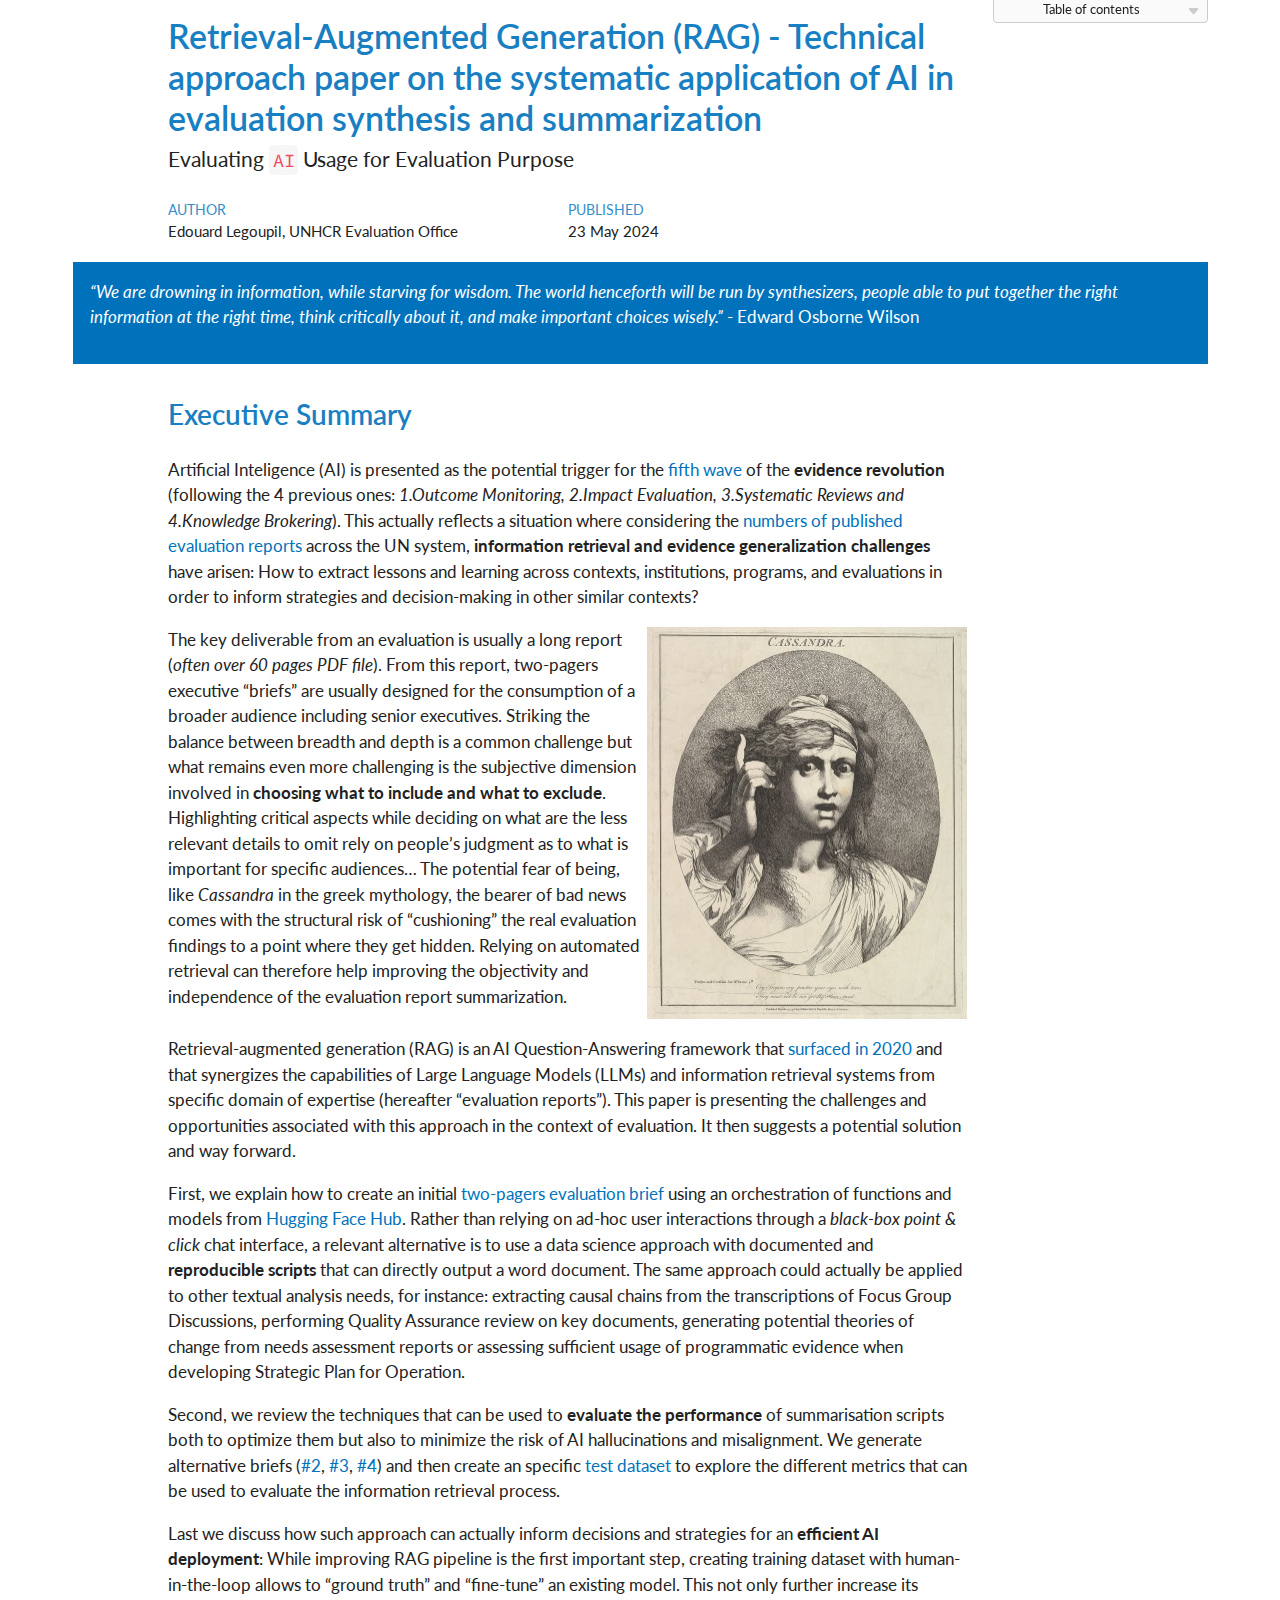
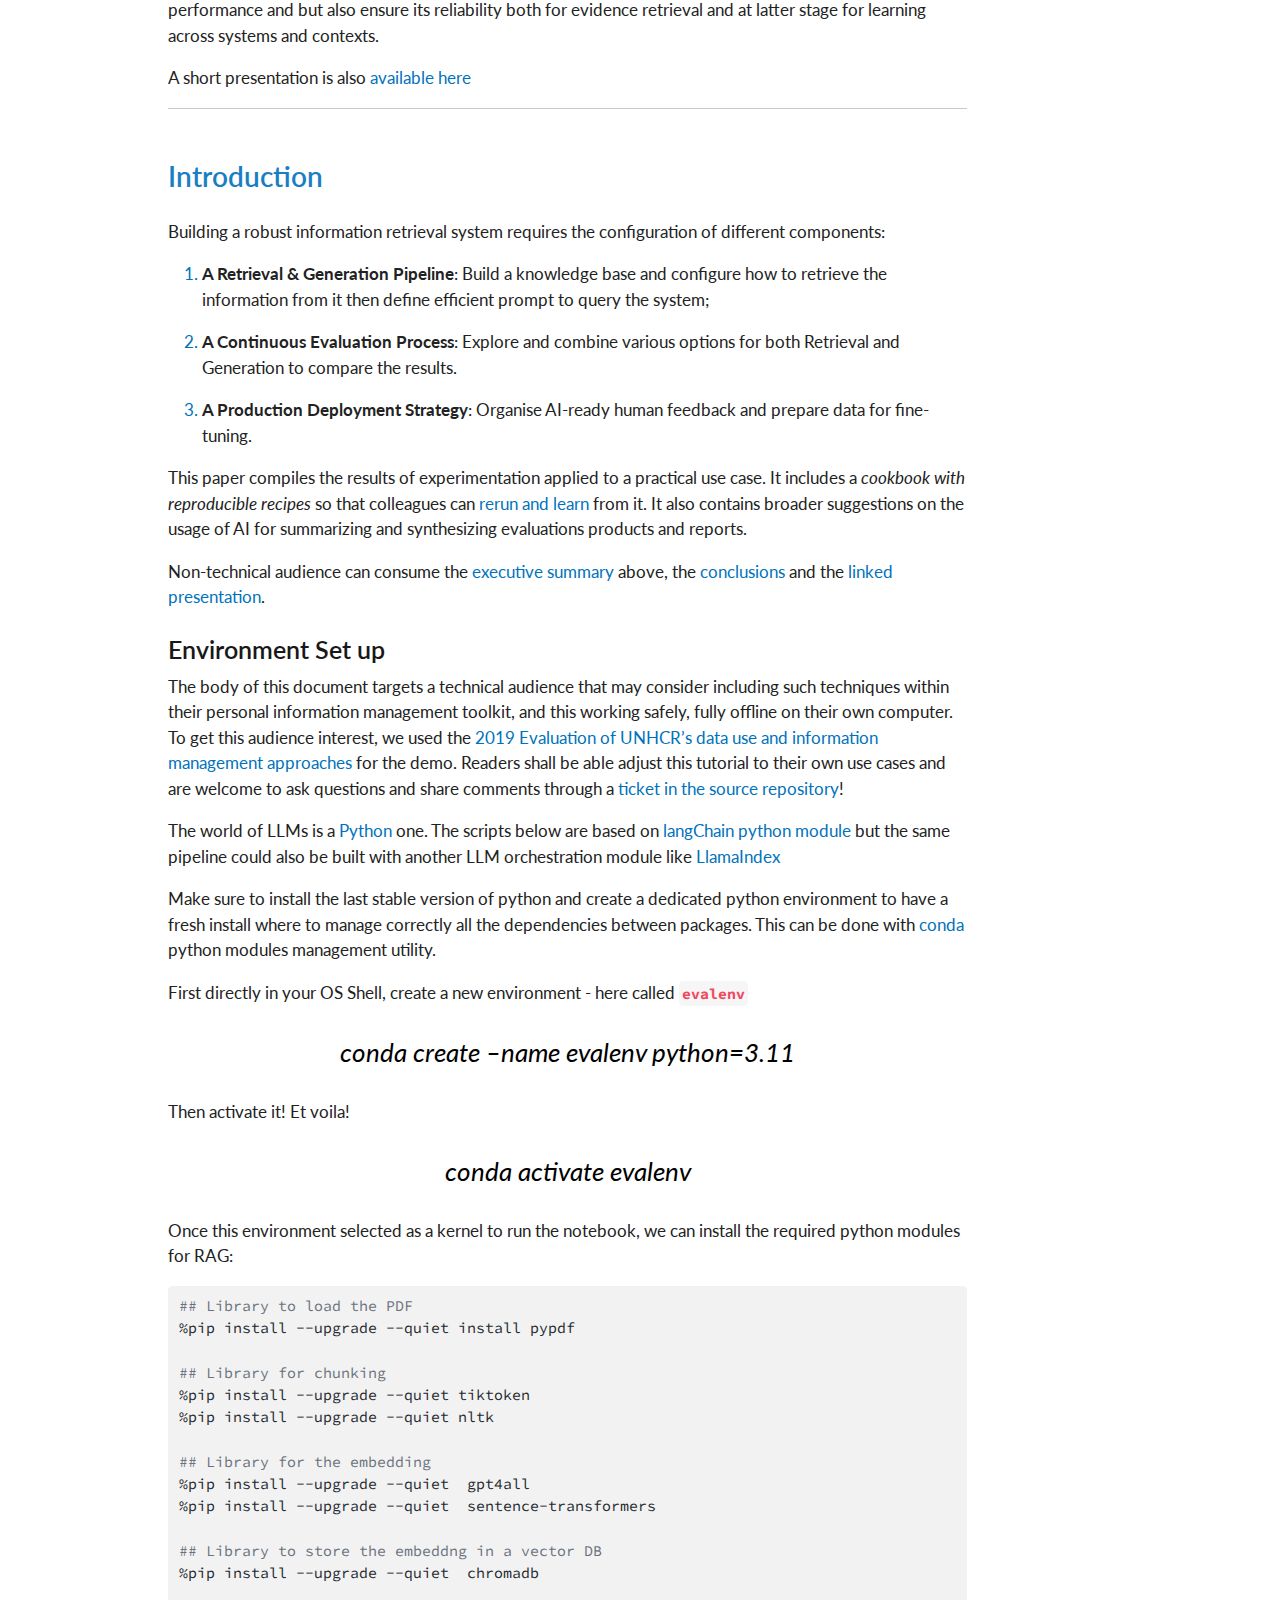
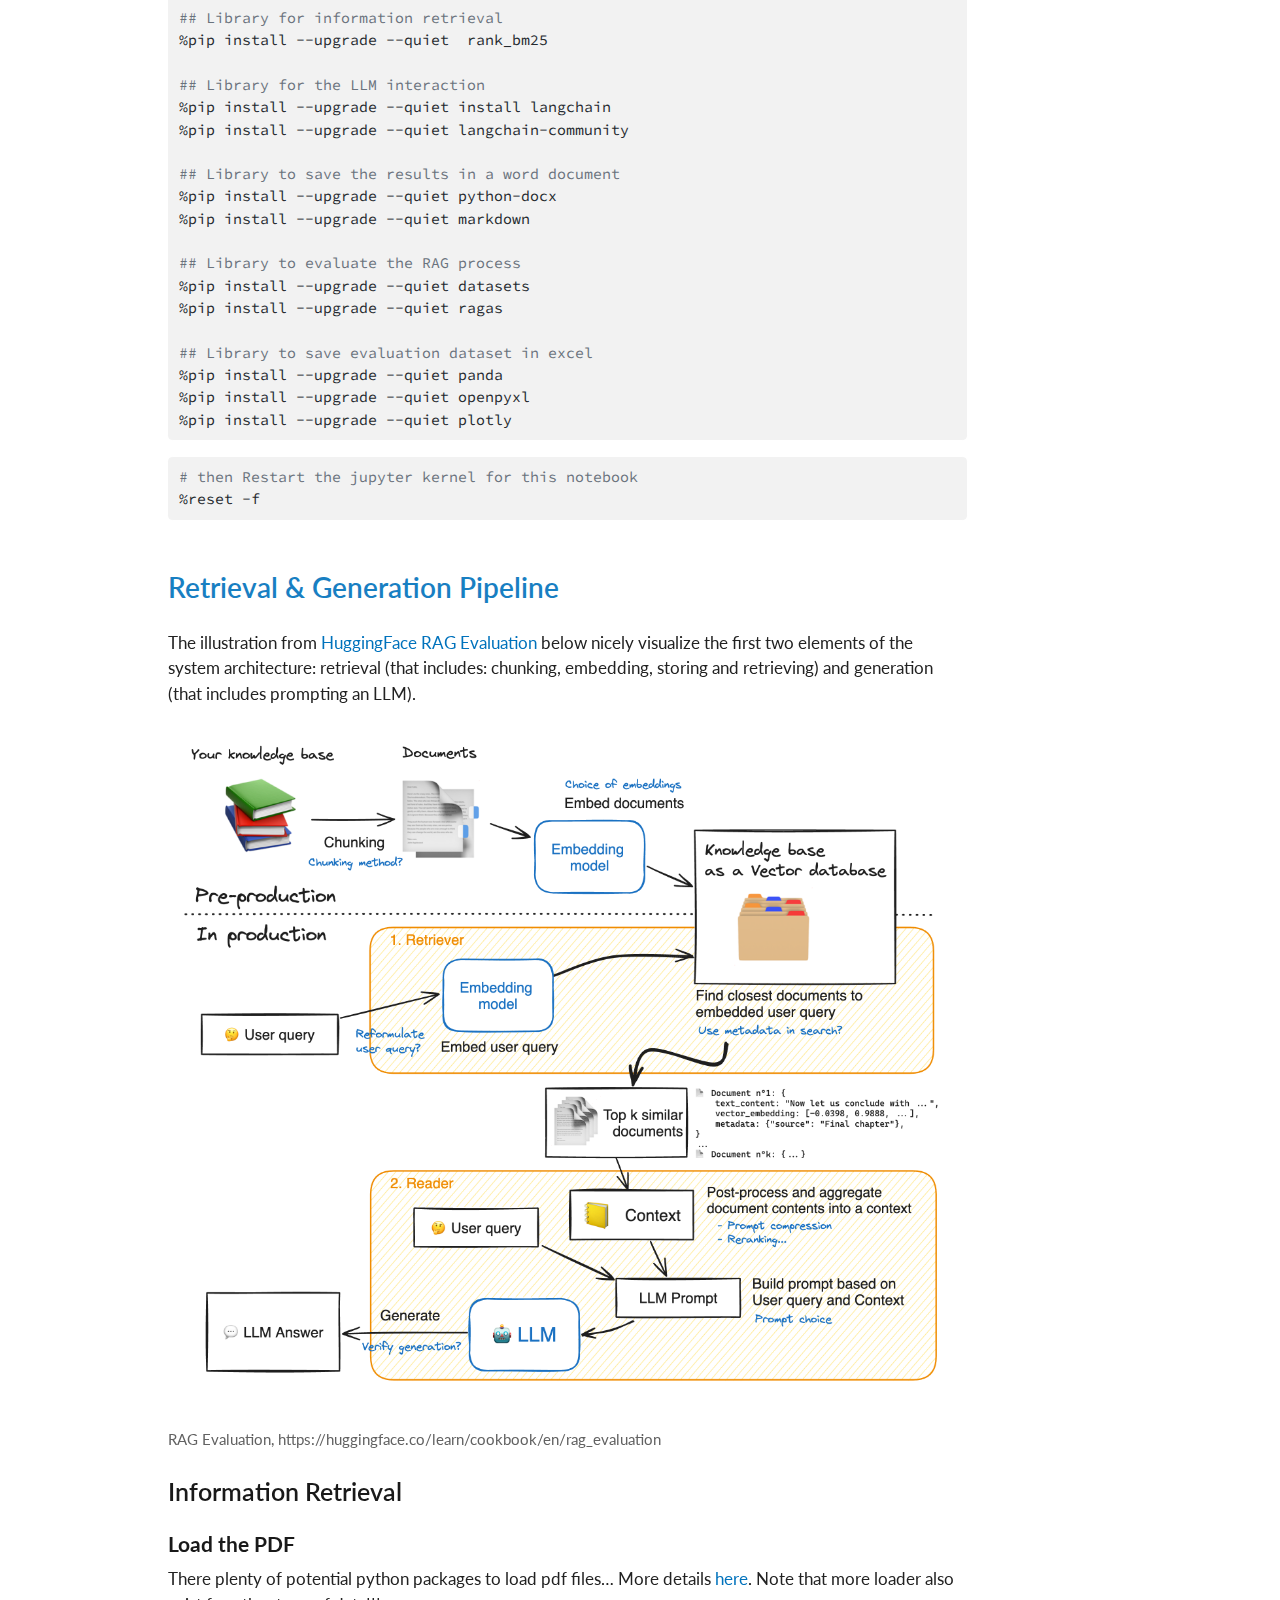
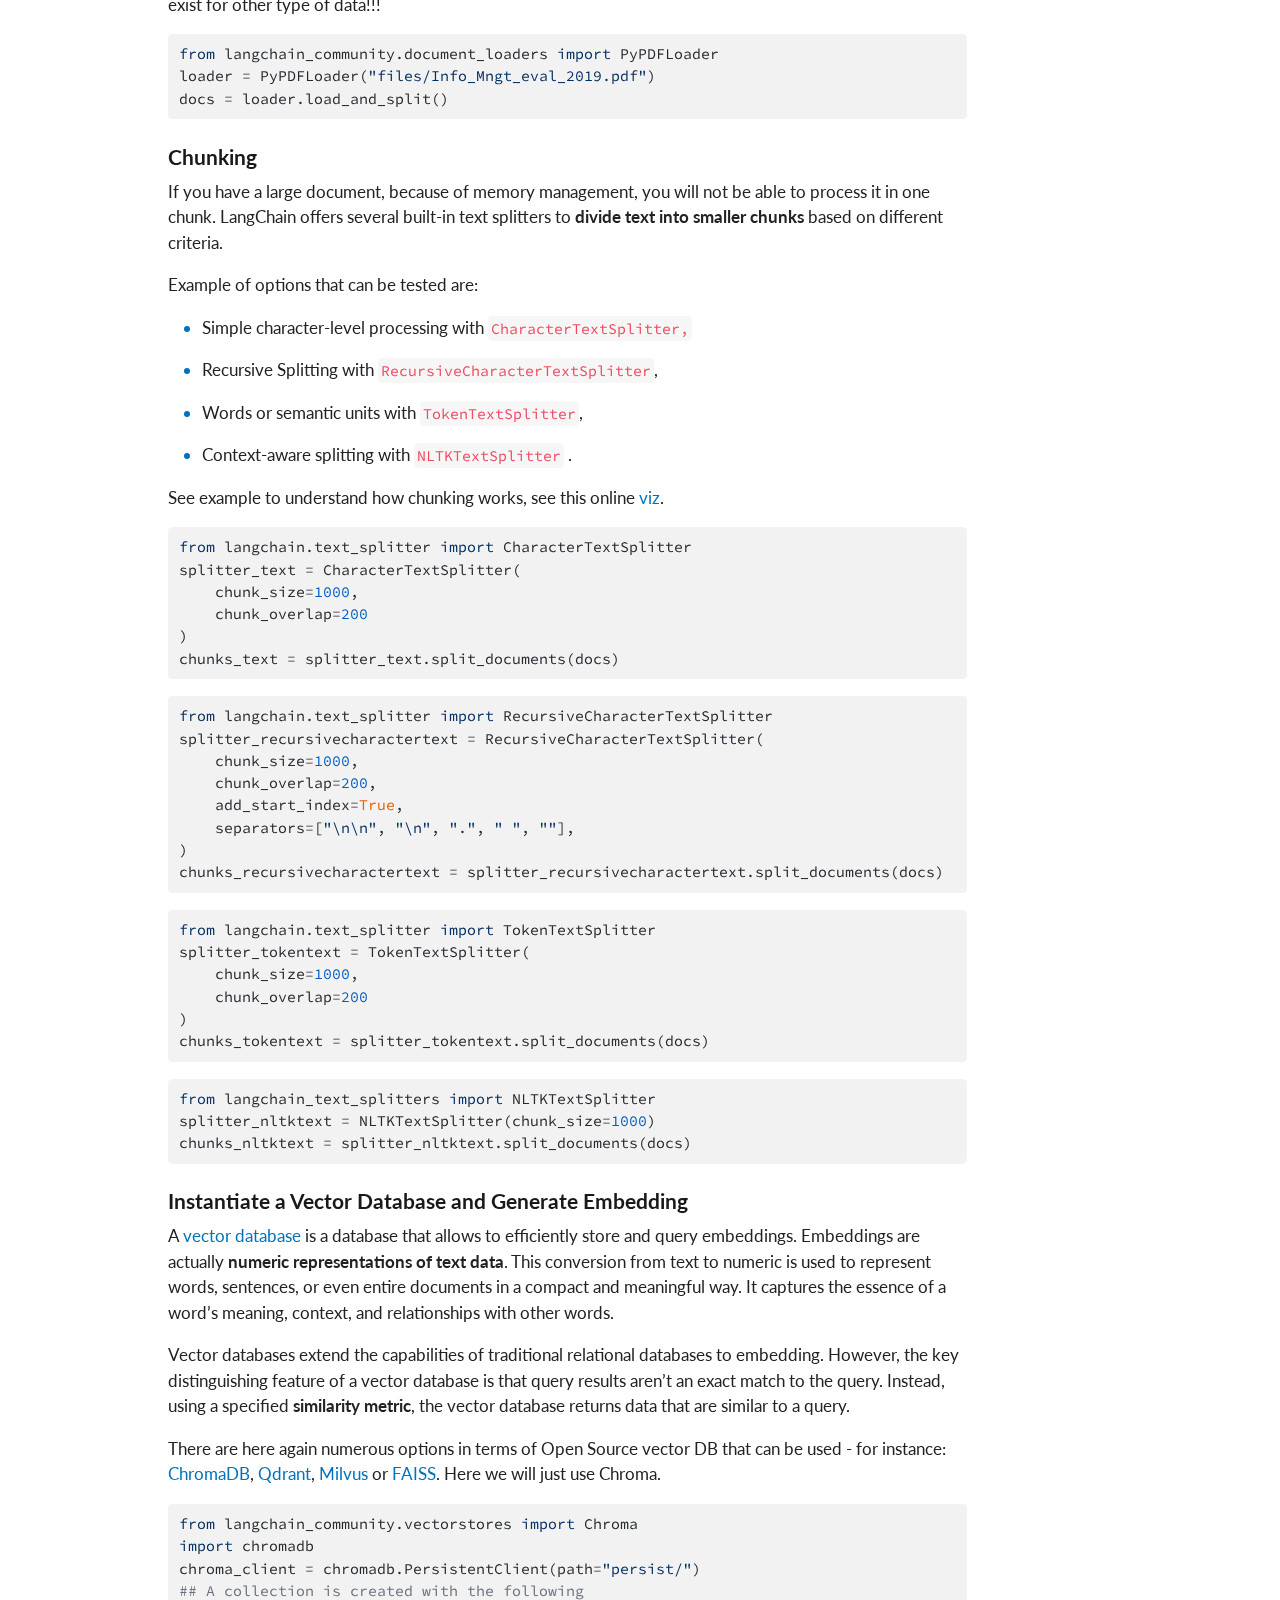
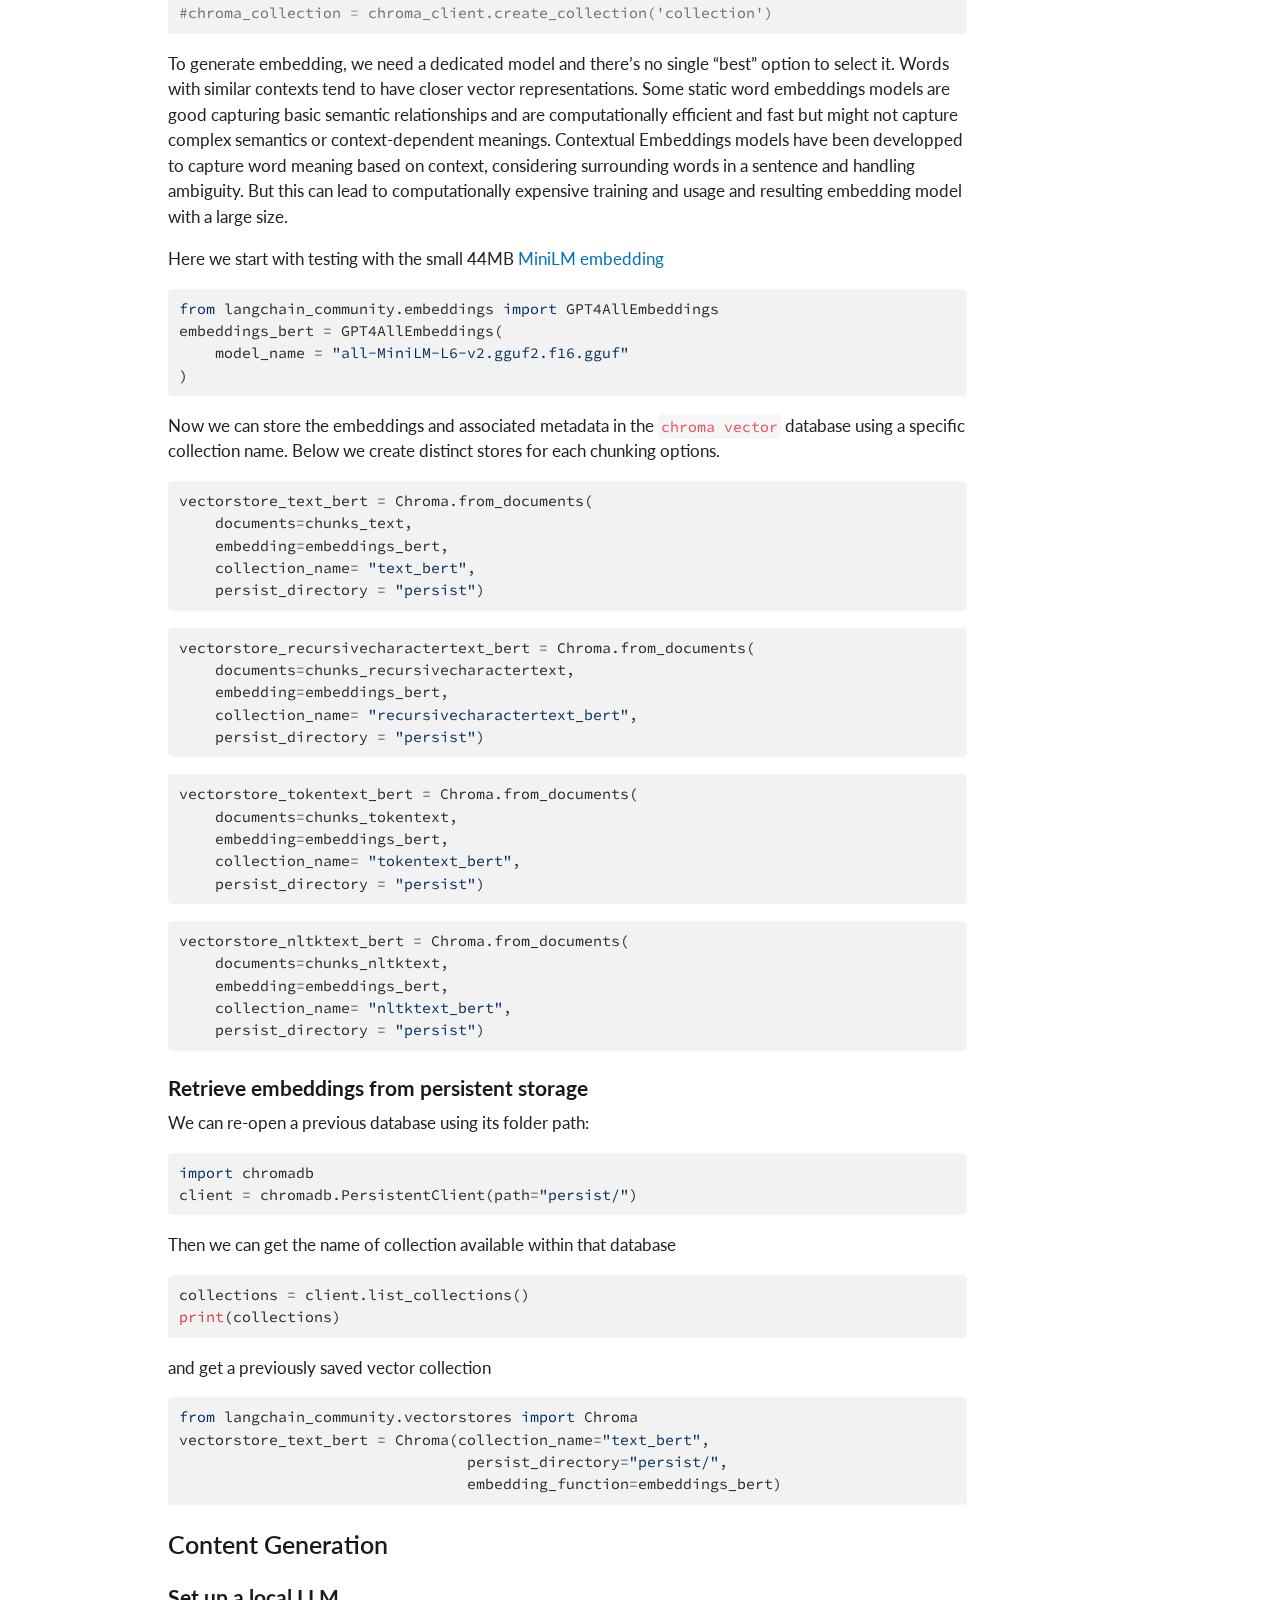
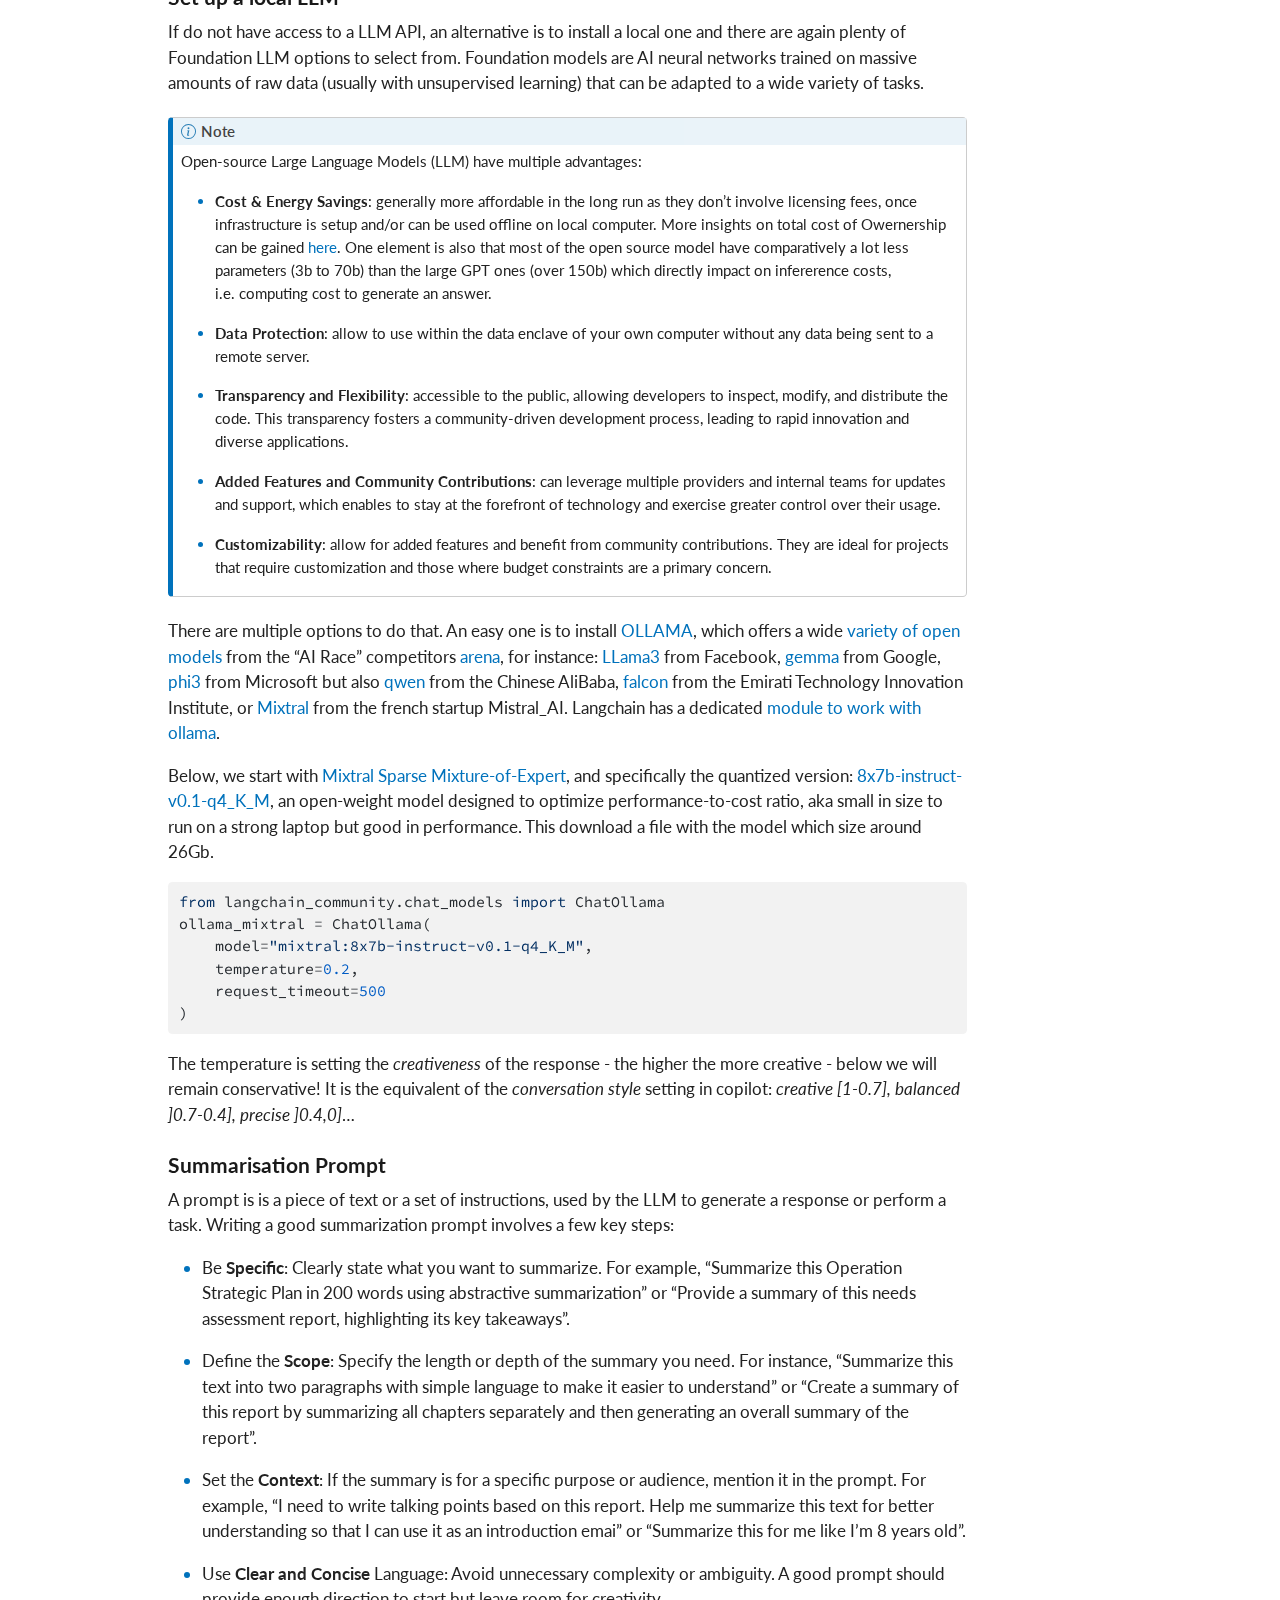
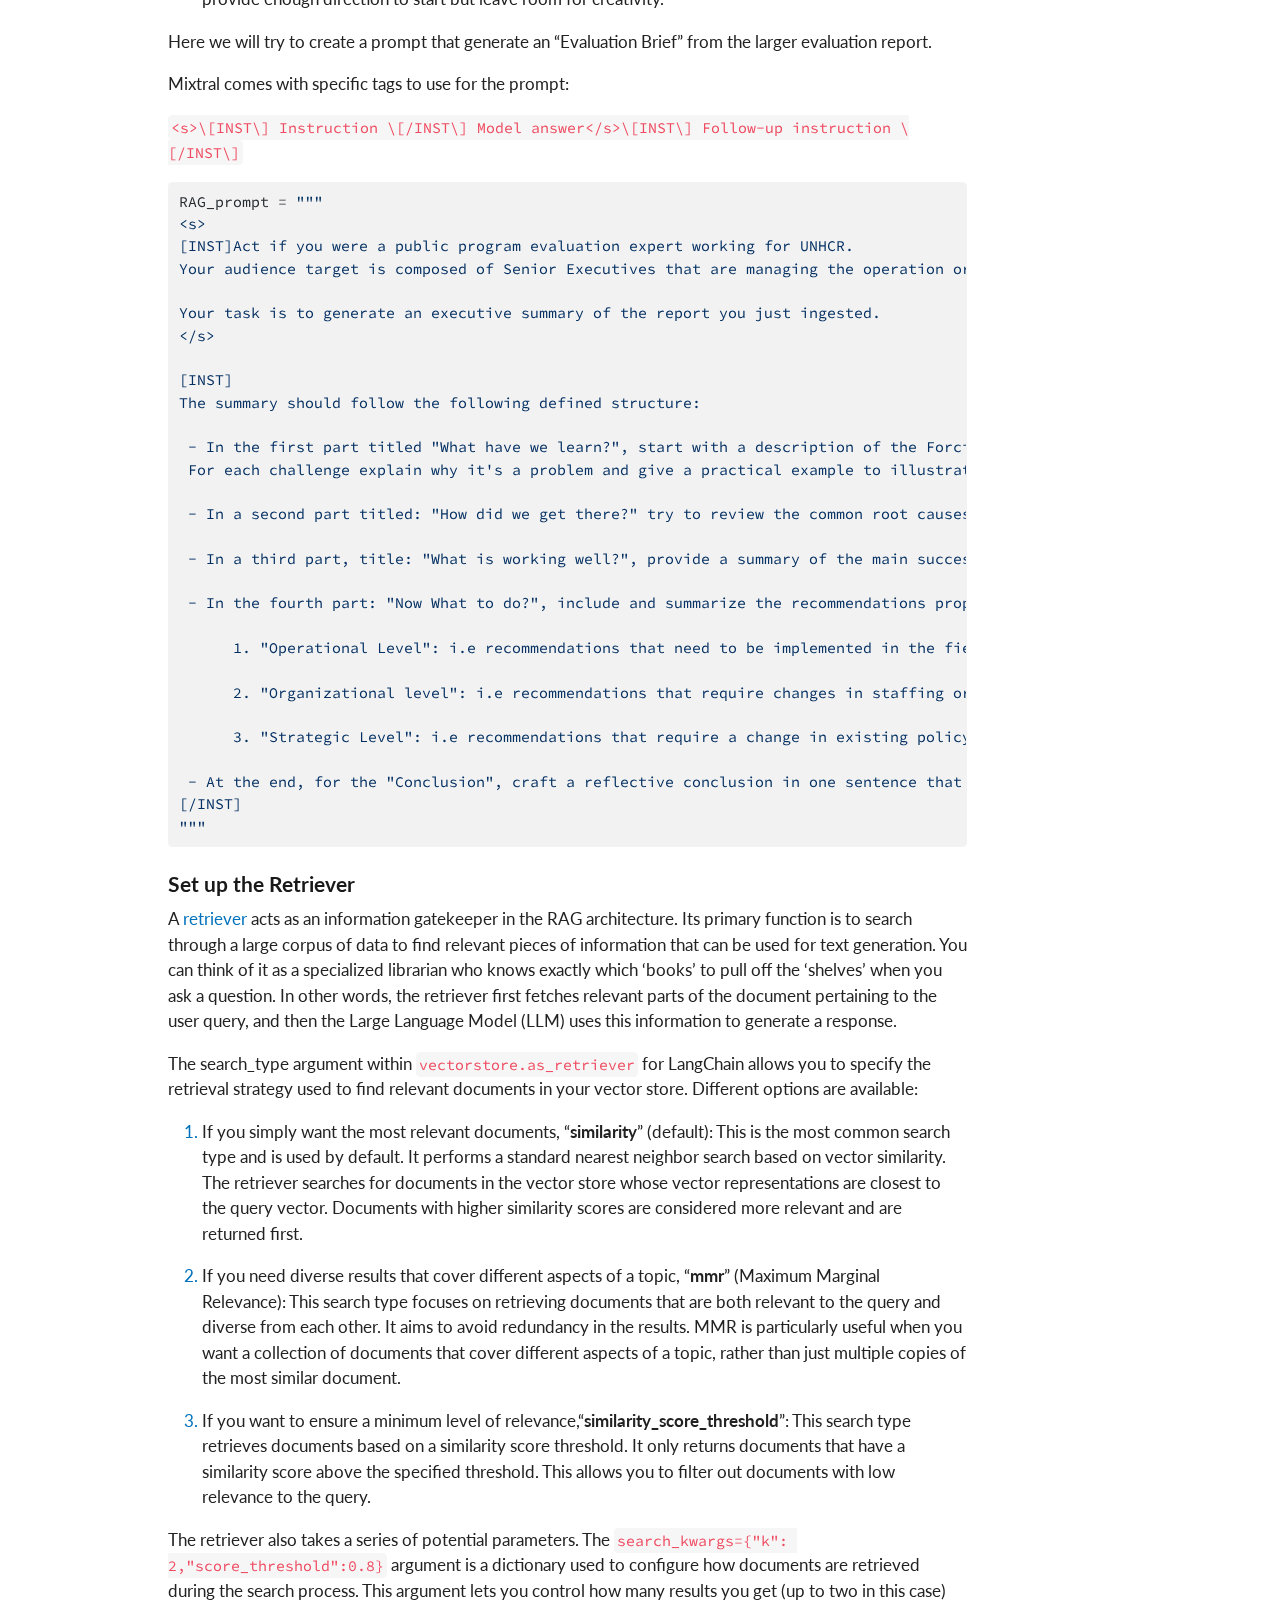
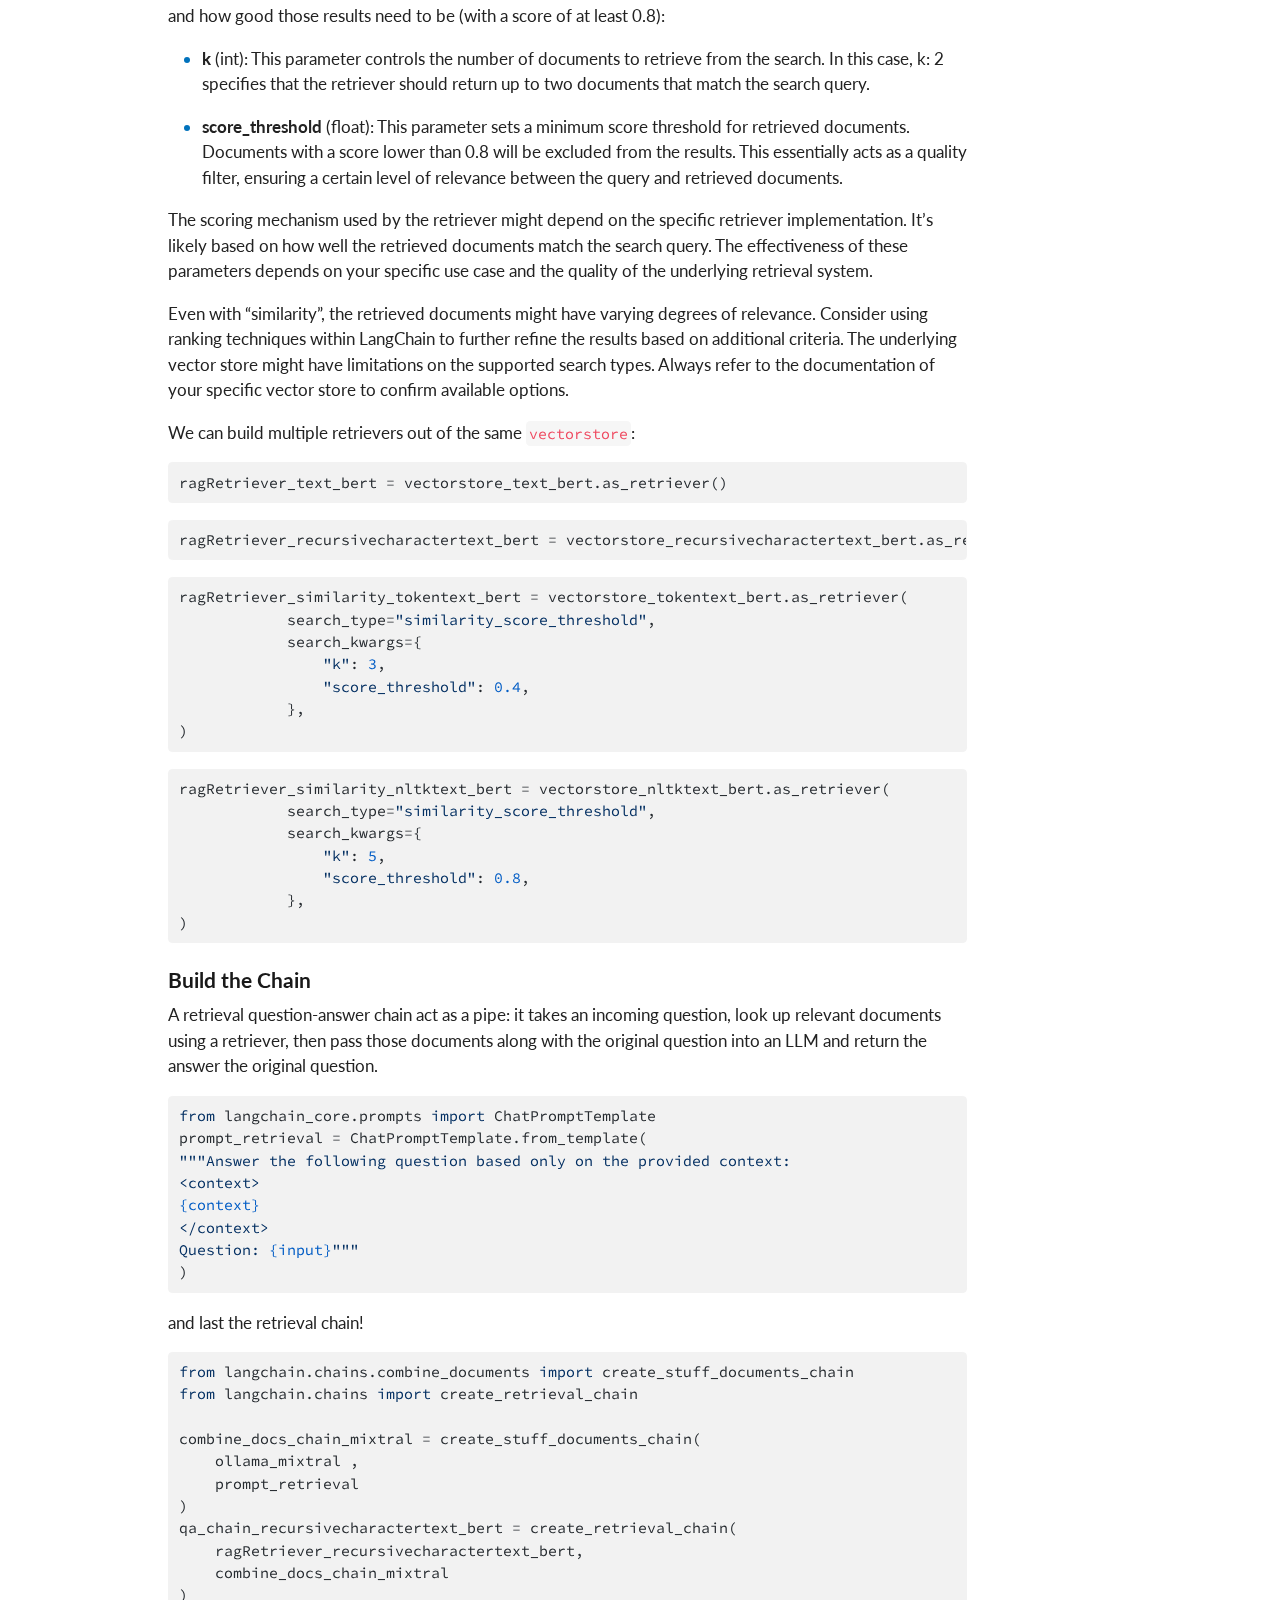
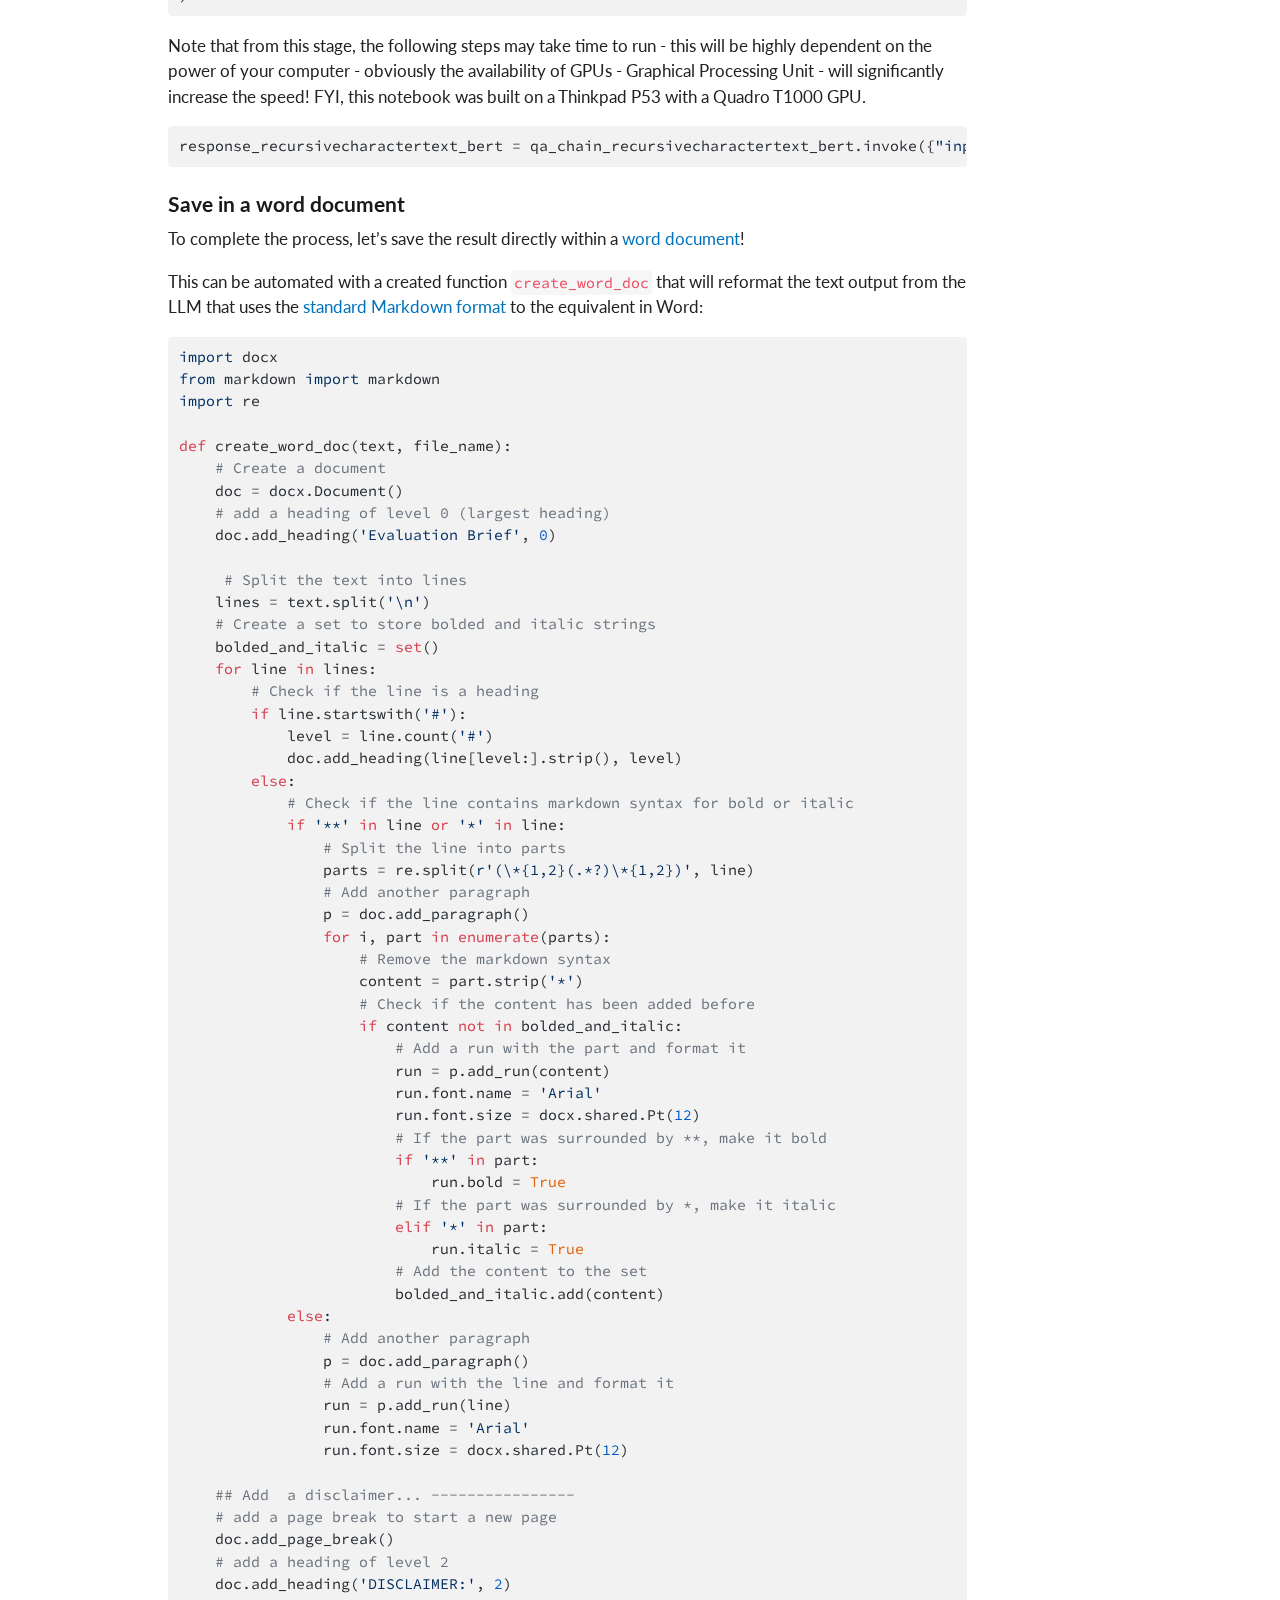
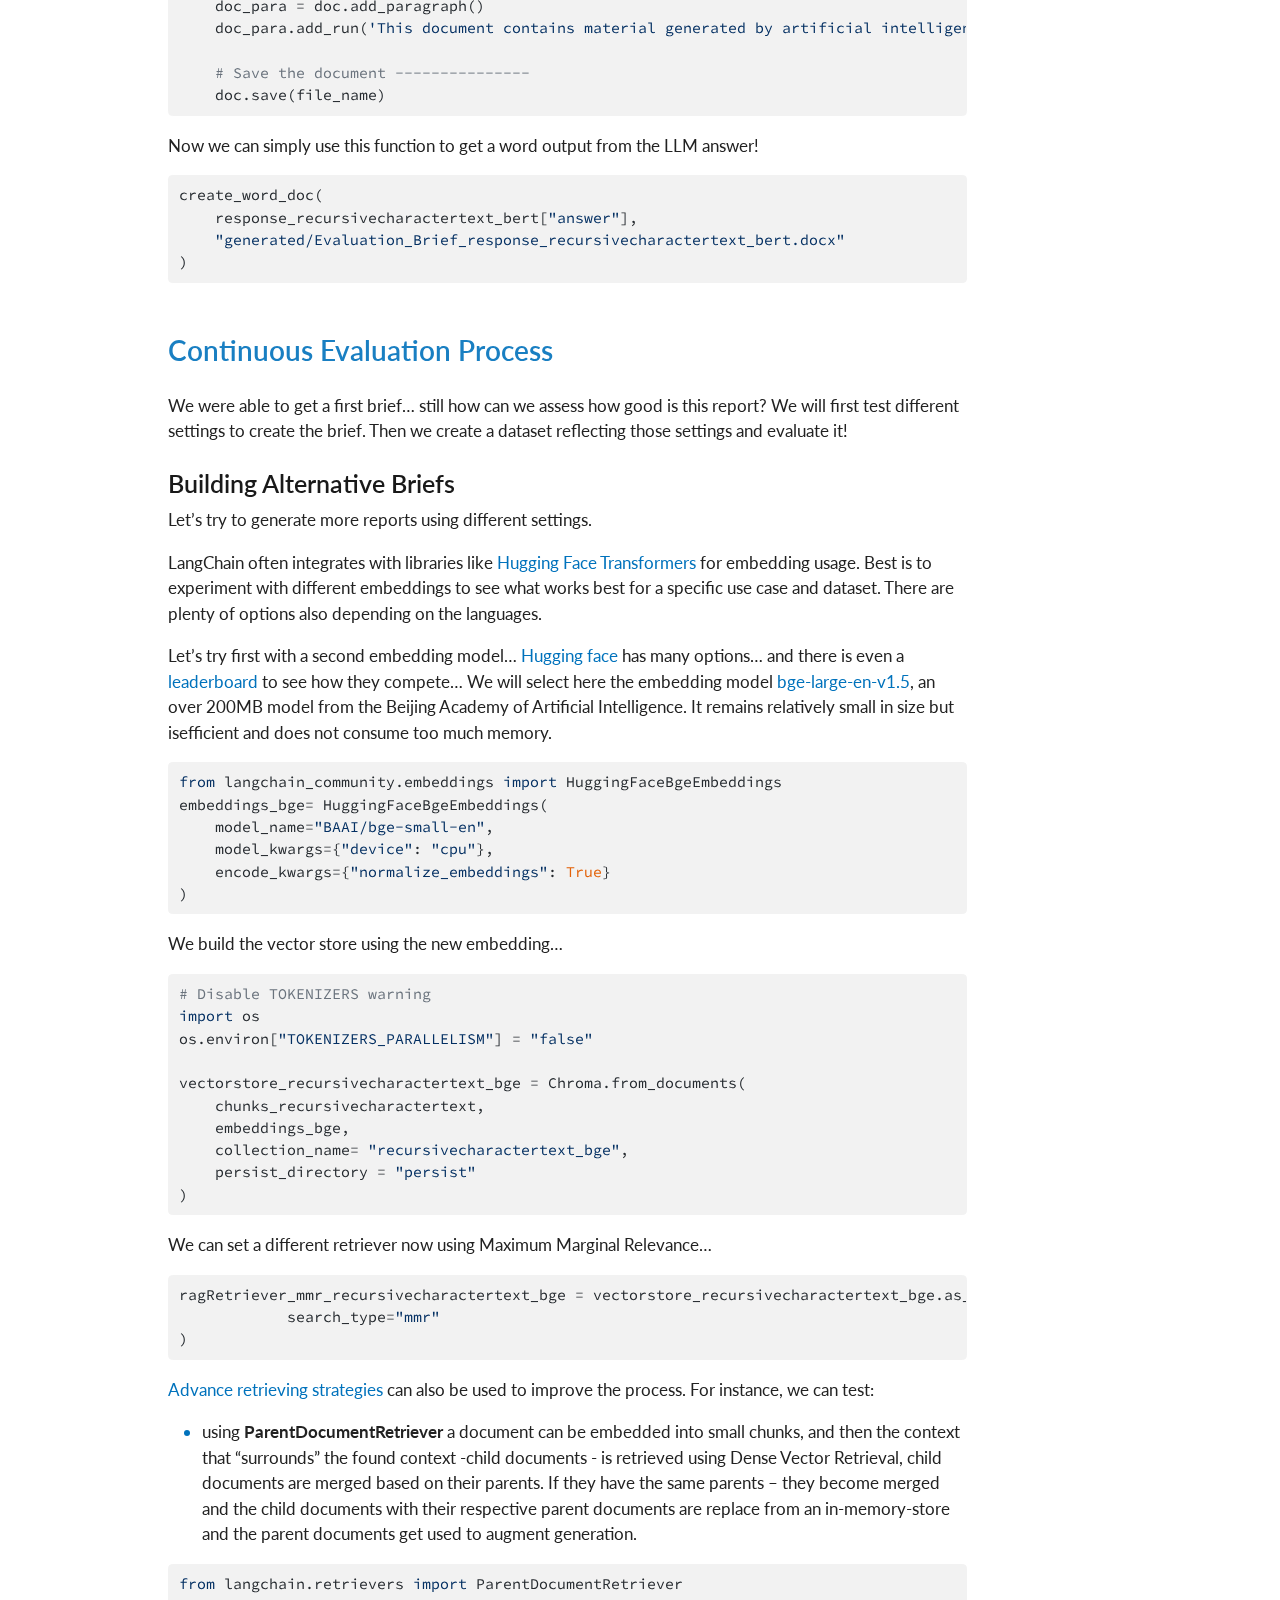
<file: index.html>
<!DOCTYPE html>
<html xmlns="http://www.w3.org/1999/xhtml" lang="en" xml:lang="en"><head>

<meta charset="utf-8">
<meta name="generator" content="quarto-1.3.450">

<meta name="viewport" content="width=device-width, initial-scale=1.0, user-scalable=yes">

<meta name="author" content="Edouard Legoupil, UNHCR Evaluation Office">
<meta name="dcterms.date" content="2024-05-23">

<title>Retrieval-Augmented Generation (RAG) - Technical approach paper on the systematic application of AI in evaluation synthesis and summarization</title>
<style>
code{white-space: pre-wrap;}
span.smallcaps{font-variant: small-caps;}
div.columns{display: flex; gap: min(4vw, 1.5em);}
div.column{flex: auto; overflow-x: auto;}
div.hanging-indent{margin-left: 1.5em; text-indent: -1.5em;}
ul.task-list{list-style: none;}
ul.task-list li input[type="checkbox"] {
  width: 0.8em;
  margin: 0 0.8em 0.2em -1em; /* quarto-specific, see https://github.com/quarto-dev/quarto-cli/issues/4556 */ 
  vertical-align: middle;
}
/* CSS for syntax highlighting */
pre > code.sourceCode { white-space: pre; position: relative; }
pre > code.sourceCode > span { display: inline-block; line-height: 1.25; }
pre > code.sourceCode > span:empty { height: 1.2em; }
.sourceCode { overflow: visible; }
code.sourceCode > span { color: inherit; text-decoration: inherit; }
div.sourceCode { margin: 1em 0; }
pre.sourceCode { margin: 0; }
@media screen {
div.sourceCode { overflow: auto; }
}
@media print {
pre > code.sourceCode { white-space: pre-wrap; }
pre > code.sourceCode > span { text-indent: -5em; padding-left: 5em; }
}
pre.numberSource code
  { counter-reset: source-line 0; }
pre.numberSource code > span
  { position: relative; left: -4em; counter-increment: source-line; }
pre.numberSource code > span > a:first-child::before
  { content: counter(source-line);
    position: relative; left: -1em; text-align: right; vertical-align: baseline;
    border: none; display: inline-block;
    -webkit-touch-callout: none; -webkit-user-select: none;
    -khtml-user-select: none; -moz-user-select: none;
    -ms-user-select: none; user-select: none;
    padding: 0 4px; width: 4em;
  }
pre.numberSource { margin-left: 3em;  padding-left: 4px; }
div.sourceCode
  {   }
@media screen {
pre > code.sourceCode > span > a:first-child::before { text-decoration: underline; }
}
</style>


<script src="index_files/libs/clipboard/clipboard.min.js"></script>
<script src="index_files/libs/quarto-html/quarto.js"></script>
<script src="index_files/libs/quarto-html/popper.min.js"></script>
<script src="index_files/libs/quarto-html/tippy.umd.min.js"></script>
<script src="index_files/libs/quarto-html/anchor.min.js"></script>
<link href="index_files/libs/quarto-html/tippy.css" rel="stylesheet">
<link href="index_files/libs/quarto-html/quarto-syntax-highlighting.css" rel="stylesheet" id="quarto-text-highlighting-styles">
<script src="index_files/libs/bootstrap/bootstrap.min.js"></script>
<link href="index_files/libs/bootstrap/bootstrap-icons.css" rel="stylesheet">
<link href="index_files/libs/bootstrap/bootstrap.min.css" rel="stylesheet" id="quarto-bootstrap" data-mode="light">
<style>html{ scroll-behavior: smooth; }</style>
<link rel="shortcut icon" href="[data-uri]">


</head>

<body>

<div id="quarto-content" class="page-columns page-rows-contents page-layout-article">
<div id="quarto-margin-sidebar" class="sidebar margin-sidebar">
  <nav id="TOC" role="doc-toc" class="toc-active">
    <h2 id="toc-title">Table of contents</h2>
   
  <ul>
  <li><a href="#executive-summary" id="toc-executive-summary" class="nav-link active" data-scroll-target="#executive-summary">Executive Summary</a></li>
  <li><a href="#introduction" id="toc-introduction" class="nav-link" data-scroll-target="#introduction">Introduction</a>
  <ul class="collapse">
  <li><a href="#environment-set-up" id="toc-environment-set-up" class="nav-link" data-scroll-target="#environment-set-up">Environment Set up</a></li>
  </ul></li>
  <li><a href="#retrieval-generation-pipeline" id="toc-retrieval-generation-pipeline" class="nav-link" data-scroll-target="#retrieval-generation-pipeline">Retrieval &amp; Generation Pipeline</a>
  <ul class="collapse">
  <li><a href="#information-retrieval" id="toc-information-retrieval" class="nav-link" data-scroll-target="#information-retrieval">Information Retrieval</a></li>
  <li><a href="#content-generation" id="toc-content-generation" class="nav-link" data-scroll-target="#content-generation">Content Generation</a></li>
  </ul></li>
  <li><a href="#continuous-evaluation-process" id="toc-continuous-evaluation-process" class="nav-link" data-scroll-target="#continuous-evaluation-process">Continuous Evaluation Process</a>
  <ul class="collapse">
  <li><a href="#building-alternative-briefs" id="toc-building-alternative-briefs" class="nav-link" data-scroll-target="#building-alternative-briefs">Building Alternative Briefs</a></li>
  <li><a href="#generating-evaluation-dataset" id="toc-generating-evaluation-dataset" class="nav-link" data-scroll-target="#generating-evaluation-dataset">Generating Evaluation Dataset</a></li>
  <li><a href="#computing-assessment-metrics" id="toc-computing-assessment-metrics" class="nav-link" data-scroll-target="#computing-assessment-metrics">Computing Assessment Metrics</a></li>
  </ul></li>
  <li><a href="#production-deployment-strategy" id="toc-production-deployment-strategy" class="nav-link" data-scroll-target="#production-deployment-strategy">Production Deployment Strategy</a>
  <ul class="collapse">
  <li><a href="#buy-or-build" id="toc-buy-or-build" class="nav-link" data-scroll-target="#buy-or-build">Buy or Build?</a></li>
  <li><a href="#ai-ready-data-human-review-for-ground_truth" id="toc-ai-ready-data-human-review-for-ground_truth" class="nav-link" data-scroll-target="#ai-ready-data-human-review-for-ground_truth">“AI-Ready” data: Human Review for <code>ground_truth</code></a></li>
  <li><a href="#a-fine-tuned-expert-model" id="toc-a-fine-tuned-expert-model" class="nav-link" data-scroll-target="#a-fine-tuned-expert-model">A Fine-Tuned “expert” Model!</a></li>
  </ul></li>
  <li><a href="#conclusions" id="toc-conclusions" class="nav-link" data-scroll-target="#conclusions">Conclusions</a></li>
  <li><a href="#acknowledgement" id="toc-acknowledgement" class="nav-link" data-scroll-target="#acknowledgement">Acknowledgement</a></li>
  </ul>
</nav>
</div>
<main class="content page-columns page-full" id="quarto-document-content">

<header id="title-block-header" class="quarto-title-block default">
<div class="quarto-title">
<h1 class="title">Retrieval-Augmented Generation (RAG) - Technical approach paper on the systematic application of AI in evaluation synthesis and summarization</h1>
<p class="subtitle lead">Evaluating <code>AI</code> Usage for Evaluation Purpose</p>
</div>



<div class="quarto-title-meta">

    <div>
    <div class="quarto-title-meta-heading">Author</div>
    <div class="quarto-title-meta-contents">
             <p>Edouard Legoupil, UNHCR Evaluation Office </p>
          </div>
  </div>
    
    <div>
    <div class="quarto-title-meta-heading">Published</div>
    <div class="quarto-title-meta-contents">
      <p class="date">23 May 2024</p>
    </div>
  </div>
  
    
  </div>
  

</header>

<div class="bg-primary text-white p-3 column-page">
<p><em>“We are drowning in information, while starving for wisdom. The world henceforth will be run by synthesizers, people able to put together the right information at the right time, think critically about it, and make important choices wisely.”</em> - Edward Osborne Wilson</p>
</div>
<section id="executive-summary" class="level2">
<h2 class="anchored" data-anchor-id="executive-summary">Executive Summary</h2>
<p>Artificial Inteligence (AI) is presented as the potential trigger for the <a href="https://www.nature.com/articles/s41599-019-0253-6" target="_blank">fifth wave</a> of the <strong>evidence revolution</strong> (following the 4 previous ones: <em>1.Outcome Monitoring, 2.Impact Evaluation, 3.Systematic Reviews and 4.Knowledge Brokering</em>). This actually reflects a situation where considering the <a href="https://www.uneval.org/evaluation/reports" target="_blank">numbers of published evaluation reports</a> across the UN system, <strong>information retrieval and evidence generalization challenges</strong> have arisen: How to extract lessons and learning across contexts, institutions, programs, and evaluations in order to inform strategies and decision-making in other similar contexts? &nbsp;</p>
<div class="columns">
<div class="column" style="width:60%;">
<p>The key deliverable from an evaluation is usually a long report (<em>often over 60 pages PDF file</em>). From this report, two-pagers executive “briefs” are usually designed for the consumption of a broader audience including senior executives. Striking the balance between breadth and depth is a common challenge but what remains even more challenging is the subjective dimension involved in <strong>choosing what to include and what to exclude</strong>. Highlighting critical aspects while deciding on what are the less relevant details to omit rely on people’s judgment as to what is important for specific audiences… The potential fear of being, like <em>Cassandra</em> in the greek mythology, the bearer of bad news comes with the structural risk of “cushioning” the real evaluation findings to a point where they get hidden. Relying on automated retrieval can therefore help improving the objectivity and independence of the evaluation report summarization.</p>
</div><div class="column" style="width:40%;">
<p><img src="img/de-munt-cassandra-afgebeeld-in-een-script-van-shakespeares-troilus-and-cressida--mzk5njg5mzgzmw.jpg" class="img-fluid" data-fit-align="center"></p>
</div>
</div>
<p>Retrieval-augmented generation (RAG) is an AI Question-Answering framework that <a href="https://arxiv.org/pdf/2005.11401">surfaced in 2020</a> and that synergizes the capabilities of Large Language Models (LLMs) and information retrieval systems from specific domain of expertise (hereafter “evaluation reports”). This paper is presenting the challenges and opportunities associated with this approach in the context of evaluation. It then suggests a potential solution and way forward.</p>
<p>First, we explain how to create an initial <a href="https://github.com/Edouard-Legoupil/rag_extraction/raw/main/generated/Evaluation_Brief_response_recursivecharactertext_bert.docx" target="_blank">two-pagers evaluation brief</a> using an orchestration of functions and models from <a href="https://huggingface.co/docs/hub/index" target="_blank">Hugging Face Hub</a>. Rather than relying on ad-hoc user interactions through a <em>black-box point &amp; click</em> chat interface, a relevant alternative is to use a data science approach with documented and <strong>reproducible scripts</strong> that can directly output a word document. The same approach could actually be applied to other textual analysis needs, for instance: extracting causal chains from the transcriptions of Focus Group Discussions, performing Quality Assurance review on key documents, generating potential theories of change from needs assessment reports or assessing sufficient usage of programmatic evidence when developing Strategic Plan for Operation.</p>
<p>Second, we review the techniques that can be used to <strong>evaluate the performance</strong> of summarisation scripts both to optimize them but also to minimize the risk of AI hallucinations and misalignment. We generate alternative briefs (<a href="https://github.com/Edouard-Legoupil/rag_extraction/raw/main/generated/Evaluation_Brief_response_mmr_recursivecharactertext_bge.docx" target="_blank">#2</a>, <a href="https://github.com/Edouard-Legoupil/rag_extraction/raw/main/generated/Evaluation_Brief_response_parent_recursivecharactertext_bge.docx" target="_blank">#3</a>, <a href="https://github.com/Edouard-Legoupil/rag_extraction/raw/main/generated/Evaluation_Brief_response_ensemble_recursivecharactertext_bge.docx" target="_blank">#4</a>) and then create an specific <a href="https://github.com/Edouard-Legoupil/rag_extraction/tree/main/dataset" target="_blank">test dataset</a> to explore the different metrics that can be used to evaluate the information retrieval process.</p>
<p>Last we discuss how such approach can actually inform decisions and strategies for an <strong>efficient AI deployment</strong>: While improving RAG pipeline is the first important step, creating training dataset with human-in-the-loop allows to “ground truth” and “fine-tune” an existing model. This not only further increase its performance and but also ensure its reliability both for evidence retrieval and at latter stage for learning across systems and contexts.</p>
<p>A short presentation is also <a href="https://edouard-legoupil.github.io/rag_extraction/prez/prez.html" target="_blank">available here</a></p>
<hr>
</section>
<section id="introduction" class="level2">
<h2 class="anchored" data-anchor-id="introduction">Introduction</h2>
<p>Building a robust information retrieval system requires the configuration of different components:</p>
<ol type="1">
<li><p><strong>A Retrieval &amp; Generation Pipeline</strong>: Build a knowledge base and configure how to retrieve the information from it then define efficient prompt to query the system;</p></li>
<li><p><strong>A Continuous Evaluation Process</strong>: Explore and combine various options for both Retrieval and Generation to compare the results.</p></li>
<li><p><strong>A Production Deployment Strategy</strong>: Organise AI-ready human feedback and prepare data for fine-tuning.</p></li>
</ol>
<p>This paper compiles the results of experimentation applied to a practical use case. It includes a <em>cookbook with reproducible recipes</em> so that colleagues can <a href="https://github.com/Edouard-Legoupil/rag_extraction/" target="_blank">rerun and learn</a> from it. It also contains broader suggestions on the usage of AI for summarizing and synthesizing evaluations products and reports.</p>
<p>Non-technical audience can consume the <a href="#executive-summary">executive summary</a> above, the <a href="#conclusions">conclusions</a> and the <a href="https://edouard-legoupil.github.io/rag_extraction/prez/prez.html" target="_blank">linked presentation</a>.</p>
<section id="environment-set-up" class="level3">
<h3 class="anchored" data-anchor-id="environment-set-up">Environment Set up</h3>
<p>The body of this document targets a technical audience that may consider including such techniques within their personal information management toolkit, and this working safely, fully offline on their own computer. To get this audience interest, we used the <a href="https://www.unhcr.org/sites/default/files/legacy-pdf/5dd4f7d24.pdf" target="_blank">2019 Evaluation of UNHCR’s data use and information management approaches</a> for the demo. Readers shall be able adjust this tutorial to their own use cases and are welcome to ask questions and share comments through a <a href="https://github.com/Edouard-Legoupil/rag_extraction/issues/new" target="_blank">ticket in the source repository</a>!</p>
<p>The world of LLMs is a <a href="https://www.python.org/downloads/" target="_blank">Python</a> one. The scripts below are based on <a href="https://python.langchain.com/v0.1/docs/use_cases/question_answering/" target="_blank">langChain python module</a> but the same pipeline could also be built with another LLM orchestration module like <a href="https://docs.llamaindex.ai/en/stable/use_cases/q_and_a/" target="_blank">LlamaIndex</a></p>
<p>Make sure to install the last stable version of python and create a dedicated python environment to have a fresh install where to manage correctly all the dependencies between packages. This can be done with <a href="https://docs.conda.io/en/latest/" target="_blank">conda</a> python modules management utility.</p>
<p>First directly in your OS Shell, create a new environment - here called <strong><code>evalenv</code></strong></p>
<blockquote class="blockquote">
<p>conda create –name evalenv python=3.11</p>
</blockquote>
<p>Then activate it! Et voila!</p>
<blockquote class="blockquote">
<p>conda activate evalenv</p>
</blockquote>
<p>Once this environment selected as a kernel to run the notebook, we can install the required python modules for RAG:</p>
<div class="cell" data-execution_count="1">
<div class="sourceCode cell-code" id="cb1"><pre class="sourceCode python code-with-copy"><code class="sourceCode python"><span id="cb1-1"><a href="#cb1-1" aria-hidden="true" tabindex="-1"></a><span class="co">## Library to load the PDF</span></span>
<span id="cb1-2"><a href="#cb1-2" aria-hidden="true" tabindex="-1"></a><span class="op">%</span>pip install <span class="op">--</span>upgrade <span class="op">--</span>quiet install pypdf</span>
<span id="cb1-3"><a href="#cb1-3" aria-hidden="true" tabindex="-1"></a></span>
<span id="cb1-4"><a href="#cb1-4" aria-hidden="true" tabindex="-1"></a><span class="co">## Library for chunking</span></span>
<span id="cb1-5"><a href="#cb1-5" aria-hidden="true" tabindex="-1"></a><span class="op">%</span>pip install <span class="op">--</span>upgrade <span class="op">--</span>quiet tiktoken</span>
<span id="cb1-6"><a href="#cb1-6" aria-hidden="true" tabindex="-1"></a><span class="op">%</span>pip install <span class="op">--</span>upgrade <span class="op">--</span>quiet nltk</span>
<span id="cb1-7"><a href="#cb1-7" aria-hidden="true" tabindex="-1"></a></span>
<span id="cb1-8"><a href="#cb1-8" aria-hidden="true" tabindex="-1"></a><span class="co">## Library for the embedding</span></span>
<span id="cb1-9"><a href="#cb1-9" aria-hidden="true" tabindex="-1"></a><span class="op">%</span>pip install <span class="op">--</span>upgrade <span class="op">--</span>quiet  gpt4all</span>
<span id="cb1-10"><a href="#cb1-10" aria-hidden="true" tabindex="-1"></a><span class="op">%</span>pip install <span class="op">--</span>upgrade <span class="op">--</span>quiet  sentence<span class="op">-</span>transformers</span>
<span id="cb1-11"><a href="#cb1-11" aria-hidden="true" tabindex="-1"></a></span>
<span id="cb1-12"><a href="#cb1-12" aria-hidden="true" tabindex="-1"></a><span class="co">## Library to store the embeddng in a vector DB</span></span>
<span id="cb1-13"><a href="#cb1-13" aria-hidden="true" tabindex="-1"></a><span class="op">%</span>pip install <span class="op">--</span>upgrade <span class="op">--</span>quiet  chromadb</span>
<span id="cb1-14"><a href="#cb1-14" aria-hidden="true" tabindex="-1"></a></span>
<span id="cb1-15"><a href="#cb1-15" aria-hidden="true" tabindex="-1"></a><span class="co">## Library for information retrieval</span></span>
<span id="cb1-16"><a href="#cb1-16" aria-hidden="true" tabindex="-1"></a><span class="op">%</span>pip install <span class="op">--</span>upgrade <span class="op">--</span>quiet  rank_bm25</span>
<span id="cb1-17"><a href="#cb1-17" aria-hidden="true" tabindex="-1"></a></span>
<span id="cb1-18"><a href="#cb1-18" aria-hidden="true" tabindex="-1"></a><span class="co">## Library for the LLM interaction</span></span>
<span id="cb1-19"><a href="#cb1-19" aria-hidden="true" tabindex="-1"></a><span class="op">%</span>pip install <span class="op">--</span>upgrade <span class="op">--</span>quiet install langchain</span>
<span id="cb1-20"><a href="#cb1-20" aria-hidden="true" tabindex="-1"></a><span class="op">%</span>pip install <span class="op">--</span>upgrade <span class="op">--</span>quiet langchain<span class="op">-</span>community</span>
<span id="cb1-21"><a href="#cb1-21" aria-hidden="true" tabindex="-1"></a></span>
<span id="cb1-22"><a href="#cb1-22" aria-hidden="true" tabindex="-1"></a><span class="co">## Library to save the results in a word document</span></span>
<span id="cb1-23"><a href="#cb1-23" aria-hidden="true" tabindex="-1"></a><span class="op">%</span>pip install <span class="op">--</span>upgrade <span class="op">--</span>quiet python<span class="op">-</span>docx </span>
<span id="cb1-24"><a href="#cb1-24" aria-hidden="true" tabindex="-1"></a><span class="op">%</span>pip install <span class="op">--</span>upgrade <span class="op">--</span>quiet markdown</span>
<span id="cb1-25"><a href="#cb1-25" aria-hidden="true" tabindex="-1"></a></span>
<span id="cb1-26"><a href="#cb1-26" aria-hidden="true" tabindex="-1"></a><span class="co">## Library to evaluate the RAG process</span></span>
<span id="cb1-27"><a href="#cb1-27" aria-hidden="true" tabindex="-1"></a><span class="op">%</span>pip install <span class="op">--</span>upgrade <span class="op">--</span>quiet datasets</span>
<span id="cb1-28"><a href="#cb1-28" aria-hidden="true" tabindex="-1"></a><span class="op">%</span>pip install <span class="op">--</span>upgrade <span class="op">--</span>quiet ragas  </span>
<span id="cb1-29"><a href="#cb1-29" aria-hidden="true" tabindex="-1"></a></span>
<span id="cb1-30"><a href="#cb1-30" aria-hidden="true" tabindex="-1"></a><span class="co">## Library to save evaluation dataset in excel</span></span>
<span id="cb1-31"><a href="#cb1-31" aria-hidden="true" tabindex="-1"></a><span class="op">%</span>pip install <span class="op">--</span>upgrade <span class="op">--</span>quiet panda</span>
<span id="cb1-32"><a href="#cb1-32" aria-hidden="true" tabindex="-1"></a><span class="op">%</span>pip install <span class="op">--</span>upgrade <span class="op">--</span>quiet openpyxl</span>
<span id="cb1-33"><a href="#cb1-33" aria-hidden="true" tabindex="-1"></a><span class="op">%</span>pip install <span class="op">--</span>upgrade <span class="op">--</span>quiet plotly</span></code><button title="Copy to Clipboard" class="code-copy-button"><i class="bi"></i></button></pre></div>
</div>
<div class="cell" data-execution_count="2">
<div class="sourceCode cell-code" id="cb2"><pre class="sourceCode python code-with-copy"><code class="sourceCode python"><span id="cb2-1"><a href="#cb2-1" aria-hidden="true" tabindex="-1"></a><span class="co"># then Restart the jupyter kernel for this notebook</span></span>
<span id="cb2-2"><a href="#cb2-2" aria-hidden="true" tabindex="-1"></a><span class="op">%</span>reset <span class="op">-</span>f</span></code><button title="Copy to Clipboard" class="code-copy-button"><i class="bi"></i></button></pre></div>
</div>
</section>
</section>
<section id="retrieval-generation-pipeline" class="level2">
<h2 class="anchored" data-anchor-id="retrieval-generation-pipeline">Retrieval &amp; Generation Pipeline</h2>
<p>The illustration from <a href="https://huggingface.co/learn/cookbook/en/rag_evaluation" target="_blank">HuggingFace RAG Evaluation</a> below nicely visualize the first two elements of the system architecture: retrieval (that includes: chunking, embedding, storing and retrieving) and generation (that includes prompting an LLM).</p>
<div class="quarto-figure quarto-figure-center">
<figure class="figure">
<p><img src="img/RAG_workflow.png" class="img-fluid figure-img"></p>
<figcaption class="figure-caption">RAG Evaluation, https://huggingface.co/learn/cookbook/en/rag_evaluation</figcaption>
</figure>
</div>
<section id="information-retrieval" class="level3">
<h3 class="anchored" data-anchor-id="information-retrieval">Information Retrieval</h3>
<section id="load-the-pdf" class="level4">
<h4 class="anchored" data-anchor-id="load-the-pdf">Load the PDF</h4>
<p>There plenty of potential python packages to load pdf files… More details <a href="https://python.langchain.com/docs/modules/data_connection/document_loaders/pdf" target="_blank">here</a>. Note that more loader also exist for other type of data!!!</p>
<div class="cell" data-execution_count="3">
<div class="sourceCode cell-code" id="cb3"><pre class="sourceCode python code-with-copy"><code class="sourceCode python"><span id="cb3-1"><a href="#cb3-1" aria-hidden="true" tabindex="-1"></a><span class="im">from</span> langchain_community.document_loaders <span class="im">import</span> PyPDFLoader</span>
<span id="cb3-2"><a href="#cb3-2" aria-hidden="true" tabindex="-1"></a>loader <span class="op">=</span> PyPDFLoader(<span class="st">"files/Info_Mngt_eval_2019.pdf"</span>)</span>
<span id="cb3-3"><a href="#cb3-3" aria-hidden="true" tabindex="-1"></a>docs <span class="op">=</span> loader.load_and_split()</span></code><button title="Copy to Clipboard" class="code-copy-button"><i class="bi"></i></button></pre></div>
</div>
</section>
<section id="chunking" class="level4">
<h4 class="anchored" data-anchor-id="chunking">Chunking</h4>
<p>If you have a large document, because of memory management, you will not be able to process it in one chunk. LangChain offers several built-in text splitters to <strong>divide text into smaller chunks</strong> based on different criteria.</p>
<p>Example of options that can be tested are:</p>
<ul>
<li><p>Simple character-level processing with <code>CharacterTextSplitter,</code></p></li>
<li><p>Recursive Splitting with <code>RecursiveCharacterTextSplitter</code>,</p></li>
<li><p>Words or semantic units with <code>TokenTextSplitter</code>,</p></li>
<li><p>Context-aware splitting with <code>NLTKTextSplitter</code> .</p></li>
</ul>
<p>See example to understand how chunking works, see this online <a href="https://huggingface.co/spaces/m-ric/chunk_visualizer" target="_blank">viz</a>.</p>
<div class="cell" data-execution_count="4">
<div class="sourceCode cell-code" id="cb4"><pre class="sourceCode python code-with-copy"><code class="sourceCode python"><span id="cb4-1"><a href="#cb4-1" aria-hidden="true" tabindex="-1"></a><span class="im">from</span> langchain.text_splitter <span class="im">import</span> CharacterTextSplitter</span>
<span id="cb4-2"><a href="#cb4-2" aria-hidden="true" tabindex="-1"></a>splitter_text <span class="op">=</span> CharacterTextSplitter(</span>
<span id="cb4-3"><a href="#cb4-3" aria-hidden="true" tabindex="-1"></a>    chunk_size<span class="op">=</span><span class="dv">1000</span>, </span>
<span id="cb4-4"><a href="#cb4-4" aria-hidden="true" tabindex="-1"></a>    chunk_overlap<span class="op">=</span><span class="dv">200</span></span>
<span id="cb4-5"><a href="#cb4-5" aria-hidden="true" tabindex="-1"></a>)</span>
<span id="cb4-6"><a href="#cb4-6" aria-hidden="true" tabindex="-1"></a>chunks_text <span class="op">=</span> splitter_text.split_documents(docs)</span></code><button title="Copy to Clipboard" class="code-copy-button"><i class="bi"></i></button></pre></div>
</div>
<div class="cell" data-execution_count="5">
<div class="sourceCode cell-code" id="cb5"><pre class="sourceCode python code-with-copy"><code class="sourceCode python"><span id="cb5-1"><a href="#cb5-1" aria-hidden="true" tabindex="-1"></a><span class="im">from</span> langchain.text_splitter <span class="im">import</span> RecursiveCharacterTextSplitter </span>
<span id="cb5-2"><a href="#cb5-2" aria-hidden="true" tabindex="-1"></a>splitter_recursivecharactertext <span class="op">=</span> RecursiveCharacterTextSplitter(</span>
<span id="cb5-3"><a href="#cb5-3" aria-hidden="true" tabindex="-1"></a>    chunk_size<span class="op">=</span><span class="dv">1000</span>, </span>
<span id="cb5-4"><a href="#cb5-4" aria-hidden="true" tabindex="-1"></a>    chunk_overlap<span class="op">=</span><span class="dv">200</span>,</span>
<span id="cb5-5"><a href="#cb5-5" aria-hidden="true" tabindex="-1"></a>    add_start_index<span class="op">=</span><span class="va">True</span>,</span>
<span id="cb5-6"><a href="#cb5-6" aria-hidden="true" tabindex="-1"></a>    separators<span class="op">=</span>[<span class="st">"</span><span class="ch">\n\n</span><span class="st">"</span>, <span class="st">"</span><span class="ch">\n</span><span class="st">"</span>, <span class="st">"."</span>, <span class="st">" "</span>, <span class="st">""</span>],</span>
<span id="cb5-7"><a href="#cb5-7" aria-hidden="true" tabindex="-1"></a>)</span>
<span id="cb5-8"><a href="#cb5-8" aria-hidden="true" tabindex="-1"></a>chunks_recursivecharactertext <span class="op">=</span> splitter_recursivecharactertext.split_documents(docs)</span></code><button title="Copy to Clipboard" class="code-copy-button"><i class="bi"></i></button></pre></div>
</div>
<div class="cell" data-execution_count="6">
<div class="sourceCode cell-code" id="cb6"><pre class="sourceCode python code-with-copy"><code class="sourceCode python"><span id="cb6-1"><a href="#cb6-1" aria-hidden="true" tabindex="-1"></a><span class="im">from</span> langchain.text_splitter <span class="im">import</span> TokenTextSplitter</span>
<span id="cb6-2"><a href="#cb6-2" aria-hidden="true" tabindex="-1"></a>splitter_tokentext <span class="op">=</span> TokenTextSplitter(</span>
<span id="cb6-3"><a href="#cb6-3" aria-hidden="true" tabindex="-1"></a>    chunk_size<span class="op">=</span><span class="dv">1000</span>, </span>
<span id="cb6-4"><a href="#cb6-4" aria-hidden="true" tabindex="-1"></a>    chunk_overlap<span class="op">=</span><span class="dv">200</span></span>
<span id="cb6-5"><a href="#cb6-5" aria-hidden="true" tabindex="-1"></a>)</span>
<span id="cb6-6"><a href="#cb6-6" aria-hidden="true" tabindex="-1"></a>chunks_tokentext <span class="op">=</span> splitter_tokentext.split_documents(docs)</span></code><button title="Copy to Clipboard" class="code-copy-button"><i class="bi"></i></button></pre></div>
</div>
<div class="cell" data-execution_count="7">
<div class="sourceCode cell-code" id="cb7"><pre class="sourceCode python code-with-copy"><code class="sourceCode python"><span id="cb7-1"><a href="#cb7-1" aria-hidden="true" tabindex="-1"></a><span class="im">from</span> langchain_text_splitters <span class="im">import</span> NLTKTextSplitter</span>
<span id="cb7-2"><a href="#cb7-2" aria-hidden="true" tabindex="-1"></a>splitter_nltktext <span class="op">=</span> NLTKTextSplitter(chunk_size<span class="op">=</span><span class="dv">1000</span>)</span>
<span id="cb7-3"><a href="#cb7-3" aria-hidden="true" tabindex="-1"></a>chunks_nltktext <span class="op">=</span> splitter_nltktext.split_documents(docs)</span></code><button title="Copy to Clipboard" class="code-copy-button"><i class="bi"></i></button></pre></div>
</div>
</section>
<section id="instantiate-a-vector-database-and-generate-embedding" class="level4">
<h4 class="anchored" data-anchor-id="instantiate-a-vector-database-and-generate-embedding">Instantiate a Vector Database and Generate Embedding</h4>
<p>A <a href="https://python.langchain.com/docs/modules/data_connection/vectorstores/" target="_blank">vector database</a> is a database that allows to efficiently store and query embeddings. Embeddings are actually <strong>numeric representations of text data</strong>. This conversion from text to numeric is used to represent words, sentences, or even entire documents in a compact and meaningful way. It captures the essence of a word’s meaning, context, and relationships with other words.</p>
<p>Vector databases extend the capabilities of traditional relational databases to embedding. However, the key distinguishing feature of a vector database is that query results aren’t an exact match to the query. Instead, using a specified <strong>similarity metric</strong>, the vector database returns data that are similar to a query.</p>
<p>There are here again numerous options in terms of Open Source vector DB that can be used - for instance: <a href="https://www.trychroma.com/" target="_blank">ChromaDB</a>, <a href="https://qdrant.tech/" target="_blank">Qdrant</a>, <a href="https://milvus.io/" target="_blank">Milvus</a> or <a href="https://engineering.fb.com/2017/03/29/data-infrastructure/faiss-a-library-for-efficient-similarity-search/" target="_blank">FAISS</a>. Here we will just use Chroma.</p>
<div class="cell" data-execution_count="8">
<div class="sourceCode cell-code" id="cb8"><pre class="sourceCode python code-with-copy"><code class="sourceCode python"><span id="cb8-1"><a href="#cb8-1" aria-hidden="true" tabindex="-1"></a><span class="im">from</span> langchain_community.vectorstores <span class="im">import</span> Chroma</span>
<span id="cb8-2"><a href="#cb8-2" aria-hidden="true" tabindex="-1"></a><span class="im">import</span> chromadb </span>
<span id="cb8-3"><a href="#cb8-3" aria-hidden="true" tabindex="-1"></a>chroma_client <span class="op">=</span> chromadb.PersistentClient(path<span class="op">=</span><span class="st">"persist/"</span>)</span>
<span id="cb8-4"><a href="#cb8-4" aria-hidden="true" tabindex="-1"></a><span class="co">## A collection is created with the following</span></span>
<span id="cb8-5"><a href="#cb8-5" aria-hidden="true" tabindex="-1"></a><span class="co">#chroma_collection = chroma_client.create_collection('collection')</span></span></code><button title="Copy to Clipboard" class="code-copy-button"><i class="bi"></i></button></pre></div>
</div>
<p>To generate embedding, we need a dedicated model and there’s no single “best” option to select it. Words with similar contexts tend to have closer vector representations. Some static word embeddings models are good capturing basic semantic relationships and are computationally efficient and fast but might not capture complex semantics or context-dependent meanings. Contextual Embeddings models have been developped to capture word meaning based on context, considering surrounding words in a sentence and handling ambiguity. But this can lead to computationally expensive training and usage and resulting embedding model with a large size.</p>
<p>Here we start with testing with the small 44MB <a href="https://docs.gpt4all.io/gpt4all_python_embedding.html" target="_blank">MiniLM embedding</a></p>
<div class="cell" data-execution_count="9">
<div class="sourceCode cell-code" id="cb9"><pre class="sourceCode python code-with-copy"><code class="sourceCode python"><span id="cb9-1"><a href="#cb9-1" aria-hidden="true" tabindex="-1"></a><span class="im">from</span> langchain_community.embeddings <span class="im">import</span> GPT4AllEmbeddings </span>
<span id="cb9-2"><a href="#cb9-2" aria-hidden="true" tabindex="-1"></a>embeddings_bert <span class="op">=</span> GPT4AllEmbeddings(</span>
<span id="cb9-3"><a href="#cb9-3" aria-hidden="true" tabindex="-1"></a>    model_name <span class="op">=</span> <span class="st">"all-MiniLM-L6-v2.gguf2.f16.gguf"</span></span>
<span id="cb9-4"><a href="#cb9-4" aria-hidden="true" tabindex="-1"></a>)</span></code><button title="Copy to Clipboard" class="code-copy-button"><i class="bi"></i></button></pre></div>
</div>
<p>Now we can store the embeddings and associated metadata in the <code>chroma vector</code> database using a specific collection name. Below we create distinct stores for each chunking options.</p>
<div class="cell" data-execution_count="10">
<div class="sourceCode cell-code" id="cb10"><pre class="sourceCode python code-with-copy"><code class="sourceCode python"><span id="cb10-1"><a href="#cb10-1" aria-hidden="true" tabindex="-1"></a>vectorstore_text_bert <span class="op">=</span> Chroma.from_documents(</span>
<span id="cb10-2"><a href="#cb10-2" aria-hidden="true" tabindex="-1"></a>    documents<span class="op">=</span>chunks_text, </span>
<span id="cb10-3"><a href="#cb10-3" aria-hidden="true" tabindex="-1"></a>    embedding<span class="op">=</span>embeddings_bert, </span>
<span id="cb10-4"><a href="#cb10-4" aria-hidden="true" tabindex="-1"></a>    collection_name<span class="op">=</span> <span class="st">"text_bert"</span>,</span>
<span id="cb10-5"><a href="#cb10-5" aria-hidden="true" tabindex="-1"></a>    persist_directory <span class="op">=</span> <span class="st">"persist"</span>)</span></code><button title="Copy to Clipboard" class="code-copy-button"><i class="bi"></i></button></pre></div>
</div>
<div class="cell" data-execution_count="11">
<div class="sourceCode cell-code" id="cb11"><pre class="sourceCode python code-with-copy"><code class="sourceCode python"><span id="cb11-1"><a href="#cb11-1" aria-hidden="true" tabindex="-1"></a>vectorstore_recursivecharactertext_bert <span class="op">=</span> Chroma.from_documents(</span>
<span id="cb11-2"><a href="#cb11-2" aria-hidden="true" tabindex="-1"></a>    documents<span class="op">=</span>chunks_recursivecharactertext,</span>
<span id="cb11-3"><a href="#cb11-3" aria-hidden="true" tabindex="-1"></a>    embedding<span class="op">=</span>embeddings_bert,</span>
<span id="cb11-4"><a href="#cb11-4" aria-hidden="true" tabindex="-1"></a>    collection_name<span class="op">=</span> <span class="st">"recursivecharactertext_bert"</span>,</span>
<span id="cb11-5"><a href="#cb11-5" aria-hidden="true" tabindex="-1"></a>    persist_directory <span class="op">=</span> <span class="st">"persist"</span>)</span></code><button title="Copy to Clipboard" class="code-copy-button"><i class="bi"></i></button></pre></div>
</div>
<div class="cell" data-execution_count="12">
<div class="sourceCode cell-code" id="cb12"><pre class="sourceCode python code-with-copy"><code class="sourceCode python"><span id="cb12-1"><a href="#cb12-1" aria-hidden="true" tabindex="-1"></a>vectorstore_tokentext_bert <span class="op">=</span> Chroma.from_documents(</span>
<span id="cb12-2"><a href="#cb12-2" aria-hidden="true" tabindex="-1"></a>    documents<span class="op">=</span>chunks_tokentext, </span>
<span id="cb12-3"><a href="#cb12-3" aria-hidden="true" tabindex="-1"></a>    embedding<span class="op">=</span>embeddings_bert, </span>
<span id="cb12-4"><a href="#cb12-4" aria-hidden="true" tabindex="-1"></a>    collection_name<span class="op">=</span> <span class="st">"tokentext_bert"</span>,</span>
<span id="cb12-5"><a href="#cb12-5" aria-hidden="true" tabindex="-1"></a>    persist_directory <span class="op">=</span> <span class="st">"persist"</span>)</span></code><button title="Copy to Clipboard" class="code-copy-button"><i class="bi"></i></button></pre></div>
</div>
<div class="cell" data-execution_count="13">
<div class="sourceCode cell-code" id="cb13"><pre class="sourceCode python code-with-copy"><code class="sourceCode python"><span id="cb13-1"><a href="#cb13-1" aria-hidden="true" tabindex="-1"></a>vectorstore_nltktext_bert <span class="op">=</span> Chroma.from_documents(</span>
<span id="cb13-2"><a href="#cb13-2" aria-hidden="true" tabindex="-1"></a>    documents<span class="op">=</span>chunks_nltktext, </span>
<span id="cb13-3"><a href="#cb13-3" aria-hidden="true" tabindex="-1"></a>    embedding<span class="op">=</span>embeddings_bert, </span>
<span id="cb13-4"><a href="#cb13-4" aria-hidden="true" tabindex="-1"></a>    collection_name<span class="op">=</span> <span class="st">"nltktext_bert"</span>,</span>
<span id="cb13-5"><a href="#cb13-5" aria-hidden="true" tabindex="-1"></a>    persist_directory <span class="op">=</span> <span class="st">"persist"</span>)</span></code><button title="Copy to Clipboard" class="code-copy-button"><i class="bi"></i></button></pre></div>
</div>
</section>
<section id="retrieve-embeddings-from-persistent-storage" class="level4">
<h4 class="anchored" data-anchor-id="retrieve-embeddings-from-persistent-storage">Retrieve embeddings from persistent storage</h4>
<p>We can re-open a previous database using its folder path:</p>
<div class="cell" data-execution_count="14">
<div class="sourceCode cell-code" id="cb14"><pre class="sourceCode python code-with-copy"><code class="sourceCode python"><span id="cb14-1"><a href="#cb14-1" aria-hidden="true" tabindex="-1"></a><span class="im">import</span> chromadb</span>
<span id="cb14-2"><a href="#cb14-2" aria-hidden="true" tabindex="-1"></a>client <span class="op">=</span> chromadb.PersistentClient(path<span class="op">=</span><span class="st">"persist/"</span>)</span></code><button title="Copy to Clipboard" class="code-copy-button"><i class="bi"></i></button></pre></div>
</div>
<p>Then we can get the name of collection available within that database</p>
<div class="cell" data-execution_count="15">
<div class="sourceCode cell-code" id="cb15"><pre class="sourceCode python code-with-copy"><code class="sourceCode python"><span id="cb15-1"><a href="#cb15-1" aria-hidden="true" tabindex="-1"></a>collections <span class="op">=</span> client.list_collections()</span>
<span id="cb15-2"><a href="#cb15-2" aria-hidden="true" tabindex="-1"></a><span class="bu">print</span>(collections)</span></code><button title="Copy to Clipboard" class="code-copy-button"><i class="bi"></i></button></pre></div>
</div>
<p>and get a previously saved vector collection</p>
<div class="cell" data-execution_count="16">
<div class="sourceCode cell-code" id="cb16"><pre class="sourceCode python code-with-copy"><code class="sourceCode python"><span id="cb16-1"><a href="#cb16-1" aria-hidden="true" tabindex="-1"></a><span class="im">from</span> langchain_community.vectorstores <span class="im">import</span> Chroma</span>
<span id="cb16-2"><a href="#cb16-2" aria-hidden="true" tabindex="-1"></a>vectorstore_text_bert <span class="op">=</span> Chroma(collection_name<span class="op">=</span><span class="st">"text_bert"</span>,</span>
<span id="cb16-3"><a href="#cb16-3" aria-hidden="true" tabindex="-1"></a>                                persist_directory<span class="op">=</span><span class="st">"persist/"</span>, </span>
<span id="cb16-4"><a href="#cb16-4" aria-hidden="true" tabindex="-1"></a>                                embedding_function<span class="op">=</span>embeddings_bert) </span></code><button title="Copy to Clipboard" class="code-copy-button"><i class="bi"></i></button></pre></div>
</div>
</section>
</section>
<section id="content-generation" class="level3">
<h3 class="anchored" data-anchor-id="content-generation">Content Generation</h3>
<section id="set-up-a-local-llm" class="level4">
<h4 class="anchored" data-anchor-id="set-up-a-local-llm">Set up a local LLM</h4>
<p>If do not have access to a LLM API, an alternative is to install a local one and there are again plenty of Foundation LLM options to select from. Foundation models are AI neural networks trained on massive amounts of raw data (usually with unsupervised learning) that can be adapted to a wide variety of tasks.</p>
<div class="callout callout-style-default callout-note callout-titled">
<div class="callout-header d-flex align-content-center">
<div class="callout-icon-container">
<i class="callout-icon"></i>
</div>
<div class="callout-title-container flex-fill">
Note
</div>
</div>
<div class="callout-body-container callout-body">
<p>Open-source Large Language Models (LLM) have multiple advantages:</p>
<ul>
<li><p><strong>Cost &amp; Energy Savings</strong>: generally more affordable in the long run as they don’t involve licensing fees, once infrastructure is setup and/or can be used offline on local computer. More insights on total cost of Owernership can be gained <a href="https://huggingface.co/spaces/mithril-security/TCO_calculator" target="_blank">here</a>. One element is also that most of the open source model have comparatively a lot less parameters (3b to 70b) than the large GPT ones (over 150b) which directly impact on infererence costs, i.e.&nbsp;computing cost to generate an answer.</p></li>
<li><p><strong>Data Protection</strong>: allow to use within the data enclave of your own computer without any data being sent to a remote server.</p></li>
<li><p><strong>Transparency and Flexibility</strong>: accessible to the public, allowing developers to inspect, modify, and distribute the code. This transparency fosters a community-driven development process, leading to rapid innovation and diverse applications.</p></li>
<li><p><strong>Added Features and Community Contributions</strong>: can leverage multiple providers and internal teams for updates and support, which enables to stay at the forefront of technology and exercise greater control over their usage.</p></li>
<li><p><strong>Customizability</strong>: allow for added features and benefit from community contributions. They are ideal for projects that require customization and those where budget constraints are a primary concern.</p></li>
</ul>
</div>
</div>
<p>There are multiple options to do that. An easy one is to install <a href="https://ollama.com/" target="_blank">OLLAMA</a>, which offers a wide <a href="https://ollama.com/library" target="_blank">variety of open models</a> from the “AI Race” competitors <a href="https://chat.lmsys.org/" target="_blank">arena</a>, for instance: <a href="https://ollama.com/library/llama3" target="_blank">LLama3</a> from Facebook, <a href="https://ollama.com/library/gemma" target="_blank">gemma</a> from Google, <a href="https://ollama.com/library/phi3" target="_blank">phi3</a> from Microsoft but also <a href="https://ollama.com/library/qwen" target="_blank">qwen</a> from the Chinese AliBaba, <a href="https://ollama.com/library/falcon" target="_blank">falcon</a> from the Emirati Technology Innovation Institute, or <a href="https://ollama.com/library/mixtral" target="_blank">Mixtral</a> from the french startup Mistral_AI. Langchain has a dedicated <a href="https://python.langchain.com/docs/integrations/chat/ollama" target="_blank">module to work with ollama</a>.</p>
<p>Below, we start with <a href="https://mistral.ai/news/mixtral-of-experts/" target="_blank">Mixtral Sparse Mixture-of-Expert</a>, and specifically the quantized version: <a href="https://huggingface.co/TheBloke/Mixtral-8x7B-Instruct-v0.1-GGUF#explanation-of-quantisation-methods" target="_blank">8x7b-instruct-v0.1-q4_K_M</a>, an open-weight model designed to optimize performance-to-cost ratio, aka small in size to run on a strong laptop but good in performance. This download a file with the model which size around 26Gb.</p>
<div class="cell" data-execution_count="17">
<div class="sourceCode cell-code" id="cb17"><pre class="sourceCode python code-with-copy"><code class="sourceCode python"><span id="cb17-1"><a href="#cb17-1" aria-hidden="true" tabindex="-1"></a><span class="im">from</span> langchain_community.chat_models <span class="im">import</span> ChatOllama</span>
<span id="cb17-2"><a href="#cb17-2" aria-hidden="true" tabindex="-1"></a>ollama_mixtral <span class="op">=</span> ChatOllama(</span>
<span id="cb17-3"><a href="#cb17-3" aria-hidden="true" tabindex="-1"></a>    model<span class="op">=</span><span class="st">"mixtral:8x7b-instruct-v0.1-q4_K_M"</span>,  </span>
<span id="cb17-4"><a href="#cb17-4" aria-hidden="true" tabindex="-1"></a>    temperature<span class="op">=</span><span class="fl">0.2</span>, </span>
<span id="cb17-5"><a href="#cb17-5" aria-hidden="true" tabindex="-1"></a>    request_timeout<span class="op">=</span><span class="dv">500</span></span>
<span id="cb17-6"><a href="#cb17-6" aria-hidden="true" tabindex="-1"></a>)</span></code><button title="Copy to Clipboard" class="code-copy-button"><i class="bi"></i></button></pre></div>
</div>
<p>The temperature is setting the <em>creativeness</em> of the response - the higher the more creative - below we will remain conservative! It is the equivalent of the <em>conversation style</em> setting in copilot: <em>creative [1-0.7], balanced ]0.7-0.4], precise ]0.4,0]</em>…</p>
</section>
<section id="summarisation-prompt" class="level4">
<h4 class="anchored" data-anchor-id="summarisation-prompt">Summarisation Prompt</h4>
<p>A prompt is is a piece of text or a set of instructions, used by the LLM to generate a response or perform a task. Writing a good summarization prompt involves a few key steps:</p>
<ul>
<li><p>Be <strong>Specific</strong>: Clearly state what you want to summarize. For example, “Summarize this Operation Strategic Plan in 200 words using abstractive summarization” or “Provide a summary of this needs assessment report, highlighting its key takeaways”.</p></li>
<li><p>Define the <strong>Scope</strong>: Specify the length or depth of the summary you need. For instance, “Summarize this text into two paragraphs with simple language to make it easier to understand” or “Create a summary of this report by summarizing all chapters separately and then generating an overall summary of the report”.</p></li>
<li><p>Set the <strong>Context</strong>: If the summary is for a specific purpose or audience, mention it in the prompt. For example, “I need to write talking points based on this report. Help me summarize this text for better understanding so that I can use it as an introduction emai” or “Summarize this for me like I’m 8 years old”.</p></li>
<li><p>Use <strong>Clear and Concise</strong> Language: Avoid unnecessary complexity or ambiguity. A good prompt should provide enough direction to start but leave room for creativity.</p></li>
</ul>
<p>Here we will try to create a prompt that generate an “Evaluation Brief” from the larger evaluation report.</p>
<p>Mixtral comes with specific tags to use for the prompt:</p>
<p><code>&lt;s&gt;\[INST\] Instruction \[/INST\] Model answer&lt;/s&gt;\[INST\] Follow-up instruction \[/INST\]</code></p>
<div class="cell" data-execution_count="18">
<div class="sourceCode cell-code" id="cb18"><pre class="sourceCode python code-with-copy"><code class="sourceCode python"><span id="cb18-1"><a href="#cb18-1" aria-hidden="true" tabindex="-1"></a>RAG_prompt <span class="op">=</span> <span class="st">"""</span></span>
<span id="cb18-2"><a href="#cb18-2" aria-hidden="true" tabindex="-1"></a><span class="st">&lt;s&gt; </span></span>
<span id="cb18-3"><a href="#cb18-3" aria-hidden="true" tabindex="-1"></a><span class="st">[INST]Act if you were a public program evaluation expert working for UNHCR. </span></span>
<span id="cb18-4"><a href="#cb18-4" aria-hidden="true" tabindex="-1"></a><span class="st">Your audience target is composed of Senior Executives that are managing the operation or program that got evaluated.[/INST]</span></span>
<span id="cb18-5"><a href="#cb18-5" aria-hidden="true" tabindex="-1"></a></span>
<span id="cb18-6"><a href="#cb18-6" aria-hidden="true" tabindex="-1"></a><span class="st">Your task is to generate an executive summary of the report you just ingested. </span></span>
<span id="cb18-7"><a href="#cb18-7" aria-hidden="true" tabindex="-1"></a><span class="st">&lt;/s&gt;</span></span>
<span id="cb18-8"><a href="#cb18-8" aria-hidden="true" tabindex="-1"></a></span>
<span id="cb18-9"><a href="#cb18-9" aria-hidden="true" tabindex="-1"></a><span class="st">[INST]</span></span>
<span id="cb18-10"><a href="#cb18-10" aria-hidden="true" tabindex="-1"></a><span class="st">The summary should follow the following defined structure:</span></span>
<span id="cb18-11"><a href="#cb18-11" aria-hidden="true" tabindex="-1"></a><span class="st"> </span></span>
<span id="cb18-12"><a href="#cb18-12" aria-hidden="true" tabindex="-1"></a><span class="st"> - In the first part titled "What have we learn?", start with a description of the Forcibly Displaced population in the operation and include as 5 bullet points, the main challenges in relation with the evaluation objectives that have been identified in the document. </span></span>
<span id="cb18-13"><a href="#cb18-13" aria-hidden="true" tabindex="-1"></a><span class="st"> For each challenge explain why it's a problem and give a practical example to illustrate the consequence of this problem.</span></span>
<span id="cb18-14"><a href="#cb18-14" aria-hidden="true" tabindex="-1"></a><span class="st"> </span></span>
<span id="cb18-15"><a href="#cb18-15" aria-hidden="true" tabindex="-1"></a><span class="st"> - In a second part titled: "How did we get there?" try to review the common root causes for all the challenges that have been identified.  </span></span>
<span id="cb18-16"><a href="#cb18-16" aria-hidden="true" tabindex="-1"></a><span class="st"> </span></span>
<span id="cb18-17"><a href="#cb18-17" aria-hidden="true" tabindex="-1"></a><span class="st"> - In a third part, title: "What is working well?", provide a summary of the main success and achievement, i.e. things that have been identified as good practices and / or effective by the evaluators.</span></span>
<span id="cb18-18"><a href="#cb18-18" aria-hidden="true" tabindex="-1"></a><span class="st"> </span></span>
<span id="cb18-19"><a href="#cb18-19" aria-hidden="true" tabindex="-1"></a><span class="st"> - In the fourth part: "Now What to do?", include and summarize the recommendations proposed by the evaluation. Classify the recommendations according to their relevant level:</span></span>
<span id="cb18-20"><a href="#cb18-20" aria-hidden="true" tabindex="-1"></a><span class="st">      </span></span>
<span id="cb18-21"><a href="#cb18-21" aria-hidden="true" tabindex="-1"></a><span class="st">      1. "Operational Level": i.e recommendations that need to be implemented in the field as an adaptation or change of current practices. Please flag clearly, if this is the case, the recommendations related to practice that should be stopped or discontinued;</span></span>
<span id="cb18-22"><a href="#cb18-22" aria-hidden="true" tabindex="-1"></a><span class="st">       </span></span>
<span id="cb18-23"><a href="#cb18-23" aria-hidden="true" tabindex="-1"></a><span class="st">      2. "Organizational level": i.e recommendations that require changes in staffing or capacity building. Please flag clearly, if this is the case, the recommendations related to practice that should be stopped or discontinued;</span></span>
<span id="cb18-24"><a href="#cb18-24" aria-hidden="true" tabindex="-1"></a><span class="st">    </span></span>
<span id="cb18-25"><a href="#cb18-25" aria-hidden="true" tabindex="-1"></a><span class="st">      3. "Strategic Level": i.e recommendations that require a change in existing policy and rules.</span></span>
<span id="cb18-26"><a href="#cb18-26" aria-hidden="true" tabindex="-1"></a><span class="st"> </span></span>
<span id="cb18-27"><a href="#cb18-27" aria-hidden="true" tabindex="-1"></a><span class="st"> - At the end, for the "Conclusion", craft a reflective conclusion in one sentence that highlights the broader significance of the discussed topic. </span></span>
<span id="cb18-28"><a href="#cb18-28" aria-hidden="true" tabindex="-1"></a><span class="st">[/INST]</span></span>
<span id="cb18-29"><a href="#cb18-29" aria-hidden="true" tabindex="-1"></a><span class="st">"""</span></span></code><button title="Copy to Clipboard" class="code-copy-button"><i class="bi"></i></button></pre></div>
</div>
</section>
<section id="set-up-the-retriever" class="level4">
<h4 class="anchored" data-anchor-id="set-up-the-retriever">Set up the Retriever</h4>
<p>A <a href="https://python.langchain.com/docs/modules/data_connection/retrievers/" target="_blank">retriever</a> acts as an information gatekeeper in the RAG architecture. Its primary function is to search through a large corpus of data to find relevant pieces of information that can be used for text generation. You can think of it as a specialized librarian who knows exactly which ‘books’ to pull off the ‘shelves’ when you ask a question. In other words, the retriever first fetches relevant parts of the document pertaining to the user query, and then the Large Language Model (LLM) uses this information to generate a response.</p>
<p>The search_type argument within <code>vectorstore.as_retriever</code> for LangChain allows you to specify the retrieval strategy used to find relevant documents in your vector store. Different options are available:</p>
<ol type="1">
<li><p>If you simply want the most relevant documents, “<strong>similarity</strong>” (default): This is the most common search type and is used by default. It performs a standard nearest neighbor search based on vector similarity. The retriever searches for documents in the vector store whose vector representations are closest to the query vector. Documents with higher similarity scores are considered more relevant and are returned first.</p></li>
<li><p>If you need diverse results that cover different aspects of a topic, “<strong>mmr</strong>” (Maximum Marginal Relevance): This search type focuses on retrieving documents that are both relevant to the query and diverse from each other. It aims to avoid redundancy in the results. MMR is particularly useful when you want a collection of documents that cover different aspects of a topic, rather than just multiple copies of the most similar document.</p></li>
<li><p>If you want to ensure a minimum level of relevance,“<strong>similarity_score_threshold</strong>”: This search type retrieves documents based on a similarity score threshold. It only returns documents that have a similarity score above the specified threshold. This allows you to filter out documents with low relevance to the query.</p></li>
</ol>
<p>The retriever also takes a series of potential parameters. The <code>search_kwargs={"k": 2,"score_threshold":0.8}</code> argument is a dictionary used to configure how documents are retrieved during the search process. This argument lets you control how many results you get (up to two in this case) and how good those results need to be (with a score of at least 0.8):</p>
<ul>
<li><p><strong>k</strong> (int): This parameter controls the number of documents to retrieve from the search. In this case, k: 2 specifies that the retriever should return up to two documents that match the search query.</p></li>
<li><p><strong>score_threshold</strong> (float): This parameter sets a minimum score threshold for retrieved documents. Documents with a score lower than 0.8 will be excluded from the results. This essentially acts as a quality filter, ensuring a certain level of relevance between the query and retrieved documents.</p></li>
</ul>
<p>The scoring mechanism used by the retriever might depend on the specific retriever implementation. It’s likely based on how well the retrieved documents match the search query. The effectiveness of these parameters depends on your specific use case and the quality of the underlying retrieval system.</p>
<p>Even with “similarity”, the retrieved documents might have varying degrees of relevance. Consider using ranking techniques within LangChain to further refine the results based on additional criteria. The underlying vector store might have limitations on the supported search types. Always refer to the documentation of your specific vector store to confirm available options.</p>
<p>We can build multiple retrievers out of the same <code>vectorstore</code>:</p>
<div class="cell" data-execution_count="19">
<div class="sourceCode cell-code" id="cb19"><pre class="sourceCode python code-with-copy"><code class="sourceCode python"><span id="cb19-1"><a href="#cb19-1" aria-hidden="true" tabindex="-1"></a>ragRetriever_text_bert <span class="op">=</span> vectorstore_text_bert.as_retriever()</span></code><button title="Copy to Clipboard" class="code-copy-button"><i class="bi"></i></button></pre></div>
</div>
<div class="cell" data-execution_count="20">
<div class="sourceCode cell-code" id="cb20"><pre class="sourceCode python code-with-copy"><code class="sourceCode python"><span id="cb20-1"><a href="#cb20-1" aria-hidden="true" tabindex="-1"></a>ragRetriever_recursivecharactertext_bert <span class="op">=</span> vectorstore_recursivecharactertext_bert.as_retriever()</span></code><button title="Copy to Clipboard" class="code-copy-button"><i class="bi"></i></button></pre></div>
</div>
<div class="cell" data-execution_count="21">
<div class="sourceCode cell-code" id="cb21"><pre class="sourceCode python code-with-copy"><code class="sourceCode python"><span id="cb21-1"><a href="#cb21-1" aria-hidden="true" tabindex="-1"></a>ragRetriever_similarity_tokentext_bert <span class="op">=</span> vectorstore_tokentext_bert.as_retriever(</span>
<span id="cb21-2"><a href="#cb21-2" aria-hidden="true" tabindex="-1"></a>            search_type<span class="op">=</span><span class="st">"similarity_score_threshold"</span>,</span>
<span id="cb21-3"><a href="#cb21-3" aria-hidden="true" tabindex="-1"></a>            search_kwargs<span class="op">=</span>{</span>
<span id="cb21-4"><a href="#cb21-4" aria-hidden="true" tabindex="-1"></a>                <span class="st">"k"</span>: <span class="dv">3</span>,</span>
<span id="cb21-5"><a href="#cb21-5" aria-hidden="true" tabindex="-1"></a>                <span class="st">"score_threshold"</span>: <span class="fl">0.4</span>,</span>
<span id="cb21-6"><a href="#cb21-6" aria-hidden="true" tabindex="-1"></a>            },</span>
<span id="cb21-7"><a href="#cb21-7" aria-hidden="true" tabindex="-1"></a>)</span></code><button title="Copy to Clipboard" class="code-copy-button"><i class="bi"></i></button></pre></div>
</div>
<div class="cell" data-execution_count="22">
<div class="sourceCode cell-code" id="cb22"><pre class="sourceCode python code-with-copy"><code class="sourceCode python"><span id="cb22-1"><a href="#cb22-1" aria-hidden="true" tabindex="-1"></a>ragRetriever_similarity_nltktext_bert <span class="op">=</span> vectorstore_nltktext_bert.as_retriever(</span>
<span id="cb22-2"><a href="#cb22-2" aria-hidden="true" tabindex="-1"></a>            search_type<span class="op">=</span><span class="st">"similarity_score_threshold"</span>,</span>
<span id="cb22-3"><a href="#cb22-3" aria-hidden="true" tabindex="-1"></a>            search_kwargs<span class="op">=</span>{</span>
<span id="cb22-4"><a href="#cb22-4" aria-hidden="true" tabindex="-1"></a>                <span class="st">"k"</span>: <span class="dv">5</span>,</span>
<span id="cb22-5"><a href="#cb22-5" aria-hidden="true" tabindex="-1"></a>                <span class="st">"score_threshold"</span>: <span class="fl">0.8</span>,</span>
<span id="cb22-6"><a href="#cb22-6" aria-hidden="true" tabindex="-1"></a>            },</span>
<span id="cb22-7"><a href="#cb22-7" aria-hidden="true" tabindex="-1"></a>)</span></code><button title="Copy to Clipboard" class="code-copy-button"><i class="bi"></i></button></pre></div>
</div>
</section>
<section id="build-the-chain" class="level4">
<h4 class="anchored" data-anchor-id="build-the-chain">Build the Chain</h4>
<p>A retrieval question-answer chain act as a pipe: it takes an incoming question, look up relevant documents using a retriever, then pass those documents along with the original question into an LLM and return the answer the original question.</p>
<div class="cell" data-execution_count="23">
<div class="sourceCode cell-code" id="cb23"><pre class="sourceCode python code-with-copy"><code class="sourceCode python"><span id="cb23-1"><a href="#cb23-1" aria-hidden="true" tabindex="-1"></a><span class="im">from</span> langchain_core.prompts <span class="im">import</span> ChatPromptTemplate</span>
<span id="cb23-2"><a href="#cb23-2" aria-hidden="true" tabindex="-1"></a>prompt_retrieval <span class="op">=</span> ChatPromptTemplate.from_template(</span>
<span id="cb23-3"><a href="#cb23-3" aria-hidden="true" tabindex="-1"></a><span class="st">"""Answer the following question based only on the provided context:</span></span>
<span id="cb23-4"><a href="#cb23-4" aria-hidden="true" tabindex="-1"></a><span class="st">&lt;context&gt;</span></span>
<span id="cb23-5"><a href="#cb23-5" aria-hidden="true" tabindex="-1"></a><span class="sc">{context}</span></span>
<span id="cb23-6"><a href="#cb23-6" aria-hidden="true" tabindex="-1"></a><span class="st">&lt;/context&gt;</span></span>
<span id="cb23-7"><a href="#cb23-7" aria-hidden="true" tabindex="-1"></a><span class="st">Question: </span><span class="sc">{input}</span><span class="st">"""</span></span>
<span id="cb23-8"><a href="#cb23-8" aria-hidden="true" tabindex="-1"></a>)</span></code><button title="Copy to Clipboard" class="code-copy-button"><i class="bi"></i></button></pre></div>
</div>
<p>and last the retrieval chain!</p>
<div class="cell" data-execution_count="24">
<div class="sourceCode cell-code" id="cb24"><pre class="sourceCode python code-with-copy"><code class="sourceCode python"><span id="cb24-1"><a href="#cb24-1" aria-hidden="true" tabindex="-1"></a><span class="im">from</span> langchain.chains.combine_documents <span class="im">import</span> create_stuff_documents_chain</span>
<span id="cb24-2"><a href="#cb24-2" aria-hidden="true" tabindex="-1"></a><span class="im">from</span> langchain.chains <span class="im">import</span> create_retrieval_chain</span>
<span id="cb24-3"><a href="#cb24-3" aria-hidden="true" tabindex="-1"></a></span>
<span id="cb24-4"><a href="#cb24-4" aria-hidden="true" tabindex="-1"></a>combine_docs_chain_mixtral <span class="op">=</span> create_stuff_documents_chain(</span>
<span id="cb24-5"><a href="#cb24-5" aria-hidden="true" tabindex="-1"></a>    ollama_mixtral ,</span>
<span id="cb24-6"><a href="#cb24-6" aria-hidden="true" tabindex="-1"></a>    prompt_retrieval</span>
<span id="cb24-7"><a href="#cb24-7" aria-hidden="true" tabindex="-1"></a>)</span>
<span id="cb24-8"><a href="#cb24-8" aria-hidden="true" tabindex="-1"></a>qa_chain_recursivecharactertext_bert <span class="op">=</span> create_retrieval_chain(</span>
<span id="cb24-9"><a href="#cb24-9" aria-hidden="true" tabindex="-1"></a>    ragRetriever_recursivecharactertext_bert, </span>
<span id="cb24-10"><a href="#cb24-10" aria-hidden="true" tabindex="-1"></a>    combine_docs_chain_mixtral</span>
<span id="cb24-11"><a href="#cb24-11" aria-hidden="true" tabindex="-1"></a>)</span></code><button title="Copy to Clipboard" class="code-copy-button"><i class="bi"></i></button></pre></div>
</div>
<p>Note that from this stage, the following steps may take time to run - this will be highly dependent on the power of your computer - obviously the availability of GPUs - Graphical Processing Unit - will significantly increase the speed! FYI, this notebook was built on a Thinkpad P53 with a Quadro T1000 GPU.</p>
<div class="cell" data-execution_count="25">
<div class="sourceCode cell-code" id="cb25"><pre class="sourceCode python code-with-copy"><code class="sourceCode python"><span id="cb25-1"><a href="#cb25-1" aria-hidden="true" tabindex="-1"></a>response_recursivecharactertext_bert <span class="op">=</span> qa_chain_recursivecharactertext_bert.invoke({<span class="st">"input"</span>: RAG_prompt}) </span></code><button title="Copy to Clipboard" class="code-copy-button"><i class="bi"></i></button></pre></div>
</div>
</section>
<section id="save-in-a-word-document" class="level4">
<h4 class="anchored" data-anchor-id="save-in-a-word-document">Save in a word document</h4>
<p>To complete the process, let’s save the result directly within a <a href="https://github.com/Edouard-Legoupil/rag_extraction/raw/main/generated/Evaluation_Brief_response_recursivecharactertext_bert.docx" target="_blank">word document</a>!</p>
<p>This can be automated with a created function <code>create_word_doc</code> that will reformat the text output from the LLM that uses the <a href="https://www.markdownguide.org/getting-started/" target="_blank">standard Markdown format</a> to the equivalent in Word:</p>
<div class="cell" data-execution_count="26">
<div class="sourceCode cell-code" id="cb26"><pre class="sourceCode python code-with-copy"><code class="sourceCode python"><span id="cb26-1"><a href="#cb26-1" aria-hidden="true" tabindex="-1"></a><span class="im">import</span> docx</span>
<span id="cb26-2"><a href="#cb26-2" aria-hidden="true" tabindex="-1"></a><span class="im">from</span> markdown <span class="im">import</span> markdown</span>
<span id="cb26-3"><a href="#cb26-3" aria-hidden="true" tabindex="-1"></a><span class="im">import</span> re</span>
<span id="cb26-4"><a href="#cb26-4" aria-hidden="true" tabindex="-1"></a></span>
<span id="cb26-5"><a href="#cb26-5" aria-hidden="true" tabindex="-1"></a><span class="kw">def</span> create_word_doc(text, file_name):</span>
<span id="cb26-6"><a href="#cb26-6" aria-hidden="true" tabindex="-1"></a>    <span class="co"># Create a document</span></span>
<span id="cb26-7"><a href="#cb26-7" aria-hidden="true" tabindex="-1"></a>    doc <span class="op">=</span> docx.Document()</span>
<span id="cb26-8"><a href="#cb26-8" aria-hidden="true" tabindex="-1"></a>    <span class="co"># add a heading of level 0 (largest heading)</span></span>
<span id="cb26-9"><a href="#cb26-9" aria-hidden="true" tabindex="-1"></a>    doc.add_heading(<span class="st">'Evaluation Brief'</span>, <span class="dv">0</span>) </span>
<span id="cb26-10"><a href="#cb26-10" aria-hidden="true" tabindex="-1"></a></span>
<span id="cb26-11"><a href="#cb26-11" aria-hidden="true" tabindex="-1"></a>     <span class="co"># Split the text into lines</span></span>
<span id="cb26-12"><a href="#cb26-12" aria-hidden="true" tabindex="-1"></a>    lines <span class="op">=</span> text.split(<span class="st">'</span><span class="ch">\n</span><span class="st">'</span>)</span>
<span id="cb26-13"><a href="#cb26-13" aria-hidden="true" tabindex="-1"></a>    <span class="co"># Create a set to store bolded and italic strings</span></span>
<span id="cb26-14"><a href="#cb26-14" aria-hidden="true" tabindex="-1"></a>    bolded_and_italic <span class="op">=</span> <span class="bu">set</span>()</span>
<span id="cb26-15"><a href="#cb26-15" aria-hidden="true" tabindex="-1"></a>    <span class="cf">for</span> line <span class="kw">in</span> lines:</span>
<span id="cb26-16"><a href="#cb26-16" aria-hidden="true" tabindex="-1"></a>        <span class="co"># Check if the line is a heading</span></span>
<span id="cb26-17"><a href="#cb26-17" aria-hidden="true" tabindex="-1"></a>        <span class="cf">if</span> line.startswith(<span class="st">'#'</span>):</span>
<span id="cb26-18"><a href="#cb26-18" aria-hidden="true" tabindex="-1"></a>            level <span class="op">=</span> line.count(<span class="st">'#'</span>)</span>
<span id="cb26-19"><a href="#cb26-19" aria-hidden="true" tabindex="-1"></a>            doc.add_heading(line[level:].strip(), level)</span>
<span id="cb26-20"><a href="#cb26-20" aria-hidden="true" tabindex="-1"></a>        <span class="cf">else</span>:</span>
<span id="cb26-21"><a href="#cb26-21" aria-hidden="true" tabindex="-1"></a>            <span class="co"># Check if the line contains markdown syntax for bold or italic</span></span>
<span id="cb26-22"><a href="#cb26-22" aria-hidden="true" tabindex="-1"></a>            <span class="cf">if</span> <span class="st">'**'</span> <span class="kw">in</span> line <span class="kw">or</span> <span class="st">'*'</span> <span class="kw">in</span> line:</span>
<span id="cb26-23"><a href="#cb26-23" aria-hidden="true" tabindex="-1"></a>                <span class="co"># Split the line into parts</span></span>
<span id="cb26-24"><a href="#cb26-24" aria-hidden="true" tabindex="-1"></a>                parts <span class="op">=</span> re.split(<span class="vs">r'(\*{1,2}(.*?)\*{1,2})'</span>, line)</span>
<span id="cb26-25"><a href="#cb26-25" aria-hidden="true" tabindex="-1"></a>                <span class="co"># Add another paragraph</span></span>
<span id="cb26-26"><a href="#cb26-26" aria-hidden="true" tabindex="-1"></a>                p <span class="op">=</span> doc.add_paragraph()</span>
<span id="cb26-27"><a href="#cb26-27" aria-hidden="true" tabindex="-1"></a>                <span class="cf">for</span> i, part <span class="kw">in</span> <span class="bu">enumerate</span>(parts):</span>
<span id="cb26-28"><a href="#cb26-28" aria-hidden="true" tabindex="-1"></a>                    <span class="co"># Remove the markdown syntax</span></span>
<span id="cb26-29"><a href="#cb26-29" aria-hidden="true" tabindex="-1"></a>                    content <span class="op">=</span> part.strip(<span class="st">'*'</span>)</span>
<span id="cb26-30"><a href="#cb26-30" aria-hidden="true" tabindex="-1"></a>                    <span class="co"># Check if the content has been added before</span></span>
<span id="cb26-31"><a href="#cb26-31" aria-hidden="true" tabindex="-1"></a>                    <span class="cf">if</span> content <span class="kw">not</span> <span class="kw">in</span> bolded_and_italic:</span>
<span id="cb26-32"><a href="#cb26-32" aria-hidden="true" tabindex="-1"></a>                        <span class="co"># Add a run with the part and format it</span></span>
<span id="cb26-33"><a href="#cb26-33" aria-hidden="true" tabindex="-1"></a>                        run <span class="op">=</span> p.add_run(content)</span>
<span id="cb26-34"><a href="#cb26-34" aria-hidden="true" tabindex="-1"></a>                        run.font.name <span class="op">=</span> <span class="st">'Arial'</span></span>
<span id="cb26-35"><a href="#cb26-35" aria-hidden="true" tabindex="-1"></a>                        run.font.size <span class="op">=</span> docx.shared.Pt(<span class="dv">12</span>)</span>
<span id="cb26-36"><a href="#cb26-36" aria-hidden="true" tabindex="-1"></a>                        <span class="co"># If the part was surrounded by **, make it bold</span></span>
<span id="cb26-37"><a href="#cb26-37" aria-hidden="true" tabindex="-1"></a>                        <span class="cf">if</span> <span class="st">'**'</span> <span class="kw">in</span> part:</span>
<span id="cb26-38"><a href="#cb26-38" aria-hidden="true" tabindex="-1"></a>                            run.bold <span class="op">=</span> <span class="va">True</span></span>
<span id="cb26-39"><a href="#cb26-39" aria-hidden="true" tabindex="-1"></a>                        <span class="co"># If the part was surrounded by *, make it italic</span></span>
<span id="cb26-40"><a href="#cb26-40" aria-hidden="true" tabindex="-1"></a>                        <span class="cf">elif</span> <span class="st">'*'</span> <span class="kw">in</span> part:</span>
<span id="cb26-41"><a href="#cb26-41" aria-hidden="true" tabindex="-1"></a>                            run.italic <span class="op">=</span> <span class="va">True</span></span>
<span id="cb26-42"><a href="#cb26-42" aria-hidden="true" tabindex="-1"></a>                        <span class="co"># Add the content to the set</span></span>
<span id="cb26-43"><a href="#cb26-43" aria-hidden="true" tabindex="-1"></a>                        bolded_and_italic.add(content)</span>
<span id="cb26-44"><a href="#cb26-44" aria-hidden="true" tabindex="-1"></a>            <span class="cf">else</span>:</span>
<span id="cb26-45"><a href="#cb26-45" aria-hidden="true" tabindex="-1"></a>                <span class="co"># Add another paragraph</span></span>
<span id="cb26-46"><a href="#cb26-46" aria-hidden="true" tabindex="-1"></a>                p <span class="op">=</span> doc.add_paragraph()</span>
<span id="cb26-47"><a href="#cb26-47" aria-hidden="true" tabindex="-1"></a>                <span class="co"># Add a run with the line and format it</span></span>
<span id="cb26-48"><a href="#cb26-48" aria-hidden="true" tabindex="-1"></a>                run <span class="op">=</span> p.add_run(line)</span>
<span id="cb26-49"><a href="#cb26-49" aria-hidden="true" tabindex="-1"></a>                run.font.name <span class="op">=</span> <span class="st">'Arial'</span></span>
<span id="cb26-50"><a href="#cb26-50" aria-hidden="true" tabindex="-1"></a>                run.font.size <span class="op">=</span> docx.shared.Pt(<span class="dv">12</span>)</span>
<span id="cb26-51"><a href="#cb26-51" aria-hidden="true" tabindex="-1"></a></span>
<span id="cb26-52"><a href="#cb26-52" aria-hidden="true" tabindex="-1"></a>    <span class="co">## Add  a disclaimer... ----------------</span></span>
<span id="cb26-53"><a href="#cb26-53" aria-hidden="true" tabindex="-1"></a>    <span class="co"># add a page break to start a new page</span></span>
<span id="cb26-54"><a href="#cb26-54" aria-hidden="true" tabindex="-1"></a>    doc.add_page_break()</span>
<span id="cb26-55"><a href="#cb26-55" aria-hidden="true" tabindex="-1"></a>    <span class="co"># add a heading of level 2</span></span>
<span id="cb26-56"><a href="#cb26-56" aria-hidden="true" tabindex="-1"></a>    doc.add_heading(<span class="st">'DISCLAIMER:'</span>, <span class="dv">2</span>)</span>
<span id="cb26-57"><a href="#cb26-57" aria-hidden="true" tabindex="-1"></a>    doc_para <span class="op">=</span> doc.add_paragraph() </span>
<span id="cb26-58"><a href="#cb26-58" aria-hidden="true" tabindex="-1"></a>    doc_para.add_run(<span class="st">'This document contains material generated by artificial intelligence technology. While efforts have been made to ensure accuracy, please be aware that AI-generated content may not always fully represent the intent or expertise of human-authored material and may contain errors or inaccuracies. An AI model might generate content that sounds plausible but that is either factually incorrect or unrelated to the given context. These unexpected outcomes, also called AI hallucinations, can stem from biases, under-performing information retrieval, lack of real-world understanding, or limitations in training data.'</span>).italic <span class="op">=</span> <span class="va">True</span></span>
<span id="cb26-59"><a href="#cb26-59" aria-hidden="true" tabindex="-1"></a></span>
<span id="cb26-60"><a href="#cb26-60" aria-hidden="true" tabindex="-1"></a>    <span class="co"># Save the document ---------------</span></span>
<span id="cb26-61"><a href="#cb26-61" aria-hidden="true" tabindex="-1"></a>    doc.save(file_name)</span></code><button title="Copy to Clipboard" class="code-copy-button"><i class="bi"></i></button></pre></div>
</div>
<p>Now we can simply use this function to get a word output from the LLM answer!</p>
<div class="cell" data-execution_count="27">
<div class="sourceCode cell-code" id="cb27"><pre class="sourceCode python code-with-copy"><code class="sourceCode python"><span id="cb27-1"><a href="#cb27-1" aria-hidden="true" tabindex="-1"></a>create_word_doc(</span>
<span id="cb27-2"><a href="#cb27-2" aria-hidden="true" tabindex="-1"></a>    response_recursivecharactertext_bert[<span class="st">"answer"</span>], </span>
<span id="cb27-3"><a href="#cb27-3" aria-hidden="true" tabindex="-1"></a>    <span class="st">"generated/Evaluation_Brief_response_recursivecharactertext_bert.docx"</span></span>
<span id="cb27-4"><a href="#cb27-4" aria-hidden="true" tabindex="-1"></a>)</span></code><button title="Copy to Clipboard" class="code-copy-button"><i class="bi"></i></button></pre></div>
</div>
</section>
</section>
</section>
<section id="continuous-evaluation-process" class="level2">
<h2 class="anchored" data-anchor-id="continuous-evaluation-process">Continuous Evaluation Process</h2>
<p>We were able to get a first brief… still how can we assess how good is this report? We will first test different settings to create the brief. Then we create a dataset reflecting those settings and evaluate it!</p>
<section id="building-alternative-briefs" class="level3">
<h3 class="anchored" data-anchor-id="building-alternative-briefs">Building Alternative Briefs</h3>
<p>Let’s try to generate more reports using different settings.</p>
<p>LangChain often integrates with libraries like <a href="https://huggingface.co/sentence-transformers" target="_blank">Hugging Face Transformers</a> for embedding usage. Best is to experiment with different embeddings to see what works best for a specific use case and dataset. There are plenty of options also depending on the languages.</p>
<p>Let’s try first with a second embedding model… <a href="https://huggingface.co/models?pipeline_tag=feature-extraction&amp;sort=trending" target="_blank">Hugging face</a> has many options… and there is even a <a href="https://huggingface.co/spaces/mteb/leaderboard" target="_blank">leaderboard</a> to see how they compete… We will select here the embedding model <a href="https://huggingface.co/BAAI/bge-large-en-v1.5" target="_blank">bge-large-en-v1.5</a>, an over 200MB model from the Beijing Academy of Artificial Intelligence. It remains relatively small in size but isefficient and does not consume too much memory.</p>
<div class="cell" data-execution_count="28">
<div class="sourceCode cell-code" id="cb28"><pre class="sourceCode python code-with-copy"><code class="sourceCode python"><span id="cb28-1"><a href="#cb28-1" aria-hidden="true" tabindex="-1"></a><span class="im">from</span> langchain_community.embeddings <span class="im">import</span> HuggingFaceBgeEmbeddings</span>
<span id="cb28-2"><a href="#cb28-2" aria-hidden="true" tabindex="-1"></a>embeddings_bge<span class="op">=</span> HuggingFaceBgeEmbeddings(</span>
<span id="cb28-3"><a href="#cb28-3" aria-hidden="true" tabindex="-1"></a>    model_name<span class="op">=</span><span class="st">"BAAI/bge-small-en"</span>,</span>
<span id="cb28-4"><a href="#cb28-4" aria-hidden="true" tabindex="-1"></a>    model_kwargs<span class="op">=</span>{<span class="st">"device"</span>: <span class="st">"cpu"</span>}, </span>
<span id="cb28-5"><a href="#cb28-5" aria-hidden="true" tabindex="-1"></a>    encode_kwargs<span class="op">=</span>{<span class="st">"normalize_embeddings"</span>: <span class="va">True</span>}</span>
<span id="cb28-6"><a href="#cb28-6" aria-hidden="true" tabindex="-1"></a>)</span></code><button title="Copy to Clipboard" class="code-copy-button"><i class="bi"></i></button></pre></div>
</div>
<p>We build the vector store using the new embedding…</p>
<div class="cell" data-execution_count="29">
<div class="sourceCode cell-code" id="cb29"><pre class="sourceCode python code-with-copy"><code class="sourceCode python"><span id="cb29-1"><a href="#cb29-1" aria-hidden="true" tabindex="-1"></a><span class="co"># Disable TOKENIZERS warning</span></span>
<span id="cb29-2"><a href="#cb29-2" aria-hidden="true" tabindex="-1"></a><span class="im">import</span> os</span>
<span id="cb29-3"><a href="#cb29-3" aria-hidden="true" tabindex="-1"></a>os.environ[<span class="st">"TOKENIZERS_PARALLELISM"</span>] <span class="op">=</span> <span class="st">"false"</span></span>
<span id="cb29-4"><a href="#cb29-4" aria-hidden="true" tabindex="-1"></a></span>
<span id="cb29-5"><a href="#cb29-5" aria-hidden="true" tabindex="-1"></a>vectorstore_recursivecharactertext_bge <span class="op">=</span> Chroma.from_documents(</span>
<span id="cb29-6"><a href="#cb29-6" aria-hidden="true" tabindex="-1"></a>    chunks_recursivecharactertext,</span>
<span id="cb29-7"><a href="#cb29-7" aria-hidden="true" tabindex="-1"></a>    embeddings_bge,</span>
<span id="cb29-8"><a href="#cb29-8" aria-hidden="true" tabindex="-1"></a>    collection_name<span class="op">=</span> <span class="st">"recursivecharactertext_bge"</span>,</span>
<span id="cb29-9"><a href="#cb29-9" aria-hidden="true" tabindex="-1"></a>    persist_directory <span class="op">=</span> <span class="st">"persist"</span> </span>
<span id="cb29-10"><a href="#cb29-10" aria-hidden="true" tabindex="-1"></a>)</span></code><button title="Copy to Clipboard" class="code-copy-button"><i class="bi"></i></button></pre></div>
</div>
<p>We can set a different retriever now using Maximum Marginal Relevance…</p>
<div class="cell" data-execution_count="30">
<div class="sourceCode cell-code" id="cb30"><pre class="sourceCode python code-with-copy"><code class="sourceCode python"><span id="cb30-1"><a href="#cb30-1" aria-hidden="true" tabindex="-1"></a>ragRetriever_mmr_recursivecharactertext_bge <span class="op">=</span> vectorstore_recursivecharactertext_bge.as_retriever(</span>
<span id="cb30-2"><a href="#cb30-2" aria-hidden="true" tabindex="-1"></a>            search_type<span class="op">=</span><span class="st">"mmr"</span></span>
<span id="cb30-3"><a href="#cb30-3" aria-hidden="true" tabindex="-1"></a>)</span></code><button title="Copy to Clipboard" class="code-copy-button"><i class="bi"></i></button></pre></div>
</div>
<p><a href="https://js.langchain.com/v0.1/docs/modules/data_connection/retrievers/#advanced-retrieval-types" target="_blank">Advance retrieving strategies</a> can also be used to improve the process. For instance, we can test:</p>
<ul>
<li>using <strong>ParentDocumentRetriever</strong> a document can be embedded into small chunks, and then the context that “surrounds” the found context -child documents - is retrieved using Dense Vector Retrieval, child documents are merged based on their parents. If they have the same parents – they become merged and the child documents with their respective parent documents are replace from an in-memory-store and the parent documents get used to augment generation.</li>
</ul>
<div class="cell" data-execution_count="31">
<div class="sourceCode cell-code" id="cb31"><pre class="sourceCode python code-with-copy"><code class="sourceCode python"><span id="cb31-1"><a href="#cb31-1" aria-hidden="true" tabindex="-1"></a><span class="im">from</span> langchain.retrievers <span class="im">import</span> ParentDocumentRetriever</span>
<span id="cb31-2"><a href="#cb31-2" aria-hidden="true" tabindex="-1"></a>parent_splitter <span class="op">=</span> RecursiveCharacterTextSplitter(chunk_size<span class="op">=</span><span class="dv">1536</span>)</span>
<span id="cb31-3"><a href="#cb31-3" aria-hidden="true" tabindex="-1"></a>child_splitter <span class="op">=</span> RecursiveCharacterTextSplitter(chunk_size<span class="op">=</span><span class="dv">256</span>)</span>
<span id="cb31-4"><a href="#cb31-4" aria-hidden="true" tabindex="-1"></a></span>
<span id="cb31-5"><a href="#cb31-5" aria-hidden="true" tabindex="-1"></a><span class="im">from</span> langchain.storage <span class="im">import</span> InMemoryStore</span>
<span id="cb31-6"><a href="#cb31-6" aria-hidden="true" tabindex="-1"></a>store <span class="op">=</span> InMemoryStore()</span>
<span id="cb31-7"><a href="#cb31-7" aria-hidden="true" tabindex="-1"></a></span>
<span id="cb31-8"><a href="#cb31-8" aria-hidden="true" tabindex="-1"></a>ragRetriever_parent_recursivecharactertext_bge <span class="op">=</span> ParentDocumentRetriever(</span>
<span id="cb31-9"><a href="#cb31-9" aria-hidden="true" tabindex="-1"></a>    vectorstore<span class="op">=</span> vectorstore_recursivecharactertext_bge,</span>
<span id="cb31-10"><a href="#cb31-10" aria-hidden="true" tabindex="-1"></a>    docstore<span class="op">=</span>store,</span>
<span id="cb31-11"><a href="#cb31-11" aria-hidden="true" tabindex="-1"></a>    child_splitter<span class="op">=</span>child_splitter,</span>
<span id="cb31-12"><a href="#cb31-12" aria-hidden="true" tabindex="-1"></a>    parent_splitter<span class="op">=</span>parent_splitter,</span>
<span id="cb31-13"><a href="#cb31-13" aria-hidden="true" tabindex="-1"></a>)</span>
<span id="cb31-14"><a href="#cb31-14" aria-hidden="true" tabindex="-1"></a></span>
<span id="cb31-15"><a href="#cb31-15" aria-hidden="true" tabindex="-1"></a>ragRetriever_parent_recursivecharactertext_bge.add_documents(docs)</span></code><button title="Copy to Clipboard" class="code-copy-button"><i class="bi"></i></button></pre></div>
</div>
<ul>
<li><strong>Ensemble retrieval</strong> is another technique where a Retriever Pair is created with on one side a sparse retriever (like <a href="https://en.wikipedia.org/wiki/Okapi_BM25" target="_blank">Okapi BM25</a>) and a dense retriever (like the embedding similarity we saw before) on the other side. Then retrieved information is “fused” based on their weighting using the Reciprocal Rank Fusion algorithm into a single ranked list and the resulting documents is used to augment the generation. This same approach has also been experimented by the <a href="https://blogs.worldbank.org/en/opendata/beyond-keywords--ai-driven-approaches-to-improve-data-discoverab0">World Bank</a></li>
</ul>
<div class="cell" data-execution_count="32">
<div class="sourceCode cell-code" id="cb32"><pre class="sourceCode python code-with-copy"><code class="sourceCode python"><span id="cb32-1"><a href="#cb32-1" aria-hidden="true" tabindex="-1"></a><span class="im">from</span> langchain.retrievers <span class="im">import</span> BM25Retriever</span>
<span id="cb32-2"><a href="#cb32-2" aria-hidden="true" tabindex="-1"></a>retriever_bm25 <span class="op">=</span> BM25Retriever.from_documents(chunks_recursivecharactertext)</span>
<span id="cb32-3"><a href="#cb32-3" aria-hidden="true" tabindex="-1"></a>retriever_bm25.k <span class="op">=</span> <span class="dv">3</span></span>
<span id="cb32-4"><a href="#cb32-4" aria-hidden="true" tabindex="-1"></a></span>
<span id="cb32-5"><a href="#cb32-5" aria-hidden="true" tabindex="-1"></a>retriever_similarity <span class="op">=</span> vectorstore_recursivecharactertext_bge.as_retriever(search_kwargs<span class="op">=</span>{<span class="st">"k"</span>: <span class="dv">3</span>})</span>
<span id="cb32-6"><a href="#cb32-6" aria-hidden="true" tabindex="-1"></a></span>
<span id="cb32-7"><a href="#cb32-7" aria-hidden="true" tabindex="-1"></a><span class="im">from</span> langchain.retrievers <span class="im">import</span> EnsembleRetriever</span>
<span id="cb32-8"><a href="#cb32-8" aria-hidden="true" tabindex="-1"></a>ragRetriever_ensemble_recursivecharactertext_bge <span class="op">=</span> EnsembleRetriever(</span>
<span id="cb32-9"><a href="#cb32-9" aria-hidden="true" tabindex="-1"></a>     retrievers<span class="op">=</span>[retriever_bm25, retriever_similarity], </span>
<span id="cb32-10"><a href="#cb32-10" aria-hidden="true" tabindex="-1"></a>    <span class="co"># Relative weighting of each retriever needs to sums to 1!</span></span>
<span id="cb32-11"><a href="#cb32-11" aria-hidden="true" tabindex="-1"></a>    weights<span class="op">=</span>[<span class="fl">0.42</span>, <span class="fl">0.58</span>]</span>
<span id="cb32-12"><a href="#cb32-12" aria-hidden="true" tabindex="-1"></a>    )</span></code><button title="Copy to Clipboard" class="code-copy-button"><i class="bi"></i></button></pre></div>
</div>
<p>We can also use a different model for the LLM: <a href="https://cohere.com/blog/command-r" target="_blank">command-r</a> from the start-up COHERE, and specifically the quantized version: <a href="https://ollama.com/library/command-r:35b-v0.1-q4_K_M" target="_blank">command-r:35b-v0.1-q4_K_M</a>, an open-weight model designed to optimize RAG and set up the corresponding chain.</p>
<div class="cell" data-execution_count="33">
<div class="sourceCode cell-code" id="cb33"><pre class="sourceCode python code-with-copy"><code class="sourceCode python"><span id="cb33-1"><a href="#cb33-1" aria-hidden="true" tabindex="-1"></a><span class="im">from</span> langchain_community.chat_models <span class="im">import</span> ChatOllama</span>
<span id="cb33-2"><a href="#cb33-2" aria-hidden="true" tabindex="-1"></a>ollama_commandR <span class="op">=</span> ChatOllama(</span>
<span id="cb33-3"><a href="#cb33-3" aria-hidden="true" tabindex="-1"></a>    model<span class="op">=</span><span class="st">"command-r:35b-v0.1-q4_K_M"</span>,  </span>
<span id="cb33-4"><a href="#cb33-4" aria-hidden="true" tabindex="-1"></a>    temperature<span class="op">=</span><span class="fl">0.2</span>, </span>
<span id="cb33-5"><a href="#cb33-5" aria-hidden="true" tabindex="-1"></a>    request_timeout<span class="op">=</span><span class="dv">500</span></span>
<span id="cb33-6"><a href="#cb33-6" aria-hidden="true" tabindex="-1"></a>)</span>
<span id="cb33-7"><a href="#cb33-7" aria-hidden="true" tabindex="-1"></a></span>
<span id="cb33-8"><a href="#cb33-8" aria-hidden="true" tabindex="-1"></a><span class="im">from</span> langchain.chains.combine_documents <span class="im">import</span> create_stuff_documents_chain</span>
<span id="cb33-9"><a href="#cb33-9" aria-hidden="true" tabindex="-1"></a>combine_docs_chain_commandR <span class="op">=</span> create_stuff_documents_chain(</span>
<span id="cb33-10"><a href="#cb33-10" aria-hidden="true" tabindex="-1"></a>    ollama_commandR ,</span>
<span id="cb33-11"><a href="#cb33-11" aria-hidden="true" tabindex="-1"></a>    prompt_retrieval</span>
<span id="cb33-12"><a href="#cb33-12" aria-hidden="true" tabindex="-1"></a>)</span></code><button title="Copy to Clipboard" class="code-copy-button"><i class="bi"></i></button></pre></div>
</div>
<p>Finally we generate our alternative summaries!</p>
<div class="cell" data-execution_count="34">
<div class="sourceCode cell-code" id="cb34"><pre class="sourceCode python code-with-copy"><code class="sourceCode python"><span id="cb34-1"><a href="#cb34-1" aria-hidden="true" tabindex="-1"></a><span class="im">from</span> langchain.chains <span class="im">import</span> create_retrieval_chain</span>
<span id="cb34-2"><a href="#cb34-2" aria-hidden="true" tabindex="-1"></a>qa_chain_mmr_recursivecharactertext_bge <span class="op">=</span> create_retrieval_chain(</span>
<span id="cb34-3"><a href="#cb34-3" aria-hidden="true" tabindex="-1"></a>    ragRetriever_mmr_recursivecharactertext_bge,</span>
<span id="cb34-4"><a href="#cb34-4" aria-hidden="true" tabindex="-1"></a>    combine_docs_chain_commandR</span>
<span id="cb34-5"><a href="#cb34-5" aria-hidden="true" tabindex="-1"></a>)</span>
<span id="cb34-6"><a href="#cb34-6" aria-hidden="true" tabindex="-1"></a></span>
<span id="cb34-7"><a href="#cb34-7" aria-hidden="true" tabindex="-1"></a>response_mmr_recursivecharactertext_bge <span class="op">=</span> qa_chain_mmr_recursivecharactertext_bge.invoke({<span class="st">"input"</span>: RAG_prompt}) </span>
<span id="cb34-8"><a href="#cb34-8" aria-hidden="true" tabindex="-1"></a></span>
<span id="cb34-9"><a href="#cb34-9" aria-hidden="true" tabindex="-1"></a>create_word_doc(</span>
<span id="cb34-10"><a href="#cb34-10" aria-hidden="true" tabindex="-1"></a>    response_mmr_recursivecharactertext_bge[<span class="st">"answer"</span>], </span>
<span id="cb34-11"><a href="#cb34-11" aria-hidden="true" tabindex="-1"></a>    <span class="st">"generated/Evaluation_Brief_response_mmr_recursivecharactertext_bge.docx"</span></span>
<span id="cb34-12"><a href="#cb34-12" aria-hidden="true" tabindex="-1"></a>)</span></code><button title="Copy to Clipboard" class="code-copy-button"><i class="bi"></i></button></pre></div>
</div>
<div class="cell" data-execution_count="35">
<div class="sourceCode cell-code" id="cb35"><pre class="sourceCode python code-with-copy"><code class="sourceCode python"><span id="cb35-1"><a href="#cb35-1" aria-hidden="true" tabindex="-1"></a><span class="im">from</span> langchain.chains <span class="im">import</span> create_retrieval_chain</span>
<span id="cb35-2"><a href="#cb35-2" aria-hidden="true" tabindex="-1"></a>qa_chain_parent_recursivecharactertext_bge <span class="op">=</span> create_retrieval_chain(</span>
<span id="cb35-3"><a href="#cb35-3" aria-hidden="true" tabindex="-1"></a>    ragRetriever_parent_recursivecharactertext_bge,</span>
<span id="cb35-4"><a href="#cb35-4" aria-hidden="true" tabindex="-1"></a>    combine_docs_chain_commandR</span>
<span id="cb35-5"><a href="#cb35-5" aria-hidden="true" tabindex="-1"></a>)</span>
<span id="cb35-6"><a href="#cb35-6" aria-hidden="true" tabindex="-1"></a></span>
<span id="cb35-7"><a href="#cb35-7" aria-hidden="true" tabindex="-1"></a>response_parent_recursivecharactertext_bge <span class="op">=</span> qa_chain_parent_recursivecharactertext_bge.invoke({<span class="st">"input"</span>: RAG_prompt}) </span>
<span id="cb35-8"><a href="#cb35-8" aria-hidden="true" tabindex="-1"></a></span>
<span id="cb35-9"><a href="#cb35-9" aria-hidden="true" tabindex="-1"></a>create_word_doc(</span>
<span id="cb35-10"><a href="#cb35-10" aria-hidden="true" tabindex="-1"></a>    response_parent_recursivecharactertext_bge[<span class="st">"answer"</span>], </span>
<span id="cb35-11"><a href="#cb35-11" aria-hidden="true" tabindex="-1"></a>    <span class="st">"generated/Evaluation_Brief_response_parent_recursivecharactertext_bge.docx"</span></span>
<span id="cb35-12"><a href="#cb35-12" aria-hidden="true" tabindex="-1"></a>)</span></code><button title="Copy to Clipboard" class="code-copy-button"><i class="bi"></i></button></pre></div>
</div>
<div class="cell" data-execution_count="36">
<div class="sourceCode cell-code" id="cb36"><pre class="sourceCode python code-with-copy"><code class="sourceCode python"><span id="cb36-1"><a href="#cb36-1" aria-hidden="true" tabindex="-1"></a><span class="im">from</span> langchain.chains <span class="im">import</span> create_retrieval_chain</span>
<span id="cb36-2"><a href="#cb36-2" aria-hidden="true" tabindex="-1"></a>qa_chain_ensemble_recursivecharactertext_bge <span class="op">=</span> create_retrieval_chain(</span>
<span id="cb36-3"><a href="#cb36-3" aria-hidden="true" tabindex="-1"></a>    ragRetriever_ensemble_recursivecharactertext_bge,</span>
<span id="cb36-4"><a href="#cb36-4" aria-hidden="true" tabindex="-1"></a>    combine_docs_chain_commandR</span>
<span id="cb36-5"><a href="#cb36-5" aria-hidden="true" tabindex="-1"></a>)</span>
<span id="cb36-6"><a href="#cb36-6" aria-hidden="true" tabindex="-1"></a></span>
<span id="cb36-7"><a href="#cb36-7" aria-hidden="true" tabindex="-1"></a>response_ensemble_recursivecharactertext_bge <span class="op">=</span> qa_chain_ensemble_recursivecharactertext_bge.invoke({<span class="st">"input"</span>: RAG_prompt}) </span>
<span id="cb36-8"><a href="#cb36-8" aria-hidden="true" tabindex="-1"></a></span>
<span id="cb36-9"><a href="#cb36-9" aria-hidden="true" tabindex="-1"></a>create_word_doc(</span>
<span id="cb36-10"><a href="#cb36-10" aria-hidden="true" tabindex="-1"></a>    response_ensemble_recursivecharactertext_bge[<span class="st">"answer"</span>], </span>
<span id="cb36-11"><a href="#cb36-11" aria-hidden="true" tabindex="-1"></a>    <span class="st">"generated/Evaluation_Brief_response_ensemble_recursivecharactertext_bge.docx"</span></span>
<span id="cb36-12"><a href="#cb36-12" aria-hidden="true" tabindex="-1"></a>)</span></code><button title="Copy to Clipboard" class="code-copy-button"><i class="bi"></i></button></pre></div>
</div>
<p>Et voila! We have now 4 alternative briefs:</p>
<ul>
<li><p><a href="https://github.com/Edouard-Legoupil/rag_extraction/raw/main/generated/Evaluation_Brief_response_recursivecharactertext_bert.docx" target="_blank">#1 - Similarity retrieval with Bert embedding using Mixtral LLM</a></p></li>
<li><p><a href="https://github.com/Edouard-Legoupil/rag_extraction/raw/main/generated/Evaluation_Brief_response_mmr_recursivecharactertext_bge.docx" target="_blank">#2 - Maximum Marginal Relevance retrieval with BGE embedding using commandR LLM</a>,</p></li>
<li><p><a href="https://github.com/Edouard-Legoupil/rag_extraction/raw/main/generated/Evaluation_Brief_response_parent_recursivecharactertext_bge.docx" target="_blank">#3 - Parent document retrieval with BGE embedding using commandR LLM</a>,</p></li>
<li><p><a href="https://github.com/Edouard-Legoupil/rag_extraction/raw/main/generated/Evaluation_Brief_response_ensemble_recursivecharactertext_bge.docx" target="_blank">#4 - Ensemble document retrieval with BGE embedding using commandR LLM</a>,</p></li>
</ul>
<p>Each summary is slightly different… which is OK as it would be if it was a human doing it.. Though, it is likely that one report is better than the other.</p>
<p>Now let’s <strong>evaluate</strong> the quality of those summarization pipeline to objectively find out about this!</p>
</section>
<section id="generating-evaluation-dataset" class="level3">
<h3 class="anchored" data-anchor-id="generating-evaluation-dataset">Generating Evaluation Dataset</h3>
<p>To do the evaluation, first we need to build an large-enough evaluation dataset so that the evaluation is based on multiple output. We need to build the following data</p>
<ul>
<li><p><strong>question</strong>: list[str] - These are the questions the RAG pipeline will be evaluated on.</p></li>
<li><p><strong>contexts</strong>: list[list[str]] - The contexts which were retrieved and passed into the LLM corresponding to each question. This is a list[list] since each question can retrieve multiple text chunks.</p></li>
<li><p><strong>answer</strong>: list[str] - The answer that got generated from the RAG pipeline.</p></li>
</ul>
<p>One approach is to extract from the report both:</p>
<ul>
<li><p>all <strong>findings and evidence</strong>, i.e.&nbsp;what can be learnt from the specific context of this evaluation study, what are the root causes for the finding in this context and what are the main risks and difficulties in this context.</p></li>
<li><p>all <strong>recommendations</strong>, flagging clearly if the recommendations relate to practices that should be either discontinued on one side or on the other side to practices that should be scaled up and of if they comes with resource allocation requirement.</p></li>
</ul>
<p>To provide more perspectives for the extraction, the report can be reviewed by 26 different type of experts that may look at UNHCR programme with different angles:</p>
<ul>
<li><p>4 experts for <strong>Strategic Impact</strong>: i.e., findings or recommendations that require a change in existing policies and regulations in relation within the specific impact area:</p>
<ol type="1">
<li>Attaining favorable protection environments</li>
<li>Realizing rights in safe environments</li>
<li>Empowering communities and achieving gender equality</li>
<li>Securing durable solutions</li>
</ol></li>
<li><p>17 experts for <strong>Operational Outcome</strong>: i.e., findings or recommendations that require a change that needs to be implemented in the field as an adaptation or change of current activities in relation within the specific outcome area:</p>
<ol type="1">
<li>Access to territory registration and documentation</li>
<li>Status determination</li>
<li>Protection policy and law</li>
<li>Gender-based violence</li>
<li>Child protection</li>
<li>Safety and access to justice</li>
<li>Community engagement and women’s empowerment</li>
<li>Well-being and basic needs</li>
<li>Sustainable housing and settlements</li>
<li>Healthy lives</li>
<li>Education</li>
<li>Clean water sanitation and hygiene</li>
<li>Self-reliance, Economic inclusion, and livelihoods</li>
<li>Voluntary repatriation and sustainable reintegration</li>
<li>Resettlement and complementary pathways</li>
<li>Local integration and other local solutions</li>
</ol></li>
<li><p>5 experts on <strong>Organizational Enabler</strong>: i.e., findings or recommendations that require changes in management practices, technical approach, business processes, staffing allocation or capacity building in relation with:</p>
<ol type="1">
<li>Systems and processes</li>
<li>Operational support and supply chain</li>
<li>People and culture</li>
<li>External engagement and resource mobilization</li>
<li>Leadership and governance</li>
</ol></li>
</ul>
<p>First let’s set up the prompt questions</p>
<div class="cell" data-execution_count="37">
<div class="sourceCode cell-code" id="cb37"><pre class="sourceCode python code-with-copy"><code class="sourceCode python"><span id="cb37-1"><a href="#cb37-1" aria-hidden="true" tabindex="-1"></a><span class="co"># Define the list of experts on impact - outcome - organisation</span></span>
<span id="cb37-2"><a href="#cb37-2" aria-hidden="true" tabindex="-1"></a>q_experts <span class="op">=</span> [</span>
<span id="cb37-3"><a href="#cb37-3" aria-hidden="true" tabindex="-1"></a>   <span class="st">"&lt;s&gt; [INST] Instructions: Act as a public program evaluation expert working for UNHCR. Your specific area of expertise and focus is strictly on the Strategic Impact: ---Attaining favorable protection environments---: i.e., finding or recommendations that require a change in existing policy and regulations. [/INST]"</span>,</span>
<span id="cb37-4"><a href="#cb37-4" aria-hidden="true" tabindex="-1"></a>   <span class="st">"&lt;s&gt; [INST] Instructions: Act as a public program evaluation expert working for UNHCR. Your specific area of expertise and focus is strictly on the Strategic Impact: ---Realizing rights in safe environments---: i.e., finding or recommendations that require a change in existing policy and regulations. [/INST]"</span>,</span>
<span id="cb37-5"><a href="#cb37-5" aria-hidden="true" tabindex="-1"></a>   <span class="st">"&lt;s&gt; [INST] Instructions: Act as a public program evaluation expert working for UNHCR. Your specific area of expertise and focus is strictly on the Strategic Impact: ---Empowering communities and achieving gender equality--- : i.e., finding or recommendations that require a change in existing policy and regulations. [/INST]"</span>,</span>
<span id="cb37-6"><a href="#cb37-6" aria-hidden="true" tabindex="-1"></a>   <span class="st">"&lt;s&gt; [INST] Instructions: Act as a public program evaluation expert working for UNHCR. Your specific area of expertise and focus is strictly on the Strategic Impact: ---Securing durable solutions--- : i.e., finding or recommendations that require a change in existing policy and regulations. [/INST]"</span>,</span>
<span id="cb37-7"><a href="#cb37-7" aria-hidden="true" tabindex="-1"></a></span>
<span id="cb37-8"><a href="#cb37-8" aria-hidden="true" tabindex="-1"></a>   <span class="st">"&lt;s&gt; [INST] Instructions: Act as a public program evaluation expert working for UNHCR. Your specific area of expertise and focus is strictly on the specific Operational Outcome: ---Access to territory registration and documentation ---, i.e. finding or recommendations that require a change that needs to be implemented in the field as an adaptation or change of current activities. [/INST]"</span>,</span>
<span id="cb37-9"><a href="#cb37-9" aria-hidden="true" tabindex="-1"></a>   <span class="st">"&lt;s&gt; [INST] Instructions: Act as a public program evaluation expert working for UNHCR. Your specific area of expertise and focus is strictly on the specific Operational Outcome: --- Status determination ---, i.e. finding or recommendations that require a change that needs to be implemented in the field as an adaptation or change of current activities. [/INST]"</span>,</span>
<span id="cb37-10"><a href="#cb37-10" aria-hidden="true" tabindex="-1"></a>   <span class="st">"&lt;s&gt; [INST] Instructions: Act as a public program evaluation expert working for UNHCR. Your specific area of expertise and focus is strictly on the specific Operational Outcome: --- Protection policy and law---, i.e. finding or recommendations that require a change that needs to be implemented in the field as an adaptation or change of current activities. [/INST]"</span>,</span>
<span id="cb37-11"><a href="#cb37-11" aria-hidden="true" tabindex="-1"></a>   <span class="st">"&lt;s&gt; [INST] Instructions: Act as a public program evaluation expert working for UNHCR. Your specific area of expertise and focus is strictly on the specific Operational Outcome: --- Gender-based violence ---, i.e. finding or recommendations that require a change that needs to be implemented in the field as an adaptation or change of current activities. [/INST]"</span>,</span>
<span id="cb37-12"><a href="#cb37-12" aria-hidden="true" tabindex="-1"></a>   <span class="st">"&lt;s&gt; [INST] Instructions: Act as a public program evaluation expert working for UNHCR. Your specific area of expertise and focus is strictly on the specific Operational Outcome: --- Child protection ---, i.e. finding or recommendations that require a change that needs to be implemented in the field as an adaptation or change of current activities. [/INST]"</span>,</span>
<span id="cb37-13"><a href="#cb37-13" aria-hidden="true" tabindex="-1"></a>   <span class="st">"&lt;s&gt; [INST] Instructions: Act as a public program evaluation expert working for UNHCR. Your specific area of expertise and focus is strictly on the specific Operational Outcome: --- Safety and access to justice ---, i.e. finding or recommendations that require a change that needs to be implemented in the field as an adaptation or change of current activities. [/INST]"</span>,</span>
<span id="cb37-14"><a href="#cb37-14" aria-hidden="true" tabindex="-1"></a>   <span class="st">"&lt;s&gt; [INST] Instructions: Act as a public program evaluation expert working for UNHCR. Your specific area of expertise and focus is strictly on the specific Operational Outcome: --- Community engagement and women's empowerment ---, i.e. finding or recommendations that require a change that needs to be implemented in the field as an adaptation or change of current activities. [/INST]"</span>,</span>
<span id="cb37-15"><a href="#cb37-15" aria-hidden="true" tabindex="-1"></a>   <span class="st">"&lt;s&gt; [INST] Instructions: Act as a public program evaluation expert working for UNHCR. Your specific area of expertise and focus is strictly on the specific Operational Outcome: --- Well-being and basic needs ---, i.e. finding or recommendations that require a change that needs to be implemented in the field as an adaptation or change of current activities. [/INST]"</span>,</span>
<span id="cb37-16"><a href="#cb37-16" aria-hidden="true" tabindex="-1"></a>   <span class="st">"&lt;s&gt; [INST] Instructions: Act as a public program evaluation expert working for UNHCR. Your specific area of expertise and focus is strictly on the specific Operational Outcome: --- Sustainable housing and settlements ---, i.e. finding or recommendations that require a change that needs to be implemented in the field as an adaptation or change of current activities. [/INST]"</span>,</span>
<span id="cb37-17"><a href="#cb37-17" aria-hidden="true" tabindex="-1"></a>   <span class="st">"&lt;s&gt; [INST] Instructions: Act as a public program evaluation expert working for UNHCR. Your specific area of expertise and focus is strictly on the specific Operational Outcome: --- Healthy lives---, i.e. finding or recommendations that require a change that needs to be implemented in the field as an adaptation or change of current activities. [/INST]"</span>,</span>
<span id="cb37-18"><a href="#cb37-18" aria-hidden="true" tabindex="-1"></a>   <span class="st">"&lt;s&gt; [INST] Instructions: Act as a public program evaluation expert working for UNHCR. Your specific area of expertise and focus is strictly on the specific Operational Outcome: --- Education ---, i.e. finding or recommendations that require a change that needs to be implemented in the field as an adaptation or change of current activities. [/INST]"</span>,</span>
<span id="cb37-19"><a href="#cb37-19" aria-hidden="true" tabindex="-1"></a>   <span class="st">"&lt;s&gt; [INST] Instructions: Act as a public program evaluation expert working for UNHCR. Your specific area of expertise and focus is strictly on the specific Operational Outcome: --- Clean water sanitation and hygiene ---, i.e. finding or recommendations that require a change that needs to be implemented in the field as an adaptation or change of current activities. [/INST]"</span>,</span>
<span id="cb37-20"><a href="#cb37-20" aria-hidden="true" tabindex="-1"></a>   <span class="st">"&lt;s&gt; [INST] Instructions: Act as a public program evaluation expert working for UNHCR. Your specific area of expertise and focus is strictly on the specific Operational Outcome: --- Self-reliance, Economic inclusion, and livelihoods ---, i.e. finding or recommendations that require a change that needs to be implemented in the field as an adaptation or change of current activities. [/INST]"</span>,</span>
<span id="cb37-21"><a href="#cb37-21" aria-hidden="true" tabindex="-1"></a>   <span class="st">"&lt;s&gt; [INST] Instructions: Act as a public program evaluation expert working for UNHCR. Your specific area of expertise and focus is strictly on the specific Operational Outcome: --- Voluntary repatriation and sustainable reintegration ---, i.e. finding or recommendations that require a change that needs to be implemented in the field as an adaptation or change of current activities. [/INST]"</span>,</span>
<span id="cb37-22"><a href="#cb37-22" aria-hidden="true" tabindex="-1"></a>   <span class="st">"&lt;s&gt; [INST] Instructions: Act as a public program evaluation expert working for UNHCR. Your specific area of expertise and focus is strictly on the specific Operational Outcome: --- Resettlement and complementary pathways---, i.e. finding or recommendations that require a change that needs to be implemented in the field as an adaptation or change of current activities. [/INST]"</span>,</span>
<span id="cb37-23"><a href="#cb37-23" aria-hidden="true" tabindex="-1"></a>   <span class="st">"&lt;s&gt; [INST] Instructions: Act as a public program evaluation expert working for UNHCR. Your specific area of expertise and focus is strictly on the specific Operational Outcome: --- Local integration and other local solutions ---, i.e. finding or recommendations that require a change that needs to be implemented in the field as an adaptation or change of current activities. [/INST]"</span>, </span>
<span id="cb37-24"><a href="#cb37-24" aria-hidden="true" tabindex="-1"></a></span>
<span id="cb37-25"><a href="#cb37-25" aria-hidden="true" tabindex="-1"></a></span>
<span id="cb37-26"><a href="#cb37-26" aria-hidden="true" tabindex="-1"></a>   <span class="st">"&lt;s&gt; [INST] Instructions: Act as a public program evaluation expert working for UNHCR. Your specific area of expertise and focus is strictly on Organizational Enablers related to Systems and processes, i.e. elements that require potential changes in either management practices, technical approach, business processes, staffing allocation or capacity building. [/INST]"</span>,</span>
<span id="cb37-27"><a href="#cb37-27" aria-hidden="true" tabindex="-1"></a>   <span class="st">"&lt;s&gt; [INST] Instructions: Act as a public program evaluation expert working for UNHCR. Your specific area of expertise and focus is strictly on Organizational Enablers related to Operational support and supply chain, i.e. elements that require potential changes in either management practices, technical approach, business processes, staffing allocation or capacity building. [/INST]"</span> ,</span>
<span id="cb37-28"><a href="#cb37-28" aria-hidden="true" tabindex="-1"></a>   <span class="st">"&lt;s&gt; [INST] Instructions: Act as a public program evaluation expert working for UNHCR. Your specific area of expertise and focus is strictly on Organizational Enablers related to People and culture, i.e. elements that require potential changes in either management practices, technical approach, business processes, staffing allocation or capacity building. [/INST]"</span> ,</span>
<span id="cb37-29"><a href="#cb37-29" aria-hidden="true" tabindex="-1"></a>   <span class="st">"&lt;s&gt; [INST] Instructions: Act as a public program evaluation expert working for UNHCR. Your specific area of expertise and focus is strictly on Organizational Enablers related to External engagement and resource mobilization, i.e. elements that require potential changes in either management practices, technical approach, business processes, staffing allocation or capacity building. [/INST]"</span> ,</span>
<span id="cb37-30"><a href="#cb37-30" aria-hidden="true" tabindex="-1"></a>   <span class="st">"&lt;s&gt; [INST] Instructions: Act as a public program evaluation expert working for UNHCR. Your specific area of expertise and focus is strictly on Organizational Enablers related to Leadership and governance, i.e. elements that require potential changes in either management practices, technical approach, business processes, staffing allocation or capacity building. [/INST]"</span> </span>
<span id="cb37-31"><a href="#cb37-31" aria-hidden="true" tabindex="-1"></a>]</span>
<span id="cb37-32"><a href="#cb37-32" aria-hidden="true" tabindex="-1"></a></span>
<span id="cb37-33"><a href="#cb37-33" aria-hidden="true" tabindex="-1"></a><span class="co"># Predefined knowledge extraction questions</span></span>
<span id="cb37-34"><a href="#cb37-34" aria-hidden="true" tabindex="-1"></a>q_questions <span class="op">=</span> [</span>
<span id="cb37-35"><a href="#cb37-35" aria-hidden="true" tabindex="-1"></a>    <span class="st">" List, as bullet points, all findings and evidences in relation to your specific area of expertise and focus. "</span>,</span>
<span id="cb37-36"><a href="#cb37-36" aria-hidden="true" tabindex="-1"></a>    <span class="st">" Explain, in relation to your specific area of expertise and focus, what are the root causes for the situation. "</span> ,</span>
<span id="cb37-37"><a href="#cb37-37" aria-hidden="true" tabindex="-1"></a>    <span class="st">" Explain, in relation to your specific area of expertise and focus, what are the main risks and difficulties here described. "</span>,</span>
<span id="cb37-38"><a href="#cb37-38" aria-hidden="true" tabindex="-1"></a>    <span class="st">" Explain, in relation to your specific area of expertise and focus, what what can be learnt. "</span>,</span>
<span id="cb37-39"><a href="#cb37-39" aria-hidden="true" tabindex="-1"></a>    <span class="st">" List, as bullet points, all recommendations made in relation to your specific area of expertise and focus. "</span><span class="co">#,</span></span>
<span id="cb37-40"><a href="#cb37-40" aria-hidden="true" tabindex="-1"></a>    <span class="co"># "Indicate if mentionnend what resource will be required to implement the recommendations made in relation to your specific area of expertise and focus. ",</span></span>
<span id="cb37-41"><a href="#cb37-41" aria-hidden="true" tabindex="-1"></a>    <span class="co"># "List, as bullet points, all recommendations made in relation to your specific area of expertise and focus that relates to topics  or activities recommended to be discontinued. ",</span></span>
<span id="cb37-42"><a href="#cb37-42" aria-hidden="true" tabindex="-1"></a>    <span class="co"># "List, as bullet points, all recommendations made in relation to your specific area of expertise and focus that relates to topics or activities recommended to be scaled up. " </span></span>
<span id="cb37-43"><a href="#cb37-43" aria-hidden="true" tabindex="-1"></a>    <span class="co"># Add more questions here...</span></span>
<span id="cb37-44"><a href="#cb37-44" aria-hidden="true" tabindex="-1"></a>]</span>
<span id="cb37-45"><a href="#cb37-45" aria-hidden="true" tabindex="-1"></a></span>
<span id="cb37-46"><a href="#cb37-46" aria-hidden="true" tabindex="-1"></a><span class="co">## Additional instructions!</span></span>
<span id="cb37-47"><a href="#cb37-47" aria-hidden="true" tabindex="-1"></a>q_instr <span class="op">=</span> <span class="st">"""</span></span>
<span id="cb37-48"><a href="#cb37-48" aria-hidden="true" tabindex="-1"></a><span class="st">&lt;/s&gt;</span></span>
<span id="cb37-49"><a href="#cb37-49" aria-hidden="true" tabindex="-1"></a><span class="st">[INST]  </span></span>
<span id="cb37-50"><a href="#cb37-50" aria-hidden="true" tabindex="-1"></a><span class="st">Keep your answer grounded in the facts of the contexts. </span></span>
<span id="cb37-51"><a href="#cb37-51" aria-hidden="true" tabindex="-1"></a><span class="st">If the contexts do not contain the facts to answer the QUESTION, return </span><span class="sc">{NONE}</span><span class="st"> </span></span>
<span id="cb37-52"><a href="#cb37-52" aria-hidden="true" tabindex="-1"></a><span class="st">Be concise in the response and  when relevant include precise citations from the contexts. </span></span>
<span id="cb37-53"><a href="#cb37-53" aria-hidden="true" tabindex="-1"></a><span class="st">[/INST] </span></span>
<span id="cb37-54"><a href="#cb37-54" aria-hidden="true" tabindex="-1"></a><span class="st">"""</span></span></code><button title="Copy to Clipboard" class="code-copy-button"><i class="bi"></i></button></pre></div>
</div>
<p>Then, we can reset the 2 RAG pipleline with their respective LLMs</p>
<div class="cell" data-execution_count="38">
<div class="sourceCode cell-code" id="cb38"><pre class="sourceCode python code-with-copy"><code class="sourceCode python"><span id="cb38-1"><a href="#cb38-1" aria-hidden="true" tabindex="-1"></a><span class="im">from</span> langchain_community.chat_models <span class="im">import</span> ChatOllama</span>
<span id="cb38-2"><a href="#cb38-2" aria-hidden="true" tabindex="-1"></a>ollama_mixtral <span class="op">=</span> ChatOllama(</span>
<span id="cb38-3"><a href="#cb38-3" aria-hidden="true" tabindex="-1"></a>    model<span class="op">=</span><span class="st">"mixtral:8x7b-instruct-v0.1-q4_K_M"</span>,  </span>
<span id="cb38-4"><a href="#cb38-4" aria-hidden="true" tabindex="-1"></a>    temperature<span class="op">=</span><span class="fl">0.2</span>, </span>
<span id="cb38-5"><a href="#cb38-5" aria-hidden="true" tabindex="-1"></a>    request_timeout<span class="op">=</span><span class="dv">500</span></span>
<span id="cb38-6"><a href="#cb38-6" aria-hidden="true" tabindex="-1"></a>)</span>
<span id="cb38-7"><a href="#cb38-7" aria-hidden="true" tabindex="-1"></a>ollama_commandR <span class="op">=</span> ChatOllama(</span>
<span id="cb38-8"><a href="#cb38-8" aria-hidden="true" tabindex="-1"></a>    model<span class="op">=</span><span class="st">"command-r:35b-v0.1-q4_K_M"</span>,  </span>
<span id="cb38-9"><a href="#cb38-9" aria-hidden="true" tabindex="-1"></a>    temperature<span class="op">=</span><span class="fl">0.2</span>, </span>
<span id="cb38-10"><a href="#cb38-10" aria-hidden="true" tabindex="-1"></a>    request_timeout<span class="op">=</span><span class="dv">500</span></span>
<span id="cb38-11"><a href="#cb38-11" aria-hidden="true" tabindex="-1"></a>)</span></code><button title="Copy to Clipboard" class="code-copy-button"><i class="bi"></i></button></pre></div>
</div>
<p>Then the 2 embeding models</p>
<div class="cell" data-execution_count="39">
<div class="sourceCode cell-code" id="cb39"><pre class="sourceCode python code-with-copy"><code class="sourceCode python"><span id="cb39-1"><a href="#cb39-1" aria-hidden="true" tabindex="-1"></a><span class="im">from</span> langchain_community.embeddings <span class="im">import</span> GPT4AllEmbeddings </span>
<span id="cb39-2"><a href="#cb39-2" aria-hidden="true" tabindex="-1"></a>embeddings_bert <span class="op">=</span> GPT4AllEmbeddings(</span>
<span id="cb39-3"><a href="#cb39-3" aria-hidden="true" tabindex="-1"></a>    model_name <span class="op">=</span> <span class="st">"all-MiniLM-L6-v2.gguf2.f16.gguf"</span></span>
<span id="cb39-4"><a href="#cb39-4" aria-hidden="true" tabindex="-1"></a>)</span>
<span id="cb39-5"><a href="#cb39-5" aria-hidden="true" tabindex="-1"></a></span>
<span id="cb39-6"><a href="#cb39-6" aria-hidden="true" tabindex="-1"></a><span class="im">from</span> langchain_community.embeddings <span class="im">import</span> HuggingFaceBgeEmbeddings</span>
<span id="cb39-7"><a href="#cb39-7" aria-hidden="true" tabindex="-1"></a>embeddings_bge<span class="op">=</span> HuggingFaceBgeEmbeddings(</span>
<span id="cb39-8"><a href="#cb39-8" aria-hidden="true" tabindex="-1"></a>    model_name<span class="op">=</span><span class="st">"BAAI/bge-small-en"</span>,</span>
<span id="cb39-9"><a href="#cb39-9" aria-hidden="true" tabindex="-1"></a>    model_kwargs<span class="op">=</span>{<span class="st">"device"</span>: <span class="st">"cpu"</span>}, </span>
<span id="cb39-10"><a href="#cb39-10" aria-hidden="true" tabindex="-1"></a>    encode_kwargs<span class="op">=</span>{<span class="st">"normalize_embeddings"</span>: <span class="va">True</span>}</span>
<span id="cb39-11"><a href="#cb39-11" aria-hidden="true" tabindex="-1"></a>)</span></code><button title="Copy to Clipboard" class="code-copy-button"><i class="bi"></i></button></pre></div>
</div>
<p>Now we reload the 2 previous vector store</p>
<div class="cell" data-execution_count="40">
<div class="sourceCode cell-code" id="cb40"><pre class="sourceCode python code-with-copy"><code class="sourceCode python"><span id="cb40-1"><a href="#cb40-1" aria-hidden="true" tabindex="-1"></a><span class="im">from</span> langchain_community.vectorstores <span class="im">import</span> Chroma</span>
<span id="cb40-2"><a href="#cb40-2" aria-hidden="true" tabindex="-1"></a><span class="im">import</span> chromadb</span>
<span id="cb40-3"><a href="#cb40-3" aria-hidden="true" tabindex="-1"></a>client <span class="op">=</span> chromadb.PersistentClient(path<span class="op">=</span><span class="st">"persist/"</span>)</span>
<span id="cb40-4"><a href="#cb40-4" aria-hidden="true" tabindex="-1"></a></span>
<span id="cb40-5"><a href="#cb40-5" aria-hidden="true" tabindex="-1"></a>vectorstore_recursivecharactertext_bert <span class="op">=</span> Chroma(</span>
<span id="cb40-6"><a href="#cb40-6" aria-hidden="true" tabindex="-1"></a>    collection_name<span class="op">=</span><span class="st">"recursivecharactertext_bert"</span>,</span>
<span id="cb40-7"><a href="#cb40-7" aria-hidden="true" tabindex="-1"></a>    persist_directory<span class="op">=</span><span class="st">"persist/"</span>, </span>
<span id="cb40-8"><a href="#cb40-8" aria-hidden="true" tabindex="-1"></a>    embedding_function<span class="op">=</span>embeddings_bert</span>
<span id="cb40-9"><a href="#cb40-9" aria-hidden="true" tabindex="-1"></a>)</span>
<span id="cb40-10"><a href="#cb40-10" aria-hidden="true" tabindex="-1"></a></span>
<span id="cb40-11"><a href="#cb40-11" aria-hidden="true" tabindex="-1"></a>vectorstore_recursivecharactertext_bge <span class="op">=</span> Chroma(</span>
<span id="cb40-12"><a href="#cb40-12" aria-hidden="true" tabindex="-1"></a>    collection_name<span class="op">=</span><span class="st">"recursivecharactertext_bge"</span>,</span>
<span id="cb40-13"><a href="#cb40-13" aria-hidden="true" tabindex="-1"></a>    persist_directory<span class="op">=</span><span class="st">"persist/"</span>, </span>
<span id="cb40-14"><a href="#cb40-14" aria-hidden="true" tabindex="-1"></a>    embedding_function<span class="op">=</span>embeddings_bge</span>
<span id="cb40-15"><a href="#cb40-15" aria-hidden="true" tabindex="-1"></a>)    </span></code><button title="Copy to Clipboard" class="code-copy-button"><i class="bi"></i></button></pre></div>
</div>
<p>and related retrievers</p>
<div class="cell" data-execution_count="41">
<div class="sourceCode cell-code" id="cb41"><pre class="sourceCode python code-with-copy"><code class="sourceCode python"><span id="cb41-1"><a href="#cb41-1" aria-hidden="true" tabindex="-1"></a>ragRetriever_recursivecharactertext_bert <span class="op">=</span> vectorstore_recursivecharactertext_bert.as_retriever()</span>
<span id="cb41-2"><a href="#cb41-2" aria-hidden="true" tabindex="-1"></a></span>
<span id="cb41-3"><a href="#cb41-3" aria-hidden="true" tabindex="-1"></a>ragRetriever_mmr_recursivecharactertext_bge <span class="op">=</span> vectorstore_recursivecharactertext_bge.as_retriever(</span>
<span id="cb41-4"><a href="#cb41-4" aria-hidden="true" tabindex="-1"></a>            search_type<span class="op">=</span><span class="st">"mmr"</span></span>
<span id="cb41-5"><a href="#cb41-5" aria-hidden="true" tabindex="-1"></a>) </span>
<span id="cb41-6"><a href="#cb41-6" aria-hidden="true" tabindex="-1"></a></span>
<span id="cb41-7"><a href="#cb41-7" aria-hidden="true" tabindex="-1"></a><span class="im">from</span> langchain.retrievers <span class="im">import</span> ParentDocumentRetriever</span>
<span id="cb41-8"><a href="#cb41-8" aria-hidden="true" tabindex="-1"></a>parent_splitter <span class="op">=</span> RecursiveCharacterTextSplitter(chunk_size<span class="op">=</span><span class="dv">1536</span>)</span>
<span id="cb41-9"><a href="#cb41-9" aria-hidden="true" tabindex="-1"></a>child_splitter <span class="op">=</span> RecursiveCharacterTextSplitter(chunk_size<span class="op">=</span><span class="dv">256</span>)</span>
<span id="cb41-10"><a href="#cb41-10" aria-hidden="true" tabindex="-1"></a></span>
<span id="cb41-11"><a href="#cb41-11" aria-hidden="true" tabindex="-1"></a><span class="im">from</span> langchain.storage <span class="im">import</span> InMemoryStore</span>
<span id="cb41-12"><a href="#cb41-12" aria-hidden="true" tabindex="-1"></a>store <span class="op">=</span> InMemoryStore()</span>
<span id="cb41-13"><a href="#cb41-13" aria-hidden="true" tabindex="-1"></a></span>
<span id="cb41-14"><a href="#cb41-14" aria-hidden="true" tabindex="-1"></a>ragRetriever_parent_recursivecharactertext_bge <span class="op">=</span> ParentDocumentRetriever(</span>
<span id="cb41-15"><a href="#cb41-15" aria-hidden="true" tabindex="-1"></a>    vectorstore<span class="op">=</span> vectorstore_recursivecharactertext_bge,</span>
<span id="cb41-16"><a href="#cb41-16" aria-hidden="true" tabindex="-1"></a>    docstore<span class="op">=</span>store,</span>
<span id="cb41-17"><a href="#cb41-17" aria-hidden="true" tabindex="-1"></a>    child_splitter<span class="op">=</span>child_splitter,</span>
<span id="cb41-18"><a href="#cb41-18" aria-hidden="true" tabindex="-1"></a>    parent_splitter<span class="op">=</span>parent_splitter,</span>
<span id="cb41-19"><a href="#cb41-19" aria-hidden="true" tabindex="-1"></a>)</span>
<span id="cb41-20"><a href="#cb41-20" aria-hidden="true" tabindex="-1"></a>ragRetriever_parent_recursivecharactertext_bge.add_documents(docs)</span>
<span id="cb41-21"><a href="#cb41-21" aria-hidden="true" tabindex="-1"></a></span>
<span id="cb41-22"><a href="#cb41-22" aria-hidden="true" tabindex="-1"></a><span class="im">from</span> langchain.retrievers <span class="im">import</span> BM25Retriever</span>
<span id="cb41-23"><a href="#cb41-23" aria-hidden="true" tabindex="-1"></a>retriever_bm25 <span class="op">=</span> BM25Retriever.from_documents(chunks_recursivecharactertext)</span>
<span id="cb41-24"><a href="#cb41-24" aria-hidden="true" tabindex="-1"></a>retriever_bm25.k <span class="op">=</span> <span class="dv">3</span></span>
<span id="cb41-25"><a href="#cb41-25" aria-hidden="true" tabindex="-1"></a></span>
<span id="cb41-26"><a href="#cb41-26" aria-hidden="true" tabindex="-1"></a>retriever_similarity <span class="op">=</span> vectorstore_recursivecharactertext_bge.as_retriever(search_kwargs<span class="op">=</span>{<span class="st">"k"</span>: <span class="dv">3</span>})</span>
<span id="cb41-27"><a href="#cb41-27" aria-hidden="true" tabindex="-1"></a></span>
<span id="cb41-28"><a href="#cb41-28" aria-hidden="true" tabindex="-1"></a><span class="im">from</span> langchain.retrievers <span class="im">import</span> EnsembleRetriever</span>
<span id="cb41-29"><a href="#cb41-29" aria-hidden="true" tabindex="-1"></a>ragRetriever_ensemble_recursivecharactertext_bge <span class="op">=</span> EnsembleRetriever(</span>
<span id="cb41-30"><a href="#cb41-30" aria-hidden="true" tabindex="-1"></a>     retrievers<span class="op">=</span>[retriever_bm25, retriever_similarity], </span>
<span id="cb41-31"><a href="#cb41-31" aria-hidden="true" tabindex="-1"></a>    <span class="co"># Relative weighting of each retriever needs to sums to 1!</span></span>
<span id="cb41-32"><a href="#cb41-32" aria-hidden="true" tabindex="-1"></a>    weights<span class="op">=</span>[<span class="fl">0.42</span>, <span class="fl">0.58</span>]</span>
<span id="cb41-33"><a href="#cb41-33" aria-hidden="true" tabindex="-1"></a>    )</span></code><button title="Copy to Clipboard" class="code-copy-button"><i class="bi"></i></button></pre></div>
</div>
<p>The main prompt template</p>
<div class="cell" data-execution_count="42">
<div class="sourceCode cell-code" id="cb42"><pre class="sourceCode python code-with-copy"><code class="sourceCode python"><span id="cb42-1"><a href="#cb42-1" aria-hidden="true" tabindex="-1"></a><span class="im">from</span> langchain_core.prompts <span class="im">import</span> ChatPromptTemplate</span>
<span id="cb42-2"><a href="#cb42-2" aria-hidden="true" tabindex="-1"></a>prompt_retrieval <span class="op">=</span> ChatPromptTemplate.from_template(</span>
<span id="cb42-3"><a href="#cb42-3" aria-hidden="true" tabindex="-1"></a><span class="st">"""Answer the following question based only on the provided context:</span></span>
<span id="cb42-4"><a href="#cb42-4" aria-hidden="true" tabindex="-1"></a><span class="st">&lt;context&gt;</span></span>
<span id="cb42-5"><a href="#cb42-5" aria-hidden="true" tabindex="-1"></a><span class="sc">{context}</span></span>
<span id="cb42-6"><a href="#cb42-6" aria-hidden="true" tabindex="-1"></a><span class="st">&lt;/context&gt;</span></span>
<span id="cb42-7"><a href="#cb42-7" aria-hidden="true" tabindex="-1"></a><span class="st">Question: </span><span class="sc">{input}</span><span class="st">"""</span></span>
<span id="cb42-8"><a href="#cb42-8" aria-hidden="true" tabindex="-1"></a>)</span></code><button title="Copy to Clipboard" class="code-copy-button"><i class="bi"></i></button></pre></div>
</div>
<p>and last the retrieval chain!</p>
<div class="cell" data-execution_count="43">
<div class="sourceCode cell-code" id="cb43"><pre class="sourceCode python code-with-copy"><code class="sourceCode python"><span id="cb43-1"><a href="#cb43-1" aria-hidden="true" tabindex="-1"></a><span class="im">from</span> langchain.chains.combine_documents <span class="im">import</span> create_stuff_documents_chain</span>
<span id="cb43-2"><a href="#cb43-2" aria-hidden="true" tabindex="-1"></a><span class="im">from</span> langchain.chains <span class="im">import</span> create_retrieval_chain</span>
<span id="cb43-3"><a href="#cb43-3" aria-hidden="true" tabindex="-1"></a></span>
<span id="cb43-4"><a href="#cb43-4" aria-hidden="true" tabindex="-1"></a>combine_docs_chain_mixtral <span class="op">=</span> create_stuff_documents_chain(</span>
<span id="cb43-5"><a href="#cb43-5" aria-hidden="true" tabindex="-1"></a>    ollama_mixtral ,</span>
<span id="cb43-6"><a href="#cb43-6" aria-hidden="true" tabindex="-1"></a>    prompt_retrieval</span>
<span id="cb43-7"><a href="#cb43-7" aria-hidden="true" tabindex="-1"></a>)</span>
<span id="cb43-8"><a href="#cb43-8" aria-hidden="true" tabindex="-1"></a>qa_chain_mixtral_recursivecharactertext_bert <span class="op">=</span> create_retrieval_chain(</span>
<span id="cb43-9"><a href="#cb43-9" aria-hidden="true" tabindex="-1"></a>    ragRetriever_recursivecharactertext_bert, </span>
<span id="cb43-10"><a href="#cb43-10" aria-hidden="true" tabindex="-1"></a>    combine_docs_chain_mixtral</span>
<span id="cb43-11"><a href="#cb43-11" aria-hidden="true" tabindex="-1"></a>)</span>
<span id="cb43-12"><a href="#cb43-12" aria-hidden="true" tabindex="-1"></a></span>
<span id="cb43-13"><a href="#cb43-13" aria-hidden="true" tabindex="-1"></a>combine_docs_chain_command <span class="op">=</span> create_stuff_documents_chain(</span>
<span id="cb43-14"><a href="#cb43-14" aria-hidden="true" tabindex="-1"></a>    ollama_commandR,</span>
<span id="cb43-15"><a href="#cb43-15" aria-hidden="true" tabindex="-1"></a>    prompt_retrieval</span>
<span id="cb43-16"><a href="#cb43-16" aria-hidden="true" tabindex="-1"></a>)</span>
<span id="cb43-17"><a href="#cb43-17" aria-hidden="true" tabindex="-1"></a>qa_chain_command_mmr_recursivecharactertext_bge <span class="op">=</span> create_retrieval_chain(</span>
<span id="cb43-18"><a href="#cb43-18" aria-hidden="true" tabindex="-1"></a>    ragRetriever_mmr_recursivecharactertext_bge, </span>
<span id="cb43-19"><a href="#cb43-19" aria-hidden="true" tabindex="-1"></a>    combine_docs_chain_command</span>
<span id="cb43-20"><a href="#cb43-20" aria-hidden="true" tabindex="-1"></a>)</span>
<span id="cb43-21"><a href="#cb43-21" aria-hidden="true" tabindex="-1"></a>qa_chain_command_parent_recursivecharactertext_bge <span class="op">=</span> create_retrieval_chain(</span>
<span id="cb43-22"><a href="#cb43-22" aria-hidden="true" tabindex="-1"></a>    ragRetriever_parent_recursivecharactertext_bge, </span>
<span id="cb43-23"><a href="#cb43-23" aria-hidden="true" tabindex="-1"></a>    combine_docs_chain_command</span>
<span id="cb43-24"><a href="#cb43-24" aria-hidden="true" tabindex="-1"></a>)</span>
<span id="cb43-25"><a href="#cb43-25" aria-hidden="true" tabindex="-1"></a>qa_chain_command_ensemble_recursivecharactertext_bge <span class="op">=</span> create_retrieval_chain(</span>
<span id="cb43-26"><a href="#cb43-26" aria-hidden="true" tabindex="-1"></a>    ragRetriever_ensemble_recursivecharactertext_bge, </span>
<span id="cb43-27"><a href="#cb43-27" aria-hidden="true" tabindex="-1"></a>    combine_docs_chain_command</span>
<span id="cb43-28"><a href="#cb43-28" aria-hidden="true" tabindex="-1"></a>)</span></code><button title="Copy to Clipboard" class="code-copy-button"><i class="bi"></i></button></pre></div>
</div>
<p>and now build the two evaluation dataset by iterating over expert profiles and questions!</p>
<p>The <a href="https://github.com/Edouard-Legoupil/rag_extraction/raw/main/generated/dataset_mixtral_recursivecharactertext_bert.xlsx" target="_blank">first dataset</a></p>
<div class="cell" data-execution_count="44">
<div class="sourceCode cell-code" id="cb44"><pre class="sourceCode python code-with-copy"><code class="sourceCode python"><span id="cb44-1"><a href="#cb44-1" aria-hidden="true" tabindex="-1"></a><span class="co"># Create dataset (empty list for now)</span></span>
<span id="cb44-2"><a href="#cb44-2" aria-hidden="true" tabindex="-1"></a>dataset_mixtral_recursivecharactertext_bert <span class="op">=</span> []</span>
<span id="cb44-3"><a href="#cb44-3" aria-hidden="true" tabindex="-1"></a></span>
<span id="cb44-4"><a href="#cb44-4" aria-hidden="true" tabindex="-1"></a><span class="co"># Iterate through each expert question and its corresponding context list</span></span>
<span id="cb44-5"><a href="#cb44-5" aria-hidden="true" tabindex="-1"></a><span class="cf">for</span> expert  <span class="kw">in</span>  q_experts:</span>
<span id="cb44-6"><a href="#cb44-6" aria-hidden="true" tabindex="-1"></a>    <span class="cf">for</span> question <span class="kw">in</span> q_questions:</span>
<span id="cb44-7"><a href="#cb44-7" aria-hidden="true" tabindex="-1"></a>        <span class="co"># Generate response </span></span>
<span id="cb44-8"><a href="#cb44-8" aria-hidden="true" tabindex="-1"></a>        response <span class="op">=</span> qa_chain_mixtral_recursivecharactertext_bert.invoke({<span class="st">"input"</span>:  expert <span class="op">+</span> question <span class="op">+</span>  q_instr})</span>
<span id="cb44-9"><a href="#cb44-9" aria-hidden="true" tabindex="-1"></a>        <span class="co"># Add context-question-response to dataset</span></span>
<span id="cb44-10"><a href="#cb44-10" aria-hidden="true" tabindex="-1"></a>        dataset_mixtral_recursivecharactertext_bert.append({</span>
<span id="cb44-11"><a href="#cb44-11" aria-hidden="true" tabindex="-1"></a>           <span class="st">"question"</span>: expert <span class="op">+</span> question <span class="op">+</span>  q_instr,</span>
<span id="cb44-12"><a href="#cb44-12" aria-hidden="true" tabindex="-1"></a>            <span class="st">"contexts"</span>: [context.page_content <span class="cf">for</span> context <span class="kw">in</span> response[<span class="st">"context"</span>]],</span>
<span id="cb44-13"><a href="#cb44-13" aria-hidden="true" tabindex="-1"></a>            <span class="st">"answer"</span>:  response[<span class="st">"answer"</span>]</span>
<span id="cb44-14"><a href="#cb44-14" aria-hidden="true" tabindex="-1"></a>        })</span>
<span id="cb44-15"><a href="#cb44-15" aria-hidden="true" tabindex="-1"></a></span>
<span id="cb44-16"><a href="#cb44-16" aria-hidden="true" tabindex="-1"></a><span class="co">#Save this to the disk! </span></span>
<span id="cb44-17"><a href="#cb44-17" aria-hidden="true" tabindex="-1"></a><span class="im">import</span> pandas <span class="im">as</span> pd</span>
<span id="cb44-18"><a href="#cb44-18" aria-hidden="true" tabindex="-1"></a>dataset_mixtral_recursivecharactertext_bert_d <span class="op">=</span> pd.DataFrame(dataset_mixtral_recursivecharactertext_bert)</span>
<span id="cb44-19"><a href="#cb44-19" aria-hidden="true" tabindex="-1"></a>dataset_mixtral_recursivecharactertext_bert_d.to_excel(<span class="st">"dataset/dataset_mixtral_recursivecharactertext_bert.xlsx"</span>) </span></code><button title="Copy to Clipboard" class="code-copy-button"><i class="bi"></i></button></pre></div>
</div>
<p>Then producing the <a href="https://github.com/Edouard-Legoupil/rag_extraction/raw/main/generated/dataset_command_mmr_recursivecharactertext_bge.xlsx" target="_blank">second dataset</a></p>
<div class="cell" data-execution_count="45">
<div class="sourceCode cell-code" id="cb45"><pre class="sourceCode python code-with-copy"><code class="sourceCode python"><span id="cb45-1"><a href="#cb45-1" aria-hidden="true" tabindex="-1"></a><span class="co"># Create dataset (empty list for now)</span></span>
<span id="cb45-2"><a href="#cb45-2" aria-hidden="true" tabindex="-1"></a>dataset_command_mmr_recursivecharactertext_bge <span class="op">=</span> []</span>
<span id="cb45-3"><a href="#cb45-3" aria-hidden="true" tabindex="-1"></a></span>
<span id="cb45-4"><a href="#cb45-4" aria-hidden="true" tabindex="-1"></a><span class="co"># Iterate through each expert question and its corresponding context list</span></span>
<span id="cb45-5"><a href="#cb45-5" aria-hidden="true" tabindex="-1"></a><span class="cf">for</span> expert  <span class="kw">in</span>  q_experts:</span>
<span id="cb45-6"><a href="#cb45-6" aria-hidden="true" tabindex="-1"></a>    <span class="cf">for</span> question <span class="kw">in</span> q_questions:</span>
<span id="cb45-7"><a href="#cb45-7" aria-hidden="true" tabindex="-1"></a>        <span class="co"># Generate response with Ollama</span></span>
<span id="cb45-8"><a href="#cb45-8" aria-hidden="true" tabindex="-1"></a>        response <span class="op">=</span> qa_chain_command_mmr_recursivecharactertext_bge.invoke({<span class="st">"input"</span>:  expert <span class="op">+</span> question <span class="op">+</span>  q_instr})</span>
<span id="cb45-9"><a href="#cb45-9" aria-hidden="true" tabindex="-1"></a>        <span class="co"># Add context-question-response to dataset</span></span>
<span id="cb45-10"><a href="#cb45-10" aria-hidden="true" tabindex="-1"></a>        dataset_command_mmr_recursivecharactertext_bge.append({</span>
<span id="cb45-11"><a href="#cb45-11" aria-hidden="true" tabindex="-1"></a>            <span class="st">"question"</span>: expert <span class="op">+</span> question <span class="op">+</span>  q_instr, </span>
<span id="cb45-12"><a href="#cb45-12" aria-hidden="true" tabindex="-1"></a>            <span class="st">"contexts"</span>: [context.page_content <span class="cf">for</span> context <span class="kw">in</span> response[<span class="st">"context"</span>]],</span>
<span id="cb45-13"><a href="#cb45-13" aria-hidden="true" tabindex="-1"></a>            <span class="st">"answer"</span>:  response[<span class="st">"answer"</span>]</span>
<span id="cb45-14"><a href="#cb45-14" aria-hidden="true" tabindex="-1"></a>        })</span>
<span id="cb45-15"><a href="#cb45-15" aria-hidden="true" tabindex="-1"></a><span class="co">#Save this to the disk! </span></span>
<span id="cb45-16"><a href="#cb45-16" aria-hidden="true" tabindex="-1"></a><span class="im">import</span> pandas <span class="im">as</span> pd</span>
<span id="cb45-17"><a href="#cb45-17" aria-hidden="true" tabindex="-1"></a>dataset_command_mmr_recursivecharactertext_bge_d <span class="op">=</span> pd.DataFrame(dataset_command_mmr_recursivecharactertext_bge)</span>
<span id="cb45-18"><a href="#cb45-18" aria-hidden="true" tabindex="-1"></a>dataset_command_mmr_recursivecharactertext_bge_d.to_excel(<span class="st">"dataset/dataset_command_mmr_recursivecharactertext_bge.xlsx"</span>) </span></code><button title="Copy to Clipboard" class="code-copy-button"><i class="bi"></i></button></pre></div>
</div>
<div class="cell" data-execution_count="46">
<div class="sourceCode cell-code" id="cb46"><pre class="sourceCode python code-with-copy"><code class="sourceCode python"><span id="cb46-1"><a href="#cb46-1" aria-hidden="true" tabindex="-1"></a><span class="co"># Create dataset (empty list for now)</span></span>
<span id="cb46-2"><a href="#cb46-2" aria-hidden="true" tabindex="-1"></a>dataset_command_parent_recursivecharactertext_bge <span class="op">=</span> []</span>
<span id="cb46-3"><a href="#cb46-3" aria-hidden="true" tabindex="-1"></a></span>
<span id="cb46-4"><a href="#cb46-4" aria-hidden="true" tabindex="-1"></a><span class="co"># Iterate through each expert question and its corresponding context list</span></span>
<span id="cb46-5"><a href="#cb46-5" aria-hidden="true" tabindex="-1"></a><span class="cf">for</span> expert  <span class="kw">in</span>  q_experts:</span>
<span id="cb46-6"><a href="#cb46-6" aria-hidden="true" tabindex="-1"></a>    <span class="cf">for</span> question <span class="kw">in</span> q_questions:</span>
<span id="cb46-7"><a href="#cb46-7" aria-hidden="true" tabindex="-1"></a>        <span class="co"># Generate response with Ollama</span></span>
<span id="cb46-8"><a href="#cb46-8" aria-hidden="true" tabindex="-1"></a>        response <span class="op">=</span> qa_chain_command_parent_recursivecharactertext_bge.invoke({<span class="st">"input"</span>:  expert <span class="op">+</span> question <span class="op">+</span>  q_instr})</span>
<span id="cb46-9"><a href="#cb46-9" aria-hidden="true" tabindex="-1"></a>        <span class="co"># Add context-question-response to dataset</span></span>
<span id="cb46-10"><a href="#cb46-10" aria-hidden="true" tabindex="-1"></a>        dataset_command_parent_recursivecharactertext_bge.append({</span>
<span id="cb46-11"><a href="#cb46-11" aria-hidden="true" tabindex="-1"></a>            <span class="st">"question"</span>: expert <span class="op">+</span> question <span class="op">+</span>  q_instr, </span>
<span id="cb46-12"><a href="#cb46-12" aria-hidden="true" tabindex="-1"></a>            <span class="st">"contexts"</span>: [context.page_content <span class="cf">for</span> context <span class="kw">in</span> response[<span class="st">"context"</span>]],</span>
<span id="cb46-13"><a href="#cb46-13" aria-hidden="true" tabindex="-1"></a>            <span class="st">"answer"</span>:  response[<span class="st">"answer"</span>]</span>
<span id="cb46-14"><a href="#cb46-14" aria-hidden="true" tabindex="-1"></a>        })</span>
<span id="cb46-15"><a href="#cb46-15" aria-hidden="true" tabindex="-1"></a><span class="co">#Save this to the disk! </span></span>
<span id="cb46-16"><a href="#cb46-16" aria-hidden="true" tabindex="-1"></a><span class="im">import</span> pandas <span class="im">as</span> pd</span>
<span id="cb46-17"><a href="#cb46-17" aria-hidden="true" tabindex="-1"></a>dataset_command_parent_recursivecharactertext_bge_d <span class="op">=</span> pd.DataFrame(dataset_command_parent_recursivecharactertext_bge)</span>
<span id="cb46-18"><a href="#cb46-18" aria-hidden="true" tabindex="-1"></a>dataset_command_parent_recursivecharactertext_bge_d.to_excel(<span class="st">"dataset/dataset_command_parent_recursivecharactertext_bge.xlsx"</span>) </span></code><button title="Copy to Clipboard" class="code-copy-button"><i class="bi"></i></button></pre></div>
</div>
<div class="cell" data-execution_count="47">
<div class="sourceCode cell-code" id="cb47"><pre class="sourceCode python code-with-copy"><code class="sourceCode python"><span id="cb47-1"><a href="#cb47-1" aria-hidden="true" tabindex="-1"></a><span class="co"># Create dataset (empty list for now)</span></span>
<span id="cb47-2"><a href="#cb47-2" aria-hidden="true" tabindex="-1"></a>dataset_command_ensemble_recursivecharactertext_bge <span class="op">=</span> []</span>
<span id="cb47-3"><a href="#cb47-3" aria-hidden="true" tabindex="-1"></a></span>
<span id="cb47-4"><a href="#cb47-4" aria-hidden="true" tabindex="-1"></a><span class="co"># Iterate through each expert question and its corresponding context list</span></span>
<span id="cb47-5"><a href="#cb47-5" aria-hidden="true" tabindex="-1"></a><span class="cf">for</span> expert  <span class="kw">in</span>  q_experts:</span>
<span id="cb47-6"><a href="#cb47-6" aria-hidden="true" tabindex="-1"></a>    <span class="cf">for</span> question <span class="kw">in</span> q_questions:</span>
<span id="cb47-7"><a href="#cb47-7" aria-hidden="true" tabindex="-1"></a>        <span class="co"># Generate response with Ollama</span></span>
<span id="cb47-8"><a href="#cb47-8" aria-hidden="true" tabindex="-1"></a>        response <span class="op">=</span> qa_chain_command_ensemble_recursivecharactertext_bge.invoke({<span class="st">"input"</span>:  expert <span class="op">+</span> question <span class="op">+</span>  q_instr})</span>
<span id="cb47-9"><a href="#cb47-9" aria-hidden="true" tabindex="-1"></a>        <span class="co"># Add context-question-response to dataset</span></span>
<span id="cb47-10"><a href="#cb47-10" aria-hidden="true" tabindex="-1"></a>        dataset_command_ensemble_recursivecharactertext_bge.append({</span>
<span id="cb47-11"><a href="#cb47-11" aria-hidden="true" tabindex="-1"></a>            <span class="st">"question"</span>: expert <span class="op">+</span> question <span class="op">+</span>  q_instr, </span>
<span id="cb47-12"><a href="#cb47-12" aria-hidden="true" tabindex="-1"></a>            <span class="st">"contexts"</span>: [context.page_content <span class="cf">for</span> context <span class="kw">in</span> response[<span class="st">"context"</span>]],</span>
<span id="cb47-13"><a href="#cb47-13" aria-hidden="true" tabindex="-1"></a>            <span class="st">"answer"</span>:  response[<span class="st">"answer"</span>]</span>
<span id="cb47-14"><a href="#cb47-14" aria-hidden="true" tabindex="-1"></a>        })</span>
<span id="cb47-15"><a href="#cb47-15" aria-hidden="true" tabindex="-1"></a><span class="co">#Save this to the disk! </span></span>
<span id="cb47-16"><a href="#cb47-16" aria-hidden="true" tabindex="-1"></a><span class="im">import</span> pandas <span class="im">as</span> pd</span>
<span id="cb47-17"><a href="#cb47-17" aria-hidden="true" tabindex="-1"></a>dataset_command_ensemble_recursivecharactertext_bge_d <span class="op">=</span> pd.DataFrame(dataset_command_ensemble_recursivecharactertext_bge)</span>
<span id="cb47-18"><a href="#cb47-18" aria-hidden="true" tabindex="-1"></a>dataset_command_ensemble_recursivecharactertext_bge_d.to_excel(<span class="st">"dataset/dataset_command_ensemble_recursivecharactertext_bge.xlsx"</span>) </span></code><button title="Copy to Clipboard" class="code-copy-button"><i class="bi"></i></button></pre></div>
</div>
</section>
<section id="computing-assessment-metrics" class="level3">
<h3 class="anchored" data-anchor-id="computing-assessment-metrics">Computing Assessment Metrics</h3>
<div class="callout callout-style-default callout-note callout-titled">
<div class="callout-header d-flex align-content-center">
<div class="callout-icon-container">
<i class="callout-icon"></i>
</div>
<div class="callout-title-container flex-fill">
Note
</div>
</div>
<div class="callout-body-container callout-body">
<p>Developing a proof-of-concept RAG application might seem straightforward, but ensuring its performance meets production standards is a challenging task. Similar to data science projects, it’s essential to assess the RAG pipeline’s performance using a validation dataset and appropriate evaluation metrics.</p>
<p>Several criteria can be used to <strong>evaluate RAG pipeline</strong>. Among them, the diagramm below provides a simple perspective:</p>
<div class="quarto-figure quarto-figure-center">
<figure class="figure">
<p><img src="img/ragas_question.jpeg" class="img-fluid figure-img"></p>
<figcaption class="figure-caption">Reference: https://www.trulens.org/trulens_eval/getting_started/core_concepts/rag_triad/</figcaption>
</figure>
</div>
<p>Satisfactory evaluations on context relevance (good chunking and embedding), groundedness (good retriever) and answer relevance (good prompt and LLM) will provide confidence that <strong>hallucination risks</strong> are minimized.</p>
</div>
</div>
<p>There are different <a href="https://community.sap.com/t5/technology-blogs-by-members/generative-ai-with-sap-rag-evaluations/ba-p/13572136" target="_blank">framework available for RAG Evaluation</a>. Here we test <a href="https://docs.ragas.io/en/stable/" target="_blank">RAGAS (Retrieval Augmented Generation Assessment)</a>, a framework for reference-free evaluation of RAG pipelines. <em>“Reference-free”</em> evaluation means that instead of having to rely on human-annotated ground truth labels in the evaluation dataset, RAGAs leverages LLMs under the hood to conduct the <a href="https://docs.ragas.io/en/stable/howtos/integrations/langchain.html" target="_blank">evaluations</a>. It includes the metrics below:</p>
<ul>
<li><p><a href="https://docs.ragas.io/en/stable/concepts/metrics/context_precision.html" target="_blank"><strong>Context Precision</strong></a> (also called Grounding): Measures whether items present in the contexts are ranked higher or not.</p></li>
<li><p><a href="https://docs.ragas.io/en/stable/concepts/metrics/answer_relevance.html" target="_blank"><strong>Answer relevancy</strong></a>: Measures how directly the answer addresses the question.</p></li>
<li><p><a href="https://docs.ragas.io/en/stable/concepts/metrics/faithfulness.html" target="_blank"><strong>Faithfulness</strong></a> (also called groundedness): Measures whether the LLM outputs are based on the provided ground truth.</p></li>
</ul>
<p>RAGAS is expecting data to be provided in the <a href="https://pypi.org/project/datasets/" target="_blank">datasets format</a>, a format designed to let the community easily add and share new datasets. We need to convert our currentl list into a dictionnary and then export it to the correct format.</p>
<div class="cell" data-execution_count="48">
<div class="sourceCode cell-code" id="cb48"><pre class="sourceCode python code-with-copy"><code class="sourceCode python"><span id="cb48-1"><a href="#cb48-1" aria-hidden="true" tabindex="-1"></a><span class="im">from</span> datasets <span class="im">import</span> Dataset </span>
<span id="cb48-2"><a href="#cb48-2" aria-hidden="true" tabindex="-1"></a>response_evaluation_dataset_mixtral_recursivecharactertext_bert <span class="op">=</span> Dataset.from_dict({</span>
<span id="cb48-3"><a href="#cb48-3" aria-hidden="true" tabindex="-1"></a>    <span class="st">"question"</span> : dataset_mixtral_recursivecharactertext_bert_d[<span class="st">"question"</span>].values.tolist(),</span>
<span id="cb48-4"><a href="#cb48-4" aria-hidden="true" tabindex="-1"></a>    <span class="st">"answer"</span> : dataset_mixtral_recursivecharactertext_bert_d[<span class="st">"answer"</span>].values.tolist() ,</span>
<span id="cb48-5"><a href="#cb48-5" aria-hidden="true" tabindex="-1"></a>    <span class="st">"contexts"</span> : dataset_mixtral_recursivecharactertext_bert_d[<span class="st">"contexts"</span>].values.tolist()</span>
<span id="cb48-6"><a href="#cb48-6" aria-hidden="true" tabindex="-1"></a>})</span>
<span id="cb48-7"><a href="#cb48-7" aria-hidden="true" tabindex="-1"></a></span>
<span id="cb48-8"><a href="#cb48-8" aria-hidden="true" tabindex="-1"></a>response_evaluation_dataset_command_mmr_recursivecharactertext_bge <span class="op">=</span> Dataset.from_dict({</span>
<span id="cb48-9"><a href="#cb48-9" aria-hidden="true" tabindex="-1"></a>    <span class="st">"question"</span> : dataset_command_mmr_recursivecharactertext_bge_d[<span class="st">"question"</span>].values.tolist(),</span>
<span id="cb48-10"><a href="#cb48-10" aria-hidden="true" tabindex="-1"></a>    <span class="st">"answer"</span> : dataset_command_mmr_recursivecharactertext_bge_d[<span class="st">"answer"</span>].values.tolist() ,</span>
<span id="cb48-11"><a href="#cb48-11" aria-hidden="true" tabindex="-1"></a>    <span class="st">"contexts"</span> : dataset_command_mmr_recursivecharactertext_bge_d[<span class="st">"contexts"</span>].values.tolist()</span>
<span id="cb48-12"><a href="#cb48-12" aria-hidden="true" tabindex="-1"></a>})</span></code><button title="Copy to Clipboard" class="code-copy-button"><i class="bi"></i></button></pre></div>
</div>
<p>RAGAS require another LLM to do the assessment. We can use a <a href="https://docs.ragas.io/en/stable/howtos/customisations/ragas_custom_model.html#" target="_blank">dedicated model</a> as a critic of the first one. Let us the last LLM from Meta, <a href="https://ollama.com/library/llama3" target="_blank">lama3</a></p>
<div class="cell" data-execution_count="49">
<div class="sourceCode cell-code" id="cb49"><pre class="sourceCode python code-with-copy"><code class="sourceCode python"><span id="cb49-1"><a href="#cb49-1" aria-hidden="true" tabindex="-1"></a><span class="im">from</span> langchain_community.chat_models <span class="im">import</span> ChatOllama</span>
<span id="cb49-2"><a href="#cb49-2" aria-hidden="true" tabindex="-1"></a>ollama_llama3 <span class="op">=</span> ChatOllama(</span>
<span id="cb49-3"><a href="#cb49-3" aria-hidden="true" tabindex="-1"></a>    model<span class="op">=</span><span class="st">"llama3:70b-instruct"</span>,  </span>
<span id="cb49-4"><a href="#cb49-4" aria-hidden="true" tabindex="-1"></a>    temperature<span class="op">=</span><span class="fl">0.2</span>, </span>
<span id="cb49-5"><a href="#cb49-5" aria-hidden="true" tabindex="-1"></a>    request_timeout<span class="op">=</span><span class="dv">500</span></span>
<span id="cb49-6"><a href="#cb49-6" aria-hidden="true" tabindex="-1"></a>) </span></code><button title="Copy to Clipboard" class="code-copy-button"><i class="bi"></i></button></pre></div>
</div>
<p>Now we can compile the different metrics!</p>
<div class="cell" data-execution_count="50">
<div class="sourceCode cell-code" id="cb50"><pre class="sourceCode python code-with-copy"><code class="sourceCode python"><span id="cb50-1"><a href="#cb50-1" aria-hidden="true" tabindex="-1"></a><span class="co">#from ragas.metrics.critique import harmfulness</span></span>
<span id="cb50-2"><a href="#cb50-2" aria-hidden="true" tabindex="-1"></a><span class="im">from</span> ragas <span class="im">import</span> evaluate</span>
<span id="cb50-3"><a href="#cb50-3" aria-hidden="true" tabindex="-1"></a><span class="im">from</span> ragas.metrics <span class="im">import</span> (</span>
<span id="cb50-4"><a href="#cb50-4" aria-hidden="true" tabindex="-1"></a>    answer_relevancy,</span>
<span id="cb50-5"><a href="#cb50-5" aria-hidden="true" tabindex="-1"></a>    faithfulness,</span>
<span id="cb50-6"><a href="#cb50-6" aria-hidden="true" tabindex="-1"></a>    answer_similarity,</span>
<span id="cb50-7"><a href="#cb50-7" aria-hidden="true" tabindex="-1"></a>    answer_correctness,</span>
<span id="cb50-8"><a href="#cb50-8" aria-hidden="true" tabindex="-1"></a>    context_recall,</span>
<span id="cb50-9"><a href="#cb50-9" aria-hidden="true" tabindex="-1"></a>    context_precision,</span>
<span id="cb50-10"><a href="#cb50-10" aria-hidden="true" tabindex="-1"></a>    context_relevancy</span>
<span id="cb50-11"><a href="#cb50-11" aria-hidden="true" tabindex="-1"></a>)</span>
<span id="cb50-12"><a href="#cb50-12" aria-hidden="true" tabindex="-1"></a></span>
<span id="cb50-13"><a href="#cb50-13" aria-hidden="true" tabindex="-1"></a><span class="co">## The following ragas metrics requires 'ground_truth' information</span></span>
<span id="cb50-14"><a href="#cb50-14" aria-hidden="true" tabindex="-1"></a>    <span class="co"># answer_similarity,</span></span>
<span id="cb50-15"><a href="#cb50-15" aria-hidden="true" tabindex="-1"></a>    <span class="co"># answer_correctness,</span></span>
<span id="cb50-16"><a href="#cb50-16" aria-hidden="true" tabindex="-1"></a>    <span class="co"># context_recall,</span></span>
<span id="cb50-17"><a href="#cb50-17" aria-hidden="true" tabindex="-1"></a>    <span class="co"># context_precision,</span></span>
<span id="cb50-18"><a href="#cb50-18" aria-hidden="true" tabindex="-1"></a>    <span class="co"># context_relevancy</span></span>
<span id="cb50-19"><a href="#cb50-19" aria-hidden="true" tabindex="-1"></a></span>
<span id="cb50-20"><a href="#cb50-20" aria-hidden="true" tabindex="-1"></a>raga_result_mixtral_recursivecharactertext_bert <span class="op">=</span> evaluate(</span>
<span id="cb50-21"><a href="#cb50-21" aria-hidden="true" tabindex="-1"></a>    dataset<span class="op">=</span>response_evaluation_dataset_mixtral_recursivecharactertext_bert,</span>
<span id="cb50-22"><a href="#cb50-22" aria-hidden="true" tabindex="-1"></a>    llm<span class="op">=</span>ollama_llama3, </span>
<span id="cb50-23"><a href="#cb50-23" aria-hidden="true" tabindex="-1"></a>    embeddings<span class="op">=</span>embeddings_bert,</span>
<span id="cb50-24"><a href="#cb50-24" aria-hidden="true" tabindex="-1"></a>    metrics<span class="op">=</span>[</span>
<span id="cb50-25"><a href="#cb50-25" aria-hidden="true" tabindex="-1"></a>        answer_relevancy,</span>
<span id="cb50-26"><a href="#cb50-26" aria-hidden="true" tabindex="-1"></a>        faithfulness,</span>
<span id="cb50-27"><a href="#cb50-27" aria-hidden="true" tabindex="-1"></a>        answer_relevancy],</span>
<span id="cb50-28"><a href="#cb50-28" aria-hidden="true" tabindex="-1"></a> raise_exceptions<span class="op">=</span><span class="va">False</span></span>
<span id="cb50-29"><a href="#cb50-29" aria-hidden="true" tabindex="-1"></a>)</span>
<span id="cb50-30"><a href="#cb50-30" aria-hidden="true" tabindex="-1"></a>data_mixtral_recursivecharactertext_bert <span class="op">=</span> {</span>
<span id="cb50-31"><a href="#cb50-31" aria-hidden="true" tabindex="-1"></a>    <span class="st">'faithfulness'</span>: raga_result_mixtral_recursivecharactertext_bert[<span class="st">'faithfulness'</span>],</span>
<span id="cb50-32"><a href="#cb50-32" aria-hidden="true" tabindex="-1"></a>    <span class="st">'answer_relevancy'</span>: raga_result_mixtral_recursivecharactertext_bert[<span class="st">'answer_relevancy'</span>]</span>
<span id="cb50-33"><a href="#cb50-33" aria-hidden="true" tabindex="-1"></a>}</span>
<span id="cb50-34"><a href="#cb50-34" aria-hidden="true" tabindex="-1"></a></span>
<span id="cb50-35"><a href="#cb50-35" aria-hidden="true" tabindex="-1"></a>raga_result_command_mmr_recursivecharactertext_bge <span class="op">=</span> evaluate(</span>
<span id="cb50-36"><a href="#cb50-36" aria-hidden="true" tabindex="-1"></a>    dataset<span class="op">=</span>response_evaluation_dataset_command_mmr_recursivecharactertext_bge,</span>
<span id="cb50-37"><a href="#cb50-37" aria-hidden="true" tabindex="-1"></a>    llm<span class="op">=</span>ollama_llama3, </span>
<span id="cb50-38"><a href="#cb50-38" aria-hidden="true" tabindex="-1"></a>    embeddings<span class="op">=</span>embeddings_bert,</span>
<span id="cb50-39"><a href="#cb50-39" aria-hidden="true" tabindex="-1"></a>    metrics<span class="op">=</span>[</span>
<span id="cb50-40"><a href="#cb50-40" aria-hidden="true" tabindex="-1"></a>        answer_relevancy,</span>
<span id="cb50-41"><a href="#cb50-41" aria-hidden="true" tabindex="-1"></a>        faithfulness,</span>
<span id="cb50-42"><a href="#cb50-42" aria-hidden="true" tabindex="-1"></a>        answer_relevancy],</span>
<span id="cb50-43"><a href="#cb50-43" aria-hidden="true" tabindex="-1"></a> raise_exceptions<span class="op">=</span><span class="va">False</span></span>
<span id="cb50-44"><a href="#cb50-44" aria-hidden="true" tabindex="-1"></a>)</span>
<span id="cb50-45"><a href="#cb50-45" aria-hidden="true" tabindex="-1"></a>data_command_mmr_recursivecharactertext_bge <span class="op">=</span> {</span>
<span id="cb50-46"><a href="#cb50-46" aria-hidden="true" tabindex="-1"></a>    <span class="st">'faithfulness'</span>: raga_result_command_mmr_recursivecharactertext_bge[<span class="st">'faithfulness'</span>],</span>
<span id="cb50-47"><a href="#cb50-47" aria-hidden="true" tabindex="-1"></a>    <span class="st">'answer_relevancy'</span>: raga_result_command_mmr_recursivecharactertext_bge[<span class="st">'answer_relevancy'</span>]</span>
<span id="cb50-48"><a href="#cb50-48" aria-hidden="true" tabindex="-1"></a>}</span></code><button title="Copy to Clipboard" class="code-copy-button"><i class="bi"></i></button></pre></div>
</div>
<p>We can summarise the results with a radar chart:</p>
<div class="cell" data-execution_count="51">
<div class="sourceCode cell-code" id="cb51"><pre class="sourceCode python code-with-copy"><code class="sourceCode python"><span id="cb51-1"><a href="#cb51-1" aria-hidden="true" tabindex="-1"></a><span class="im">import</span> plotly.graph_objects <span class="im">as</span> go</span>
<span id="cb51-2"><a href="#cb51-2" aria-hidden="true" tabindex="-1"></a>fig <span class="op">=</span> go.Figure()</span>
<span id="cb51-3"><a href="#cb51-3" aria-hidden="true" tabindex="-1"></a></span>
<span id="cb51-4"><a href="#cb51-4" aria-hidden="true" tabindex="-1"></a>fig.add_trace(go.Scatterpolar(</span>
<span id="cb51-5"><a href="#cb51-5" aria-hidden="true" tabindex="-1"></a>    r<span class="op">=</span><span class="bu">list</span>(data_mixtral_recursivecharactertext_bert.values()),</span>
<span id="cb51-6"><a href="#cb51-6" aria-hidden="true" tabindex="-1"></a>    theta<span class="op">=</span><span class="bu">list</span>(data_mixtral_recursivecharactertext_bert.keys()),</span>
<span id="cb51-7"><a href="#cb51-7" aria-hidden="true" tabindex="-1"></a>    fill<span class="op">=</span><span class="st">'toself'</span>,</span>
<span id="cb51-8"><a href="#cb51-8" aria-hidden="true" tabindex="-1"></a>    name<span class="op">=</span><span class="st">'RAG_mixtral_recursivecharactertext_bert'</span></span>
<span id="cb51-9"><a href="#cb51-9" aria-hidden="true" tabindex="-1"></a>))</span>
<span id="cb51-10"><a href="#cb51-10" aria-hidden="true" tabindex="-1"></a></span>
<span id="cb51-11"><a href="#cb51-11" aria-hidden="true" tabindex="-1"></a>fig.add_trace(go.Scatterpolar(</span>
<span id="cb51-12"><a href="#cb51-12" aria-hidden="true" tabindex="-1"></a>    r<span class="op">=</span><span class="bu">list</span>(data_command_mmr_recursivecharactertext_bge.values()),</span>
<span id="cb51-13"><a href="#cb51-13" aria-hidden="true" tabindex="-1"></a>    theta<span class="op">=</span><span class="bu">list</span>(data_command_mmr_recursivecharactertext_bge.keys()),</span>
<span id="cb51-14"><a href="#cb51-14" aria-hidden="true" tabindex="-1"></a>    fill<span class="op">=</span><span class="st">'toself'</span>,</span>
<span id="cb51-15"><a href="#cb51-15" aria-hidden="true" tabindex="-1"></a>    name<span class="op">=</span><span class="st">'RAG_command_mmr_recursivecharactertext_bge'</span></span>
<span id="cb51-16"><a href="#cb51-16" aria-hidden="true" tabindex="-1"></a>))</span>
<span id="cb51-17"><a href="#cb51-17" aria-hidden="true" tabindex="-1"></a></span>
<span id="cb51-18"><a href="#cb51-18" aria-hidden="true" tabindex="-1"></a></span>
<span id="cb51-19"><a href="#cb51-19" aria-hidden="true" tabindex="-1"></a>fig.update_layout(</span>
<span id="cb51-20"><a href="#cb51-20" aria-hidden="true" tabindex="-1"></a>    polar<span class="op">=</span><span class="bu">dict</span>(</span>
<span id="cb51-21"><a href="#cb51-21" aria-hidden="true" tabindex="-1"></a>        radialaxis<span class="op">=</span><span class="bu">dict</span>(</span>
<span id="cb51-22"><a href="#cb51-22" aria-hidden="true" tabindex="-1"></a>            visible<span class="op">=</span><span class="va">True</span>,</span>
<span id="cb51-23"><a href="#cb51-23" aria-hidden="true" tabindex="-1"></a>            <span class="bu">range</span><span class="op">=</span>[<span class="dv">0</span>, <span class="dv">1</span>]</span>
<span id="cb51-24"><a href="#cb51-24" aria-hidden="true" tabindex="-1"></a>        )),</span>
<span id="cb51-25"><a href="#cb51-25" aria-hidden="true" tabindex="-1"></a>    showlegend<span class="op">=</span><span class="va">True</span>,</span>
<span id="cb51-26"><a href="#cb51-26" aria-hidden="true" tabindex="-1"></a>    title<span class="op">=</span><span class="st">'Retrieval Augmented Generation - Evaluation'</span>,</span>
<span id="cb51-27"><a href="#cb51-27" aria-hidden="true" tabindex="-1"></a>    width<span class="op">=</span><span class="dv">800</span>,</span>
<span id="cb51-28"><a href="#cb51-28" aria-hidden="true" tabindex="-1"></a>)</span>
<span id="cb51-29"><a href="#cb51-29" aria-hidden="true" tabindex="-1"></a></span>
<span id="cb51-30"><a href="#cb51-30" aria-hidden="true" tabindex="-1"></a>fig.show()</span></code><button title="Copy to Clipboard" class="code-copy-button"><i class="bi"></i></button></pre></div>
</div>
</section>
</section>
<section id="production-deployment-strategy" class="level2">
<h2 class="anchored" data-anchor-id="production-deployment-strategy">Production Deployment Strategy</h2>
<section id="buy-or-build" class="level3">
<h3 class="anchored" data-anchor-id="buy-or-build">Buy or Build?</h3>
<p>As presented in <a href="https://www.gartner.com/en/information-technology/topics/ai-readiness" target="_blank">Gartner AI readiness framework</a>, there are potential graduated deployment stages to consider: consume, embed, extend and build. For each of them, the strategic decision is to defined the share of investement between outsourced and internalized capacity.</p>
<div class="quarto-figure quarto-figure-center">
<figure class="figure">
<p><a href="https://www.gartner.com/en/information-technology/topics/ai-readiness"><img src="img/GL0vYd_WcAAqUDZ.png" class="img-fluid figure-img"></a></p>
<figcaption class="figure-caption">From Gartner: https://www.gartner.com/en/information-technology/topics/ai-readiness</figcaption>
</figure>
</div>
<p>Providing <a href="https://intranet.unhcr.org/en/support-services/ict-operations/ict-services/generative-ai.html" target="_blank">organisation-wide access to copilot</a> represents only the very initial <strong>consume</strong> stage. Creating a dedicated app like <a href="https://unhcr-app-evoaoai01-d01-us.azurewebsites.net/" target="_blank">“Chat with your Evaluation Reports”</a> is the second one: <strong>embed</strong> stage. Though using off-the-shelves solutions in a “consume or embed” mode comes with inherent limitations:</p>
<ul>
<li>to incorporate organization specific Knowledge in a systematic and reliable way (i.e.&nbsp;with an <em>evaluated</em> RAG pipeline!);</li>
<li>to set up processes for continuous update of the knowledge base used by the model;</li>
<li>to prevent what is called “Hallucinations”, in other words the risk of generating incorrect or misleading information, that would not be context-aware;</li>
<li>to develop internal technical capacity building on the new way of working that AI is offering.</li>
</ul>
<p>Above, we presented a recipe to extend existing foundation model, using the first step: Data Retrieval and Prompt engineering. We highlighted the importance of the configuration to ensure the <strong>reliability of the system</strong> and therefore the relevance of managing directly such process. Building common knowledge on “data retrieval scripts” could be a first achievable target. This would imply to tune a RAG extraction for each evaluation report and build an evaluation dataset for each of them.</p>
<p>The next stage is to enable Task-Specific &amp; Alignment Fine Tuning. It comes with the additional requirement of building AI-ready and validated data. The assumption is that, if you train smaller models in certain areas really well, it can perform almost at the level of a human expert for instance for <a href="https://aclanthology.org/2023.findings-emnlp.774.pdf">causal knowledge extraction from impact evaluation</a> or <a href="https://arxiv.org/pdf/2401.16182">regulation reviews</a>. Because tine-tuned model are more efficient, they also save money, especially for tasks like RAG workflows and automation in private clouds. Fine-tuning brings the ability to skip providing in-context learning examples, which results in lower token usage on each prompt and lower latency requests.</p>
<div class="callout callout-style-default callout-note callout-titled">
<div class="callout-header d-flex align-content-center">
<div class="callout-icon-container">
<i class="callout-icon"></i>
</div>
<div class="callout-title-container flex-fill">
Note
</div>
</div>
<div class="callout-body-container callout-body">
<p>The future of Language Model development within organisations is likely to revolve around the creation of “specialized” fine-tuned smaller models. And at first comes the training cost componnent… To have some cost estimation in mind, training a custom large model can require easily 2 months on a big pool of specific hardware, the <a href="https://www.nvidia.com/en-us/data-center/a100/" target="_blank">A100 GPU</a>. With an estimated cost of 3$ per hour, the total training can go above 3M$. By comparison, fine-tuning an existing medium size foundation model can be done for instance with 16 GPUs × $3.00 /hour × 24 hours = $1,152…</p>
</div>
</div>
</section>
<section id="ai-ready-data-human-review-for-ground_truth" class="level3">
<h3 class="anchored" data-anchor-id="ai-ready-data-human-review-for-ground_truth">“AI-Ready” data: Human Review for <code>ground_truth</code></h3>
<p>Human Review is key to maintaining quality, minimizing the risk of hallucination and enforcing alignment. Such <strong>ground_truths</strong> attribute on the evaluation dataset allows to test if the context is well recalled by the RAG Pipeline.</p>
<p>It can be performed both before and after fine-tuning. Human labelling is performed to verify that the response is relevant, generic or out-of-context. A platform like <a href="https://labelstud.io/templates/generative-llm-ranker" target="_blank">labelStudio</a> can be used to implement human review that rank the quality of the knowledge extraction.</p>
<p>To do so, First let’s prepare the data.</p>
<div class="cell" data-execution_count="52">
<div class="sourceCode cell-code" id="cb52"><pre class="sourceCode python code-with-copy"><code class="sourceCode python"><span id="cb52-1"><a href="#cb52-1" aria-hidden="true" tabindex="-1"></a><span class="im">import</span> pandas <span class="im">as</span> pd</span>
<span id="cb52-2"><a href="#cb52-2" aria-hidden="true" tabindex="-1"></a><span class="im">import</span> json</span>
<span id="cb52-3"><a href="#cb52-3" aria-hidden="true" tabindex="-1"></a></span>
<span id="cb52-4"><a href="#cb52-4" aria-hidden="true" tabindex="-1"></a> </span>
<span id="cb52-5"><a href="#cb52-5" aria-hidden="true" tabindex="-1"></a>df1 <span class="op">=</span> pd.read_excel(<span class="st">"dataset/dataset_mixtral_recursivecharactertext_bert.xlsx"</span>)</span>
<span id="cb52-6"><a href="#cb52-6" aria-hidden="true" tabindex="-1"></a>df1[<span class="st">'id'</span>] <span class="op">=</span> <span class="st">'mixtral_recursivecharactertext_bert'</span></span>
<span id="cb52-7"><a href="#cb52-7" aria-hidden="true" tabindex="-1"></a>df1[<span class="st">'title'</span>] <span class="op">=</span> <span class="st">'LLM: mixtral / Retriver: similarity / Chunking: recursivecharactertext / Embedding: bert'</span></span>
<span id="cb52-8"><a href="#cb52-8" aria-hidden="true" tabindex="-1"></a></span>
<span id="cb52-9"><a href="#cb52-9" aria-hidden="true" tabindex="-1"></a>df2 <span class="op">=</span> pd.read_excel(<span class="st">"dataset/dataset_command_mmr_recursivecharactertext_bge.xlsx"</span>)</span>
<span id="cb52-10"><a href="#cb52-10" aria-hidden="true" tabindex="-1"></a>df2[<span class="st">'id'</span>] <span class="op">=</span> <span class="st">'command_mmr_recursivecharactertext_bge'</span></span>
<span id="cb52-11"><a href="#cb52-11" aria-hidden="true" tabindex="-1"></a>df2[<span class="st">'title'</span>] <span class="op">=</span> <span class="st">'LLM: commandR / Retriver: mmr / Chunking: recursivecharactertext / Embedding: bge'</span></span>
<span id="cb52-12"><a href="#cb52-12" aria-hidden="true" tabindex="-1"></a></span>
<span id="cb52-13"><a href="#cb52-13" aria-hidden="true" tabindex="-1"></a><span class="co">#df3 = pd.read_excel("dataset/dataset_command_parent_recursivecharactertext_bge.xlsx")</span></span>
<span id="cb52-14"><a href="#cb52-14" aria-hidden="true" tabindex="-1"></a><span class="co">#df3['id'] = 'command_parent_recursivecharactertext_bge'</span></span>
<span id="cb52-15"><a href="#cb52-15" aria-hidden="true" tabindex="-1"></a><span class="co">#df3['title'] = 'LLM: commandR / Retriver: parent / Chunking: recursivecharactertext / Embedding: bge'</span></span>
<span id="cb52-16"><a href="#cb52-16" aria-hidden="true" tabindex="-1"></a><span class="co">#df4 = pd.read_excel("dataset/dataset_command_ensemble_recursivecharactertext_bge.xlsx")</span></span>
<span id="cb52-17"><a href="#cb52-17" aria-hidden="true" tabindex="-1"></a><span class="co">#df4['id'] = 'command_ensemble_recursivecharactertext_bge'</span></span>
<span id="cb52-18"><a href="#cb52-18" aria-hidden="true" tabindex="-1"></a><span class="co">#df4['title'] = 'LLM: commandR / Retriver: ensemble / Chunking: recursivecharactertext / Embedding: bge'</span></span>
<span id="cb52-19"><a href="#cb52-19" aria-hidden="true" tabindex="-1"></a></span>
<span id="cb52-20"><a href="#cb52-20" aria-hidden="true" tabindex="-1"></a><span class="co">## Concatenate</span></span>
<span id="cb52-21"><a href="#cb52-21" aria-hidden="true" tabindex="-1"></a>df <span class="op">=</span> pd.concat([df1, df2])</span>
<span id="cb52-22"><a href="#cb52-22" aria-hidden="true" tabindex="-1"></a>df <span class="op">=</span> df.drop(<span class="st">'contexts'</span>, axis<span class="op">=</span><span class="dv">1</span>)</span>
<span id="cb52-23"><a href="#cb52-23" aria-hidden="true" tabindex="-1"></a></span>
<span id="cb52-24"><a href="#cb52-24" aria-hidden="true" tabindex="-1"></a><span class="co">## Reformat the question for an easier review!</span></span>
<span id="cb52-25"><a href="#cb52-25" aria-hidden="true" tabindex="-1"></a>df[<span class="st">'question'</span>] <span class="op">=</span> df[<span class="st">'question'</span>].<span class="bu">str</span>.replace(<span class="st">'&lt;s&gt; [INST] Instructions: Act as a public program evaluation expert working for UNHCR. Your specific area of expertise and focus is strictly on '</span>, <span class="st">'As an expert on '</span>)</span>
<span id="cb52-26"><a href="#cb52-26" aria-hidden="true" tabindex="-1"></a></span>
<span id="cb52-27"><a href="#cb52-27" aria-hidden="true" tabindex="-1"></a>df[<span class="st">'question'</span>] <span class="op">=</span> df[<span class="st">'question'</span>].<span class="bu">str</span>.replace(<span class="st">'&lt;s&gt; [INST] Instructions: Act as a public program evaluation expert working for UNHCR. Your specific area of expertise and focus is strictly on the '</span>, <span class="st">'As an expert on '</span>)</span>
<span id="cb52-28"><a href="#cb52-28" aria-hidden="true" tabindex="-1"></a></span>
<span id="cb52-29"><a href="#cb52-29" aria-hidden="true" tabindex="-1"></a>df[<span class="st">'question'</span>] <span class="op">=</span> df[<span class="st">'question'</span>].<span class="bu">str</span>.replace(<span class="st">'specific Operational Outcome'</span>, <span class="st">'Operational Outcome'</span>)</span>
<span id="cb52-30"><a href="#cb52-30" aria-hidden="true" tabindex="-1"></a>df[<span class="st">'question'</span>] <span class="op">=</span> df[<span class="st">'question'</span>].<span class="bu">str</span>.replace(<span class="st">"""</span></span>
<span id="cb52-31"><a href="#cb52-31" aria-hidden="true" tabindex="-1"></a><span class="st">&lt;/s&gt;</span></span>
<span id="cb52-32"><a href="#cb52-32" aria-hidden="true" tabindex="-1"></a><span class="st">[INST]  </span></span>
<span id="cb52-33"><a href="#cb52-33" aria-hidden="true" tabindex="-1"></a><span class="st">Keep your answer grounded in the facts of the contexts. </span></span>
<span id="cb52-34"><a href="#cb52-34" aria-hidden="true" tabindex="-1"></a><span class="st">If the contexts do not contain the facts to answer the QUESTION, return </span><span class="sc">{NONE}</span><span class="st"> </span></span>
<span id="cb52-35"><a href="#cb52-35" aria-hidden="true" tabindex="-1"></a><span class="st">Be concise in the response and  when relevant include precise citations from the contexts. </span></span>
<span id="cb52-36"><a href="#cb52-36" aria-hidden="true" tabindex="-1"></a><span class="st">[/INST] </span></span>
<span id="cb52-37"><a href="#cb52-37" aria-hidden="true" tabindex="-1"></a><span class="st">"""</span>, <span class="st">''</span>)</span>
<span id="cb52-38"><a href="#cb52-38" aria-hidden="true" tabindex="-1"></a>df[<span class="st">'question'</span>] <span class="op">=</span> df[<span class="st">'question'</span>].<span class="bu">str</span>.replace(<span class="st">' [/INST] '</span>, <span class="st">' -- '</span>)</span>
<span id="cb52-39"><a href="#cb52-39" aria-hidden="true" tabindex="-1"></a>df[<span class="st">'question'</span>] <span class="op">=</span> df[<span class="st">'question'</span>].<span class="bu">str</span>.replace(<span class="st">'i.e., finding or recommendations that require a change in existing policy and regulations. '</span>, <span class="st">' '</span>)</span>
<span id="cb52-40"><a href="#cb52-40" aria-hidden="true" tabindex="-1"></a>df[<span class="st">'question'</span>] <span class="op">=</span> df[<span class="st">'question'</span>].<span class="bu">str</span>.replace(<span class="st">' i.e. finding or recommendations that require a change that needs to be implemented in the field as an adaptation or change of current activities. '</span>, <span class="st">''</span>)</span>
<span id="cb52-41"><a href="#cb52-41" aria-hidden="true" tabindex="-1"></a>df[<span class="st">'question'</span>] <span class="op">=</span> df[<span class="st">'question'</span>].<span class="bu">str</span>.replace(<span class="st">' i.e. elements that require changes in management practices, technical approach, business processes, staffing allocation or capacity building. '</span>, <span class="st">''</span>)</span>
<span id="cb52-42"><a href="#cb52-42" aria-hidden="true" tabindex="-1"></a></span>
<span id="cb52-43"><a href="#cb52-43" aria-hidden="true" tabindex="-1"></a><span class="co"># Rename 'question' column to 'prompt'</span></span>
<span id="cb52-44"><a href="#cb52-44" aria-hidden="true" tabindex="-1"></a>df <span class="op">=</span> df.rename(columns<span class="op">=</span>{<span class="st">'question'</span>: <span class="st">'prompt'</span>})</span>
<span id="cb52-45"><a href="#cb52-45" aria-hidden="true" tabindex="-1"></a>df <span class="op">=</span> df.rename(columns<span class="op">=</span>{<span class="st">'answer'</span>: <span class="st">'body'</span>})</span>
<span id="cb52-46"><a href="#cb52-46" aria-hidden="true" tabindex="-1"></a></span>
<span id="cb52-47"><a href="#cb52-47" aria-hidden="true" tabindex="-1"></a><span class="co"># Group DataFrame by 'prompt'</span></span>
<span id="cb52-48"><a href="#cb52-48" aria-hidden="true" tabindex="-1"></a>grouped <span class="op">=</span> df.groupby(<span class="st">'prompt'</span>)</span>
<span id="cb52-49"><a href="#cb52-49" aria-hidden="true" tabindex="-1"></a></span>
<span id="cb52-50"><a href="#cb52-50" aria-hidden="true" tabindex="-1"></a><span class="co"># List to hold all JSON outputs</span></span>
<span id="cb52-51"><a href="#cb52-51" aria-hidden="true" tabindex="-1"></a>json_outputs <span class="op">=</span> []</span>
<span id="cb52-52"><a href="#cb52-52" aria-hidden="true" tabindex="-1"></a></span>
<span id="cb52-53"><a href="#cb52-53" aria-hidden="true" tabindex="-1"></a><span class="cf">for</span> prompt, group <span class="kw">in</span> grouped:</span>
<span id="cb52-54"><a href="#cb52-54" aria-hidden="true" tabindex="-1"></a>    <span class="co"># Convert group DataFrame to list of dictionaries</span></span>
<span id="cb52-55"><a href="#cb52-55" aria-hidden="true" tabindex="-1"></a>    items <span class="op">=</span> group[[<span class="st">'id'</span>, <span class="st">'title'</span>, <span class="st">'body'</span>]].to_dict(<span class="st">'records'</span>)</span>
<span id="cb52-56"><a href="#cb52-56" aria-hidden="true" tabindex="-1"></a></span>
<span id="cb52-57"><a href="#cb52-57" aria-hidden="true" tabindex="-1"></a>    <span class="co"># Create final dictionary for this group</span></span>
<span id="cb52-58"><a href="#cb52-58" aria-hidden="true" tabindex="-1"></a>    final_dict <span class="op">=</span> {</span>
<span id="cb52-59"><a href="#cb52-59" aria-hidden="true" tabindex="-1"></a>        <span class="st">"prompt"</span>: prompt,</span>
<span id="cb52-60"><a href="#cb52-60" aria-hidden="true" tabindex="-1"></a>        <span class="st">"items"</span>: items</span>
<span id="cb52-61"><a href="#cb52-61" aria-hidden="true" tabindex="-1"></a>    }</span>
<span id="cb52-62"><a href="#cb52-62" aria-hidden="true" tabindex="-1"></a></span>
<span id="cb52-63"><a href="#cb52-63" aria-hidden="true" tabindex="-1"></a>    <span class="co"># Add final dictionary to list</span></span>
<span id="cb52-64"><a href="#cb52-64" aria-hidden="true" tabindex="-1"></a>    json_outputs.append(final_dict)</span>
<span id="cb52-65"><a href="#cb52-65" aria-hidden="true" tabindex="-1"></a></span>
<span id="cb52-66"><a href="#cb52-66" aria-hidden="true" tabindex="-1"></a><span class="co"># Save JSON outputs to file</span></span>
<span id="cb52-67"><a href="#cb52-67" aria-hidden="true" tabindex="-1"></a><span class="cf">with</span> <span class="bu">open</span>(<span class="st">'dataset/dataset.json'</span>, <span class="st">'w'</span>) <span class="im">as</span> f:</span>
<span id="cb52-68"><a href="#cb52-68" aria-hidden="true" tabindex="-1"></a>    json.dump(json_outputs, f, indent<span class="op">=</span><span class="dv">2</span>)</span></code><button title="Copy to Clipboard" class="code-copy-button"><i class="bi"></i></button></pre></div>
</div>
<p>We can set up now a specific <a href="https://huggingface.co/spaces/edouardlgp/evaluation_report_recommendation_review">label studio project: UNHCR Data use and information management</a> to Review knowledge Extraction from the 2019 Evaluation. We can then use the “LLM Ranker” template to review the RAG pipeline output as either: “Relevant”, “Too-Generic” or “Out-of-scope”.</p>
<div class="quarto-figure quarto-figure-center">
<figure class="figure">
<p><img src="img/labelstudio.png" class="img-fluid figure-img"></p>
<figcaption class="figure-caption">Human Review with Labelstudio</figcaption>
</figure>
</div>
<p>Note as well that the <a href="https://intranet.unhcr.org/content/dam/unhcr/intranet/organization-leadership/evaluation/document/english/reports/management-response-guidance-note/MR%20Follow-up%20Guidance%20Note.pdf">Management Response</a>, aka the organisation’s response to evaluation findings, could be another source of ground truthing to leverage to enhance the quality of knowledge extraction.</p>
<p>After the peer review is sent to observation, operation feedback on the review can also be collected and use at a later stage to further fine tune the model</p>
</section>
<section id="a-fine-tuned-expert-model" class="level3">
<h3 class="anchored" data-anchor-id="a-fine-tuned-expert-model">A Fine-Tuned “expert” Model!</h3>
<p>Using the labeled dataset, generated from the prompt, and then labeled, the next step would be to select any Open “foundational” LLM from HuggingFace and fine tune it. This is not covered throug this document but the <a href="https://zohaib.me/a-beginners-guide-to-fine-tuning-llm-using-lora/">recipe</a> can easily be found.</p>
<p>In line with UN statement to promote open source in general and <a href="https://www.un.org/techenvoy/content/digital-public-goods" target="_blank">“open artificial intelligence models”</a>, the resulting fine-tuned model could also be published on <a href="https://huggingface.co/unhcr" target="_blank">UNHCR Hugging Face Organisation Account</a> or an intergancy one to be created…</p>
<p>A fine tune model could help front-loading many more contexts that a simple foundation model:</p>
<ul>
<li><p><strong>Situation</strong> – The fine-tuned model would be relevant and specific in relation with Operation profile, Area of focus between one of the strategic impact, operational outcome, or organizational topics</p></li>
<li><p><strong>Task</strong> - The fine-tuned model could be triggered at a specific stage of the operation management cycle for Peer Review Purpose – at any stage of the <a href="https://www.unhcr.org/us/compass" target="_blank">Plan/Get/Show</a>.</p></li>
<li><p><strong>Activity</strong> – Based on the combination of situation and task, the fine-tuned model would help re-injecting previously found evidence and/or recalling recommendations</p></li>
<li><p><strong>Results</strong> – The fine-tuned model output would be systematically saved in order to be re-assessed by humans to fine-tune it further from this feedback and improve over time (also called reinforcement learning.)</p></li>
</ul>
</section>
</section>
<section id="conclusions" class="level2">
<h2 class="anchored" data-anchor-id="conclusions">Conclusions</h2>
<p>Blind trust in AI definitely comes with <strong>serious risks to manage</strong>. And at first on one side, the lack of transparency and explainability and on the other side the occurrence and reproduction of bias and discrimination.</p>
<p>Trust building will therefore require <strong>organizational commitment to control</strong>:</p>
<ul>
<li>the performance of information retrieval (<em>RAG</em>);<br>
</li>
<li>the ground truthing and alignment of model outputs (<em>Fine-tuning</em>).</li>
</ul>
<p>This paper is advocating for an approach grounded in open data science but backed with human review. Some key considerations to implement this involve to look at:</p>
<ul>
<li><strong>Total Cost of Ownership</strong>: Off-the-shelves “production-level” solutions do not exist. The real challenge is to correctly balance outsourcing vs insourcing.</li>
<li><strong>Modular Customization</strong>: The “<em>orchestration</em>” solution should be flexible to adapt itself to incoming new development, without changing everything.</li>
<li><strong>Agility - Iterate &amp; Deliver</strong>: Adopt short development rounds to start quickly testing with users.</li>
<li><strong>Information Formatting</strong>: Promote specific format for report publication, specifically Markdown rather than PDF, to ease the ingestion of content by the models.</li>
<li><strong>Expertise &amp; Training</strong>: Need to nurture in-house awareness and expertise to understand how RAG works, to test and then to help building validation dataset.</li>
</ul>
<p>Leveraging the potential of AI for evaluation implies significant investements. Tuning RAG extraction pipelines and building evaluation dataset for each evaluation report implies to set up dedicated teams and infrastructure. Pooling expertise, sharing scripts/knowledge and accessing capacity (server infrastructure) around this objective and across the UN system would likely be a sustainable way of addressing it.</p>
</section>
<section id="acknowledgement" class="level2">
<h2 class="anchored" data-anchor-id="acknowledgement">Acknowledgement</h2>
<p>Expressing thanks for all AI experts that are taking time to build open source tools for this new technology and create tutorials. There are many of them and the list below is far from exhaustive:</p>
<ul>
<li><a href="https://huggingface.co/learn/cookbook/en/advanced_rag">advanced_rag</a></li>
<li><a href="https://huggingface.co/learn/cookbook/en/rag_evaluation">rag_evaluation</a></li>
<li><a href="https://huggingface.co/learn/cookbook/en/llm_judge">llm_judge</a></li>
<li><a href="https://github.com/langchain-ai/rag-from-scratch">rag-from-scratch</a></li>
<li><a href="https://github.com/gkamradt/langchain-tutorials">langchain-tutorials</a></li>
<li><a href="https://ai-infrastructure.org/wp-content/uploads/2023/10/AIIA-AgentsLargeLanguageModelsandSmartApps-Oct3.pdf" target="_blank">AI Infrastructure Report</a></li>
<li><a href="https://www.linkedin.com/pulse/decoding-true-cost-generative-ai-your-enterprise-maryam-ashoori-phd/" target="_blank">AI costing</a></li>
</ul>
<p>The World Bank <a href="https://ieg.worldbankgroup.org/">Independent Evaluation Group (IEG)</a> has also released a few blogs that focus on the “<em>consume</em>” stage and highlight the inherent limitations that comes a “buy-only” approach:</p>
<ul>
<li><a href="https://ieg.worldbankgroup.org/methods-resource/advanced-content-analysis-can-artificial-intelligence-accelerate-theory-driven-complex" target="_blank">Advanced Content Analysis: Can Artificial Intelligence Accelerate Theory-Driven Complex Program Evaluation?</a></li>
<li><a href="https://ieg.worldbankgroup.org/blog/setting-experiments-test-gpt-evaluation" target="_blank">Setting up Experiments to Test GPT for Evaluation</a></li>
<li><a href="https://ieg.worldbankgroup.org/blog/unfulfilled-promises-using-gpt-synthetic-tasks" target="_blank">Unfulfilled Promises: Using GPT for Synthetic Tasks</a></li>
<li><a href="https://www.linkedin.com/advice/0/what-benefits-challenges-using-ai-evaluation" target="_blank">What are the benefits and challenges of using AI in evaluation?</a></li>
</ul>
<p>Thanks also all UNHCR colleagues who took the time to review and proof read this document.</p>
</section>

</main>
<!-- /main column -->
<div class="py-4 column-screen page-columns page-full" style="background-color: #333333">
  <div class="column-body">
    <a href="https://www.unhcr.org/" target="_blank" rel="noopener noreferrer">
      <img src="[data-uri]" alt="UNHCR Logo" class="img-fluid" style="max-height: 2.5rem">
    </a>
  </div>
</div>
<script id="quarto-html-after-body" type="application/javascript">
window.document.addEventListener("DOMContentLoaded", function (event) {
  const toggleBodyColorMode = (bsSheetEl) => {
    const mode = bsSheetEl.getAttribute("data-mode");
    const bodyEl = window.document.querySelector("body");
    if (mode === "dark") {
      bodyEl.classList.add("quarto-dark");
      bodyEl.classList.remove("quarto-light");
    } else {
      bodyEl.classList.add("quarto-light");
      bodyEl.classList.remove("quarto-dark");
    }
  }
  const toggleBodyColorPrimary = () => {
    const bsSheetEl = window.document.querySelector("link#quarto-bootstrap");
    if (bsSheetEl) {
      toggleBodyColorMode(bsSheetEl);
    }
  }
  toggleBodyColorPrimary();  
  const icon = "";
  const anchorJS = new window.AnchorJS();
  anchorJS.options = {
    placement: 'right',
    icon: icon
  };
  anchorJS.add('.anchored');
  const isCodeAnnotation = (el) => {
    for (const clz of el.classList) {
      if (clz.startsWith('code-annotation-')) {                     
        return true;
      }
    }
    return false;
  }
  const clipboard = new window.ClipboardJS('.code-copy-button', {
    text: function(trigger) {
      const codeEl = trigger.previousElementSibling.cloneNode(true);
      for (const childEl of codeEl.children) {
        if (isCodeAnnotation(childEl)) {
          childEl.remove();
        }
      }
      return codeEl.innerText;
    }
  });
  clipboard.on('success', function(e) {
    // button target
    const button = e.trigger;
    // don't keep focus
    button.blur();
    // flash "checked"
    button.classList.add('code-copy-button-checked');
    var currentTitle = button.getAttribute("title");
    button.setAttribute("title", "Copied!");
    let tooltip;
    if (window.bootstrap) {
      button.setAttribute("data-bs-toggle", "tooltip");
      button.setAttribute("data-bs-placement", "left");
      button.setAttribute("data-bs-title", "Copied!");
      tooltip = new bootstrap.Tooltip(button, 
        { trigger: "manual", 
          customClass: "code-copy-button-tooltip",
          offset: [0, -8]});
      tooltip.show();    
    }
    setTimeout(function() {
      if (tooltip) {
        tooltip.hide();
        button.removeAttribute("data-bs-title");
        button.removeAttribute("data-bs-toggle");
        button.removeAttribute("data-bs-placement");
      }
      button.setAttribute("title", currentTitle);
      button.classList.remove('code-copy-button-checked');
    }, 1000);
    // clear code selection
    e.clearSelection();
  });
  function tippyHover(el, contentFn) {
    const config = {
      allowHTML: true,
      content: contentFn,
      maxWidth: 500,
      delay: 100,
      arrow: false,
      appendTo: function(el) {
          return el.parentElement;
      },
      interactive: true,
      interactiveBorder: 10,
      theme: 'quarto',
      placement: 'bottom-start'
    };
    window.tippy(el, config); 
  }
  const noterefs = window.document.querySelectorAll('a[role="doc-noteref"]');
  for (var i=0; i<noterefs.length; i++) {
    const ref = noterefs[i];
    tippyHover(ref, function() {
      // use id or data attribute instead here
      let href = ref.getAttribute('data-footnote-href') || ref.getAttribute('href');
      try { href = new URL(href).hash; } catch {}
      const id = href.replace(/^#\/?/, "");
      const note = window.document.getElementById(id);
      return note.innerHTML;
    });
  }
      let selectedAnnoteEl;
      const selectorForAnnotation = ( cell, annotation) => {
        let cellAttr = 'data-code-cell="' + cell + '"';
        let lineAttr = 'data-code-annotation="' +  annotation + '"';
        const selector = 'span[' + cellAttr + '][' + lineAttr + ']';
        return selector;
      }
      const selectCodeLines = (annoteEl) => {
        const doc = window.document;
        const targetCell = annoteEl.getAttribute("data-target-cell");
        const targetAnnotation = annoteEl.getAttribute("data-target-annotation");
        const annoteSpan = window.document.querySelector(selectorForAnnotation(targetCell, targetAnnotation));
        const lines = annoteSpan.getAttribute("data-code-lines").split(",");
        const lineIds = lines.map((line) => {
          return targetCell + "-" + line;
        })
        let top = null;
        let height = null;
        let parent = null;
        if (lineIds.length > 0) {
            //compute the position of the single el (top and bottom and make a div)
            const el = window.document.getElementById(lineIds[0]);
            top = el.offsetTop;
            height = el.offsetHeight;
            parent = el.parentElement.parentElement;
          if (lineIds.length > 1) {
            const lastEl = window.document.getElementById(lineIds[lineIds.length - 1]);
            const bottom = lastEl.offsetTop + lastEl.offsetHeight;
            height = bottom - top;
          }
          if (top !== null && height !== null && parent !== null) {
            // cook up a div (if necessary) and position it 
            let div = window.document.getElementById("code-annotation-line-highlight");
            if (div === null) {
              div = window.document.createElement("div");
              div.setAttribute("id", "code-annotation-line-highlight");
              div.style.position = 'absolute';
              parent.appendChild(div);
            }
            div.style.top = top - 2 + "px";
            div.style.height = height + 4 + "px";
            let gutterDiv = window.document.getElementById("code-annotation-line-highlight-gutter");
            if (gutterDiv === null) {
              gutterDiv = window.document.createElement("div");
              gutterDiv.setAttribute("id", "code-annotation-line-highlight-gutter");
              gutterDiv.style.position = 'absolute';
              const codeCell = window.document.getElementById(targetCell);
              const gutter = codeCell.querySelector('.code-annotation-gutter');
              gutter.appendChild(gutterDiv);
            }
            gutterDiv.style.top = top - 2 + "px";
            gutterDiv.style.height = height + 4 + "px";
          }
          selectedAnnoteEl = annoteEl;
        }
      };
      const unselectCodeLines = () => {
        const elementsIds = ["code-annotation-line-highlight", "code-annotation-line-highlight-gutter"];
        elementsIds.forEach((elId) => {
          const div = window.document.getElementById(elId);
          if (div) {
            div.remove();
          }
        });
        selectedAnnoteEl = undefined;
      };
      // Attach click handler to the DT
      const annoteDls = window.document.querySelectorAll('dt[data-target-cell]');
      for (const annoteDlNode of annoteDls) {
        annoteDlNode.addEventListener('click', (event) => {
          const clickedEl = event.target;
          if (clickedEl !== selectedAnnoteEl) {
            unselectCodeLines();
            const activeEl = window.document.querySelector('dt[data-target-cell].code-annotation-active');
            if (activeEl) {
              activeEl.classList.remove('code-annotation-active');
            }
            selectCodeLines(clickedEl);
            clickedEl.classList.add('code-annotation-active');
          } else {
            // Unselect the line
            unselectCodeLines();
            clickedEl.classList.remove('code-annotation-active');
          }
        });
      }
  const findCites = (el) => {
    const parentEl = el.parentElement;
    if (parentEl) {
      const cites = parentEl.dataset.cites;
      if (cites) {
        return {
          el,
          cites: cites.split(' ')
        };
      } else {
        return findCites(el.parentElement)
      }
    } else {
      return undefined;
    }
  };
  var bibliorefs = window.document.querySelectorAll('a[role="doc-biblioref"]');
  for (var i=0; i<bibliorefs.length; i++) {
    const ref = bibliorefs[i];
    const citeInfo = findCites(ref);
    if (citeInfo) {
      tippyHover(citeInfo.el, function() {
        var popup = window.document.createElement('div');
        citeInfo.cites.forEach(function(cite) {
          var citeDiv = window.document.createElement('div');
          citeDiv.classList.add('hanging-indent');
          citeDiv.classList.add('csl-entry');
          var biblioDiv = window.document.getElementById('ref-' + cite);
          if (biblioDiv) {
            citeDiv.innerHTML = biblioDiv.innerHTML;
          }
          popup.appendChild(citeDiv);
        });
        return popup.innerHTML;
      });
    }
  }
});
</script>
</div> <!-- /content -->



<script src="index_files/libs/quarto-html/zenscroll-min.js"></script>
</body></html>
</file>
<file: index_files/libs/quarto-html/tippy.css>
.tippy-box[data-animation=fade][data-state=hidden]{opacity:0}[data-tippy-root]{max-width:calc(100vw - 10px)}.tippy-box{position:relative;background-color:#333;color:#fff;border-radius:4px;font-size:14px;line-height:1.4;white-space:normal;outline:0;transition-property:transform,visibility,opacity}.tippy-box[data-placement^=top]>.tippy-arrow{bottom:0}.tippy-box[data-placement^=top]>.tippy-arrow:before{bottom:-7px;left:0;border-width:8px 8px 0;border-top-color:initial;transform-origin:center top}.tippy-box[data-placement^=bottom]>.tippy-arrow{top:0}.tippy-box[data-placement^=bottom]>.tippy-arrow:before{top:-7px;left:0;border-width:0 8px 8px;border-bottom-color:initial;transform-origin:center bottom}.tippy-box[data-placement^=left]>.tippy-arrow{right:0}.tippy-box[data-placement^=left]>.tippy-arrow:before{border-width:8px 0 8px 8px;border-left-color:initial;right:-7px;transform-origin:center left}.tippy-box[data-placement^=right]>.tippy-arrow{left:0}.tippy-box[data-placement^=right]>.tippy-arrow:before{left:-7px;border-width:8px 8px 8px 0;border-right-color:initial;transform-origin:center right}.tippy-box[data-inertia][data-state=visible]{transition-timing-function:cubic-bezier(.54,1.5,.38,1.11)}.tippy-arrow{width:16px;height:16px;color:#333}.tippy-arrow:before{content:"";position:absolute;border-color:transparent;border-style:solid}.tippy-content{position:relative;padding:5px 9px;z-index:1}
</file>
<file: index_files/libs/quarto-html/quarto-syntax-highlighting.css>
/* quarto syntax highlight colors */
:root {
  --quarto-hl-al-color: #ff5555;
  --quarto-hl-an-color: #6a737d;
  --quarto-hl-at-color: #d73a49;
  --quarto-hl-bn-color: #005cc5;
  --quarto-hl-bu-color: #d73a49;
  --quarto-hl-ch-color: #032f62;
  --quarto-hl-co-color: #6a737d;
  --quarto-hl-cv-color: #6a737d;
  --quarto-hl-cn-color: #005cc5;
  --quarto-hl-cf-color: #d73a49;
  --quarto-hl-dt-color: #d73a49;
  --quarto-hl-dv-color: #005cc5;
  --quarto-hl-do-color: #6a737d;
  --quarto-hl-er-color: #ff5555;
  --quarto-hl-ex-color: #d73a49;
  --quarto-hl-fl-color: #005cc5;
  --quarto-hl-fu-color: #6f42c1;
  --quarto-hl-im-color: #032f62;
  --quarto-hl-in-color: #6a737d;
  --quarto-hl-kw-color: #d73a49;
  --quarto-hl-op-color: #24292e;
  --quarto-hl-pp-color: #d73a49;
  --quarto-hl-re-color: #6a737d;
  --quarto-hl-sc-color: #005cc5;
  --quarto-hl-ss-color: #032f62;
  --quarto-hl-st-color: #032f62;
  --quarto-hl-va-color: #e36209;
  --quarto-hl-vs-color: #032f62;
  --quarto-hl-wa-color: #ff5555;
}

/* other quarto variables */
:root {
  --quarto-font-monospace: SFMono-Regular, Menlo, Monaco, Consolas, "Liberation Mono", "Courier New", monospace;
}

code span.al {
  font-weight: bold;
  color: #ff5555;
}

code span.an {
  color: #6a737d;
}

code span.at {
  color: #d73a49;
}

code span.bn {
  color: #005cc5;
}

code span.bu {
  color: #d73a49;
}

code span.ch {
  color: #032f62;
}

code span.co {
  color: #6a737d;
}

code span.cv {
  color: #6a737d;
}

code span.cn {
  color: #005cc5;
}

code span.cf {
  color: #d73a49;
}

code span.dt {
  color: #d73a49;
}

code span.dv {
  color: #005cc5;
}

code span.do {
  color: #6a737d;
}

code span.er {
  color: #ff5555;
  text-decoration: underline;
}

code span.ex {
  font-weight: bold;
  color: #d73a49;
}

code span.fl {
  color: #005cc5;
}

code span.fu {
  color: #6f42c1;
}

code span.im {
  color: #032f62;
}

code span.in {
  color: #6a737d;
}

code span.kw {
  color: #d73a49;
}

pre > code.sourceCode > span {
  color: #24292e;
}

code span {
  color: #24292e;
}

code.sourceCode > span {
  color: #24292e;
}

div.sourceCode,
div.sourceCode pre.sourceCode {
  color: #24292e;
}

code span.op {
  color: #24292e;
}

code span.pp {
  color: #d73a49;
}

code span.re {
  color: #6a737d;
}

code span.sc {
  color: #005cc5;
}

code span.ss {
  color: #032f62;
}

code span.st {
  color: #032f62;
}

code span.va {
  color: #e36209;
}

code span.vs {
  color: #032f62;
}

code span.wa {
  color: #ff5555;
}

.prevent-inlining {
  content: "</";
}

/*# sourceMappingURL=debc5d5d77c3f9108843748ff7464032.css.map */
</file>
